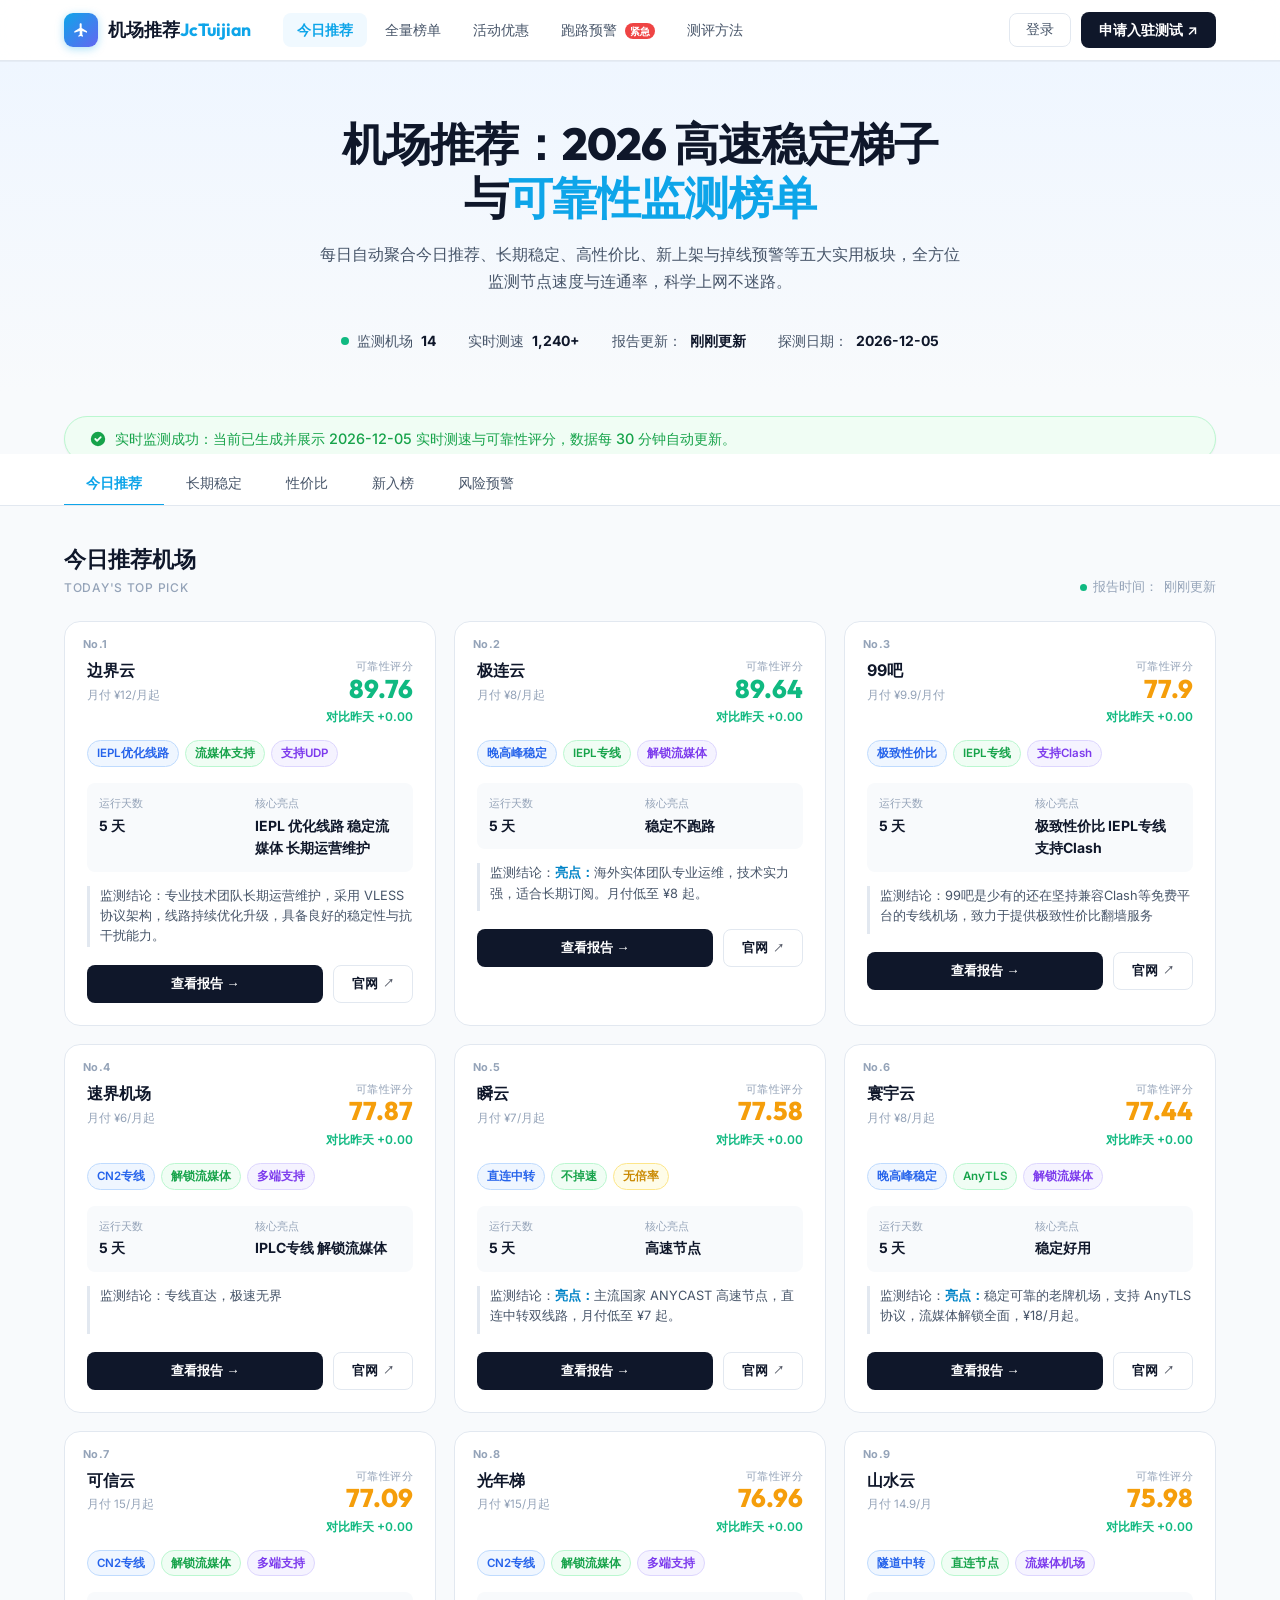
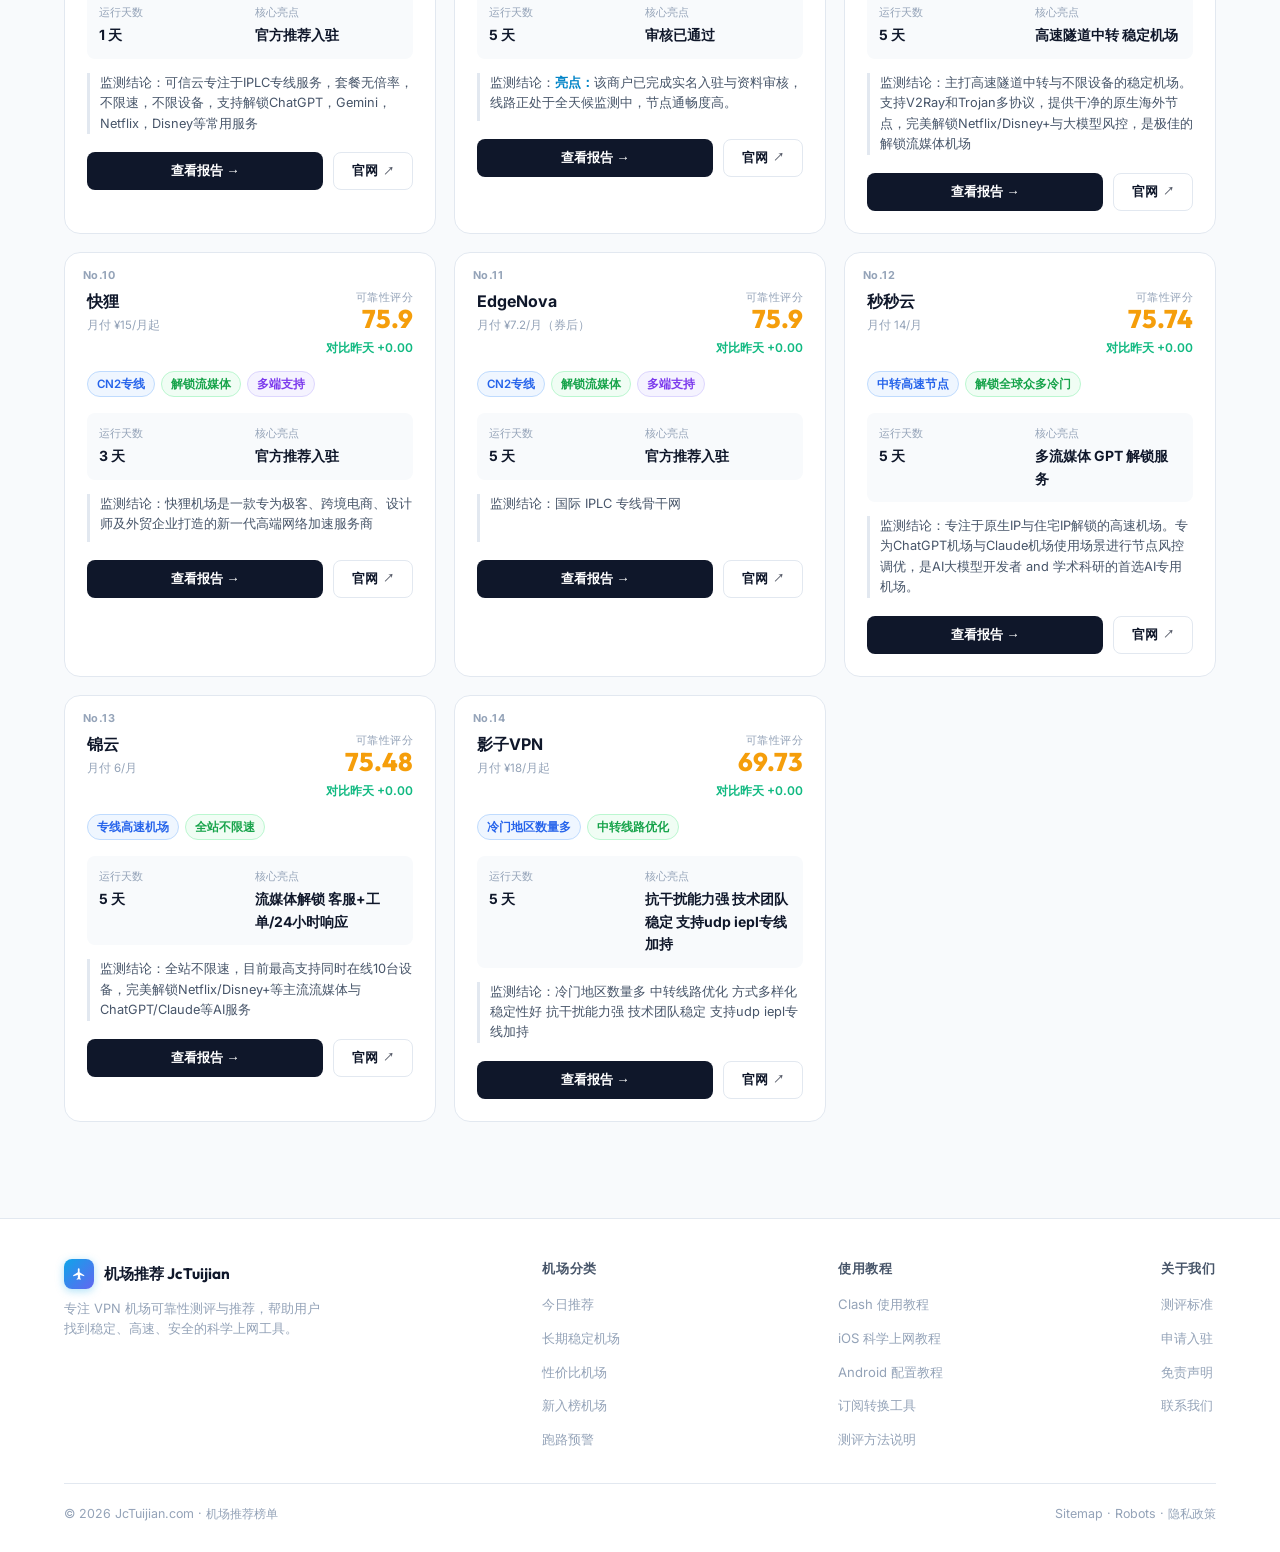
<file: index.html>
<!DOCTYPE html>
<html lang="zh-CN">
<head>
  <meta charset="UTF-8" />
  <meta name="viewport" content="width=device-width, initial-scale=1.0" />

  <!-- ── SEO 核心 ────────────────────────────────────────── -->
  <title>2026常用机场推荐 | 高速稳定科学上网梯子测评与订阅指南 - JcTuijian</title>
  <meta name="description" content="本站（JcTuijian）为您提供2026年高速机场梯子实测。通过7x24小时官网可用性与节点网络测速，精选出稳定好用、超高性价比的Clash/Shadowsocks专线机场，防跑路预警更安全。" />
  <meta name="keywords" content="机场推荐,VPN机场,科学上网,梯子推荐,便宜机场,稳定机场,Clash机场,2026机场推荐,机场测评" />
  <meta name="robots" content="index, follow" />
  <link rel="canonical" href="https://jctuijian.com/" />

  <!-- ── Open Graph ──────────────────────────────────────── -->
  <meta property="og:type"        content="website" />
  <meta property="og:url"         content="https://jctuijian.com/" />
  <meta property="og:title"       content="机场推荐：2026 高速稳定梯子测评 与 可靠性监测榜单" />
  <meta property="og:description" content="每日自动聚合今日推荐、长期稳定、高性价比、新上架与掉线预警等五大实用板块，全方位监测节点速度与连通率。" />
  <meta property="og:locale"      content="zh_CN" />

  <!-- ── Twitter Card ────────────────────────────────────── -->
  <meta name="twitter:card"        content="summary_large_image" />
  <meta name="twitter:title"       content="机场推荐 — JcTuijian" />
  <meta name="twitter:description" content="实时自动更新科学上网机场可靠性，精选今日推荐优质节点。" />

  <!-- ── JSON-LD 结构化数据 ─────────────────────────────── -->
  <script type="application/ld+json">
  {
    "@context": "https://schema.org",
    "@type": "WebSite",
    "name": "机场推荐 JcTuijian",
    "url": "https://jctuijian.com/",
    "description": "2026年VPN机场推荐榜单，实时监测机场可靠性，覆盖今日推荐、长期稳定、性价比等分类。",
    "inLanguage": "zh-CN",
    "potentialAction": {
      "@type": "SearchAction",
      "target": "https://jctuijian.com/?q={search_term_string}",
      "query-input": "required name=search_term_string"
    }
  }
  </script>
  <script type="application/ld+json">
  {
    "@context": "https://schema.org",
    "@type": "ItemList",
    "name": "2026年机场VPN推荐榜单",
    "url": "https://jctuijian.com/",
    "numberOfItems": 9,
    "itemListElement": [
      { "@type": "ListItem", "position": 1, "name": "大象网络", "url": "https://jctuijian.com/airports/elephant/" },
      { "@type": "ListItem", "position": 2, "name": "Now加速",  "url": "https://jctuijian.com/airports/now/" },
      { "@type": "ListItem", "position": 3, "name": "山水云",   "url": "https://jctuijian.com/airports/shanshui/" },
      { "@type": "ListItem", "position": 4, "name": "瞬云",     "url": "https://jctuijian.com/airports/shun/" },
      { "@type": "ListItem", "position": 5, "name": "仙路湾",   "url": "https://jctuijian.com/airports/xianlu/" },
      { "@type": "ListItem", "position": 6, "name": "锦云",     "url": "https://jctuijian.com/airports/jinyun/" }
    ]
  }
  </script>

  <!-- ── 样式 ────────────────────────────────────────────── -->
  <link rel="preconnect" href="https://fonts.googleapis.com" />
  <link rel="preconnect" href="https://fonts.gstatic.com" crossorigin />
  <link rel="stylesheet" href="assets/style.css" />

  <!-- ── Favicon ─────────────────────────────────────────── -->
  <link rel="icon" href="data:image/svg+xml,<svg xmlns='http://www.w3.org/2000/svg' viewBox='0 0 32 32'><rect width='32' height='32' rx='8' fill='%230EA5E9'/><text y='22' x='5' font-size='20'>✈</text></svg>" />
</head>
<body>

<!-- ══════════════════════════════════════════════════════════
     导航栏
══════════════════════════════════════════════════════════ -->
<header>
  <nav class="navbar" id="navbar" aria-label="主导航">
    <div class="container navbar-inner">

      <!-- Logo -->
      <a class="navbar-logo" href="index.html" aria-label="机场推荐 JcTuijian 首页">
        <div class="logo-icon" aria-hidden="true" style="display: flex; align-items: center; justify-content: center;">
          <svg viewBox="0 0 24 24" width="16" height="16" fill="currentColor">
            <path d="M21 16v-2l-8-5V3.5c0-.83-.67-1.5-1.5-1.5S10 2.67 10 3.5V9l-8 5v2l8-2.5V19l-2 1.5V22l3.5-1 3.5 1v-1.5L14 19v-5.5l7 2.5z"/>
          </svg>
        </div>
        <span>机场推荐<span style="color:var(--color-brand);">JcTuijian</span></span>
      </a>

      <!-- Nav Links -->
      <nav class="navbar-nav" aria-label="分类导航">
        <a href="index.html" id="nav-today">今日推荐</a>
        <a href="all.html" id="nav-all">全量榜单</a>
        <a href="promo.html" id="nav-promo">活动优惠</a>
        <a href="risk.html" id="nav-risk">跑路预警 <span class="badge">紧急</span></a>
        <a href="method.html" id="nav-method">测评方法</a>
      </nav>

      <!-- Actions -->
      <div class="navbar-actions">
        <button class="btn-ghost" id="btn-login" aria-label="登录">登录</button>
        <a href="portal.html" class="btn-primary" id="btn-apply" aria-label="申请入驻测试">
          申请入驻测试 ↗
        </a>
      </div>

    </div>
  </nav>
</header>

<!-- ══════════════════════════════════════════════════════════
     Hero 区
══════════════════════════════════════════════════════════ -->
<section class="hero" aria-labelledby="hero-title">
  <div class="container">
    <h1 id="hero-title">
      机场推荐：2026 高速稳定梯子<br />与<span>可靠性监测榜单</span>
    </h1>
    <p class="hero-subtitle">
      每日自动聚合今日推荐、长期稳定、高性价比、新上架与掉线预警等五大实用板块，全方位监测节点速度与连通率，科学上网不迷路。
    </p>

    <!-- 实时统计 -->
    <div class="hero-stats" aria-label="站点统计">
      <div class="hero-stat">
        <span class="dot" aria-hidden="true"></span>
        监测机场 <strong><span id="stat-monitored">0</span></strong>
      </div>
      <div class="hero-stat">
        实时测速 <strong><span id="stat-speedtests">0</span>+</strong>
      </div>
      <div class="hero-stat">
        报告更新：<strong><span id="stat-update">--</span></strong>
      </div>
      <div class="hero-stat">
        探测日期：<strong><span id="stat-detect-date">--</span></strong>
      </div>
    </div>
  </div>
</section>

<!-- 监测提示条 -->
<div class="container" id="detect-notice-container" style="margin-top: 24px; margin-bottom: -8px; display: none;">
  <div id="detect-notice-bar" style="display: flex; align-items: center; gap: 8px; padding: 10px 24px; border-radius: 9999px; font-size: 0.9rem; font-weight: 500; border: 1px solid #fcd34d; background-color: #fffbeb; color: #b45309; box-shadow: 0 1px 2px 0 rgba(0, 0, 0, 0.05); flex-wrap: wrap;">
    <svg viewBox="0 0 20 20" fill="currentColor" style="width: 18px; height: 18px; flex-shrink: 0; color: #d97706;">
      <path fill-rule="evenodd" d="M8.257 3.099c.765-1.36 2.722-1.36 3.486 0l5.58 9.92c.75 1.334-.213 2.98-1.742 2.98H4.42c-1.53 0-2.493-1.646-1.743-2.98l5.58-9.92zM11 13a1 1 0 11-2 0 1 1 0 012 0zm-1-8a1 1 0 00-1 1v3a1 1 0 002 0V6a1 1 0 00-1-1z" clip-rule="evenodd" />
    </svg>
    <span id="detect-notice-text">--</span>
  </div>
</div>

<!-- ══════════════════════════════════════════════════════════
     分类 Tab 栏
══════════════════════════════════════════════════════════ -->
<div class="category-tabs" id="category-tabs" role="tablist" aria-label="机场分类">
  <div class="container">
    <div class="tabs-inner">
      <button class="tab-btn active" data-cat="today"  role="tab" aria-selected="true"  aria-controls="cards-grid" id="tab-today">
        今日推荐
      </button>
      <button class="tab-btn" data-cat="stable" role="tab" aria-selected="false" aria-controls="cards-grid" id="tab-stable">
        长期稳定
      </button>
      <button class="tab-btn" data-cat="value"  role="tab" aria-selected="false" aria-controls="cards-grid" id="tab-value">
        性价比
      </button>
      <button class="tab-btn" data-cat="new"    role="tab" aria-selected="false" aria-controls="cards-grid" id="tab-new">
        新入榜
      </button>
      <button class="tab-btn" data-cat="risk"   role="tab" aria-selected="false" aria-controls="cards-grid" id="tab-risk">
        风险预警
      </button>
    </div>
  </div>
</div>

<!-- ══════════════════════════════════════════════════════════
     排行榜主体
══════════════════════════════════════════════════════════ -->
<main id="ranking-section">
  <div class="container">
    <section class="section">

      <!-- Section Header -->
      <div class="section-header">
        <div class="section-title-group">
          <div class="section-icon" id="section-icon-text" aria-hidden="true" style="display:none"></div>
          <div>
            <h2 class="section-title" id="section-title-text">今日推荐机场</h2>
            <p class="section-subtitle">TODAY'S TOP PICK</p>
          </div>
        </div>
        <div class="section-meta">
          <span class="live-dot" aria-hidden="true"></span>
          报告时间：<span id="stat-update-2">19 小时前</span>
        </div>
      </div>

      <!-- 卡片网格（由 app.js 动态填充）-->
      <div class="cards-grid" id="cards-grid" role="list" aria-label="机场推荐列表">
        <!-- 加载占位 -->
        <div class="empty-state" style="grid-column:1/-1">
          <p>数据加载中...</p>
        </div>
      </div>

    </section>
  </div>
</main>

<!-- ══════════════════════════════════════════════════════════
     Footer
══════════════════════════════════════════════════════════ -->
<footer class="footer">
  <div class="container">
    <div class="footer-inner">

      <!-- Brand -->
      <div class="footer-brand">
        <div class="logo-row">
          <div class="logo-icon" style="width:30px;height:30px;background:linear-gradient(135deg,#0EA5E9,#6366F1);border-radius:8px;display:flex;align-items:center;justify-content:center;color:#fff;box-shadow:0 2px 8px rgba(14,165,233,.35)">
            <svg viewBox="0 0 24 24" width="14" height="14" fill="currentColor">
              <path d="M21 16v-2l-8-5V3.5c0-.83-.67-1.5-1.5-1.5S10 2.67 10 3.5V9l-8 5v2l8-2.5V19l-2 1.5V22l3.5-1 3.5 1v-1.5L14 19v-5.5l7 2.5z"/>
            </svg>
          </div>
          <span class="logo-text">机场推荐 JcTuijian</span>
        </div>
        <p>专注 VPN 机场可靠性测评与推荐，帮助用户找到稳定、高速、安全的科学上网工具。</p>
      </div>

      <!-- 快捷链接 -->
      <div class="footer-links">
        <h4>机场分类</h4>
        <ul>
          <li><a href="#">今日推荐</a></li>
          <li><a href="#">长期稳定机场</a></li>
          <li><a href="#">性价比机场</a></li>
          <li><a href="#">新入榜机场</a></li>
          <li><a href="#">跑路预警</a></li>
        </ul>
      </div>

      <!-- 教程 -->
      <div class="footer-links">
        <h4>使用教程</h4>
        <ul>
          <li><a href="#">Clash 使用教程</a></li>
          <li><a href="#">iOS 科学上网教程</a></li>
          <li><a href="#">Android 配置教程</a></li>
          <li><a href="#">订阅转换工具</a></li>
          <li><a href="#">测评方法说明</a></li>
        </ul>
      </div>

      <!-- 关于 -->
      <div class="footer-links">
        <h4>关于我们</h4>
        <ul>
          <li><a href="#">测评标准</a></li>
          <li><a href="#">申请入驻</a></li>
          <li><a href="#">免责声明</a></li>
          <li><a href="mailto:admin@jctuijian.com">联系我们</a></li>
        </ul>
      </div>

    </div>

    <!-- Bottom Bar -->
    <div class="footer-bottom">
      <span>© 2026 <a href="https://jctuijian.com/">JcTuijian.com</a> · 机场推荐榜单</span>
      <span>
        <a href="/sitemap.xml">Sitemap</a> ·
        <a href="/robots.txt">Robots</a> ·
        <a href="#">隐私政策</a>
      </span>
    </div>
  </div>
</footer>

<!-- ══════════════════════════════════════════════════════════
     脚本
══════════════════════════════════════════════════════════ -->
<script src="assets/data.js?v=202606282"></script>
<script src="assets/app.js?v=202606282"></script>

<!-- 开发提示（上线前删除）-->
<script>
  // 将 stat-update-2 与 stat-update 同步
  window.addEventListener('DOMContentLoaded', () => {
    const a = document.getElementById('stat-update');
    const b = document.getElementById('stat-update-2');
    if (a && b) {
      const observer = new MutationObserver(() => { b.textContent = a.textContent; });
      observer.observe(a, { childList: true, subtree: true, characterData: true });
      b.textContent = window.SITE_STATS?.lastUpdate || '--';
    }
  });
</script>

</body>
</html>
</file>
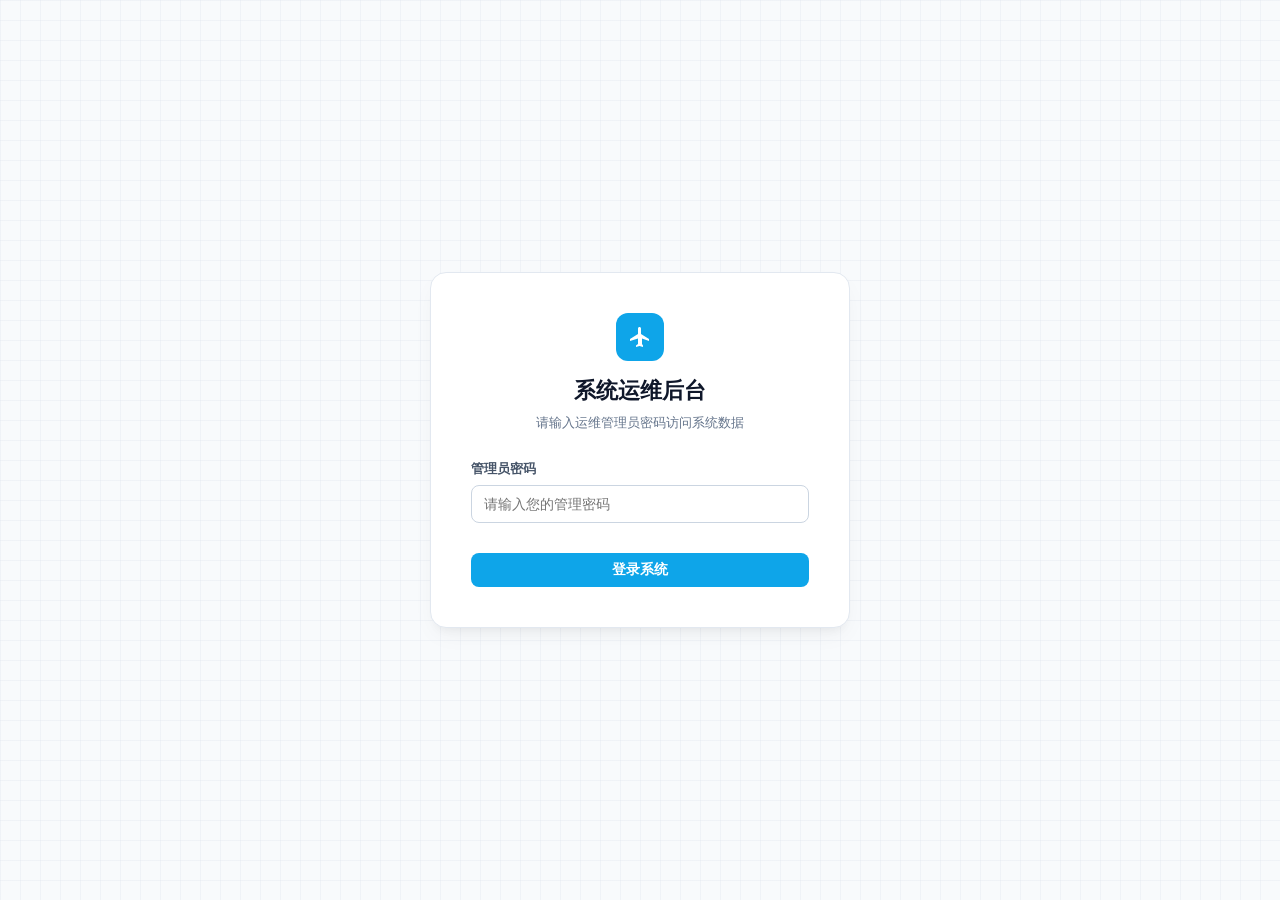
<file: admin.html>
<!DOCTYPE html>
<html lang="zh-CN">
<head>
  <meta charset="UTF-8" />
  <meta name="viewport" content="width=device-width, initial-scale=1.0" />
  <title>本站运维后台管理系统 - JcTuijian</title>
  <meta name="robots" content="noindex, nofollow" />
  <link rel="stylesheet" href="assets/style.css" />
  <link rel="icon" href="data:image/svg+xml,<svg xmlns='http://www.w3.org/2000/svg' viewBox='0 0 32 32'><rect width='32' height='32' rx='8' fill='%230EA5E9'/><text y='22' x='5' font-size='20'>✈</text></svg>" />
  <style>
    /* ── 全局样式与背景 ──────────────────────────────── */
    body {
      background-color: #f8fafc;
      background-image: 
        linear-gradient(rgba(226, 232, 240, 0.4) 1px, transparent 1px),
        linear-gradient(90deg, rgba(226, 232, 240, 0.4) 1px, transparent 1px);
      background-size: 20px 20px;
      min-height: 100vh;
      font-family: var(--font-sans, -apple-system, BlinkMacSystemFont, "Segoe UI", Roboto, sans-serif);
      margin: 0; padding: 0;
    }
    
    /* ── 登录卡片样式 ────────────────────────────────── */
    .login-container {
      display: flex;
      justify-content: center;
      align-items: center;
      min-height: 100vh;
      padding: 20px;
    }
    .login-card {
      background: #ffffff;
      border: 1px solid #e2e8f0;
      box-shadow: 0 10px 25px -5px rgba(0, 0, 0, 0.05), 0 8px 10px -6px rgba(0, 0, 0, 0.05);
      border-radius: 16px;
      padding: 40px;
      width: 100%;
      max-width: 420px;
    }
    
    /* ── 双栏管理后台布局 ────────────────────────────── */
    .admin-container {
      display: flex;
      min-height: 100vh;
    }
    
    /* 左侧侧边栏 */
    .admin-sidebar {
      width: 260px;
      background: #0f172a;
      color: #f8fafc;
      padding: 24px 16px;
      display: flex;
      flex-direction: column;
      flex-shrink: 0;
      box-shadow: 4px 0 15px rgba(15, 23, 42, 0.1);
    }
    .sidebar-brand {
      display: flex;
      align-items: center;
      gap: 10px;
      padding: 0 12px 24px;
      border-bottom: 1px solid rgba(255,255,255,0.08);
      margin-bottom: 24px;
    }
    .sidebar-brand .logo-icon {
      width: 32px;
      height: 32px;
      background: #0ea5e9;
      border-radius: 8px;
      display: flex;
      align-items: center;
      justify-content: center;
      color: #fff;
    }
    .sidebar-brand span {
      font-size: 1.1rem;
      font-weight: 800;
      letter-spacing: 0.5px;
    }
    .sidebar-menu {
      display: flex;
      flex-direction: column;
      gap: 6px;
      flex: 1;
    }
    .menu-item {
      display: flex;
      align-items: center;
      gap: 12px;
      padding: 12px 16px;
      color: #94a3b8;
      font-size: 0.9rem;
      font-weight: 600;
      border-radius: 8px;
      text-decoration: none;
      transition: all 0.2s;
      cursor: pointer;
    }
    .menu-item:hover {
      background: rgba(255,255,255,0.05);
      color: #f8fafc;
    }
    .menu-item.active {
      background: #0ea5e9;
      color: #ffffff;
    }
    .badge-count {
      background: #ef4444;
      color: #fff;
      font-size: 0.72rem;
      padding: 2px 6px;
      border-radius: 10px;
      margin-left: auto;
      font-weight: 700;
    }
    
    /* 右侧主内容区 */
    .admin-main {
      flex: 1;
      padding: 40px;
      overflow-y: auto;
    }
    .header-row {
      display: flex;
      justify-content: space-between;
      align-items: center;
      margin-bottom: 32px;
      border-bottom: 1px solid #e2e8f0;
      padding-bottom: 20px;
    }
    .page-title {
      font-size: 1.6rem;
      font-weight: 800;
      color: #0f172a;
      margin: 0;
    }
    .btn-action {
      background: #0ea5e9;
      color: #ffffff;
      border: none;
      font-size: 0.85rem;
      font-weight: 700;
      padding: 8px 16px;
      border-radius: 8px;
      cursor: pointer;
      display: inline-flex;
      align-items: center;
      gap: 6px;
      transition: all 0.2s;
    }
    .btn-action:hover {
      background: #0284c7;
    }
    .btn-secondary {
      background: #f1f5f9;
      color: #475569;
      border: 1px solid #cbd5e1;
    }
    .btn-secondary:hover {
      background: #e2e8f0;
    }
    .btn-danger {
      background: #ef4444;
      color: white;
    }
    .btn-danger:hover {
      background: #dc2626;
    }
    .btn-success {
      background: #10b981;
      color: white;
    }
    .btn-success:hover {
      background: #059669;
    }

    /* ── 数据统计卡片 ──────────────────────────────── */
    .stats-grid {
      display: grid;
      grid-template-columns: repeat(auto-fit, minmax(220px, 1fr));
      gap: 24px;
      margin-bottom: 32px;
    }
    .stat-card {
      background: #ffffff;
      border: 1px solid #e2e8f0;
      border-radius: 12px;
      padding: 24px;
      box-shadow: 0 1px 3px rgba(0,0,0,0.05);
    }
    .stat-card-label {
      font-size: 0.8rem;
      color: #64748b;
      font-weight: 600;
      margin-bottom: 8px;
      text-transform: uppercase;
      letter-spacing: 0.5px;
    }
    .stat-card-value {
      font-size: 1.8rem;
      font-weight: 800;
      color: #0f172a;
      margin: 0;
    }
    
    /* ── 表格与卡片列表 ────────────────────────────── */
    .content-card {
      background: #ffffff;
      border: 1px solid #e2e8f0;
      border-radius: 16px;
      padding: 28px;
      box-shadow: 0 1px 3px rgba(0,0,0,0.02);
      margin-bottom: 32px;
    }
    .table-responsive {
      overflow-x: auto;
      margin-top: 16px;
    }
    .admin-table {
      width: 100%;
      border-collapse: collapse;
      text-align: left;
      font-size: 0.88rem;
    }
    .admin-table th {
      padding: 14px 16px;
      border-bottom: 2px solid #e2e8f0;
      color: #475569;
      font-weight: 700;
    }
    .admin-table td {
      padding: 14px 16px;
      border-bottom: 1px solid #f1f5f9;
      color: #0f172a;
      vertical-align: middle;
    }
    .admin-table tr:hover td {
      background: #f8fafc;
    }
    
    /* ── 标签与徽章 ──────────────────────────────── */
    .status-badge {
      display: inline-flex;
      align-items: center;
      padding: 4px 8px;
      border-radius: 6px;
      font-size: 0.75rem;
      font-weight: 700;
      gap: 5px;
    }
    .status-active { background: #f0fdf4; color: #16a34a; }
    .status-pending { background: #fffbeb; color: #d97706; }
    .status-paused { background: #f1f5f9; color: #64748b; }
    .status-banned { background: #fef2f2; color: #dc2626; }
    .status-risk { background: #fff7ed; color: #ea580c; border: 1px solid #fed7aa; }

    /* ── 弹窗 Modal ────────────────────────────────── */
    .modal-overlay {
      position: fixed;
      top: 0; left: 0; right: 0; bottom: 0;
      background: rgba(15, 23, 42, 0.4);
      backdrop-filter: blur(4px);
      display: flex;
      justify-content: center;
      align-items: center;
      z-index: 1000;
      opacity: 0; pointer-events: none;
      transition: all 0.25s ease;
    }
    .modal-overlay.open {
      opacity: 1; pointer-events: auto;
    }
    .modal-box {
      background: #ffffff;
      border-radius: 16px;
      width: 100%;
      max-width: 600px;
      max-height: 90vh;
      overflow-y: auto;
      padding: 32px;
      box-shadow: 0 20px 25px -5px rgba(0,0,0,0.1);
      transform: translateY(20px);
      transition: all 0.25s ease;
    }
    .modal-overlay.open .modal-box {
      transform: translateY(0);
    }
    .modal-title {
      font-size: 1.25rem;
      font-weight: 800;
      color: #0f172a;
      margin: 0 0 20px;
    }
    .form-group {
      margin-bottom: 18px;
    }
    .form-group label {
      display: block;
      font-size: 0.82rem;
      font-weight: 700;
      color: #475569;
      margin-bottom: 6px;
    }
    .form-control {
      width: 100%;
      box-sizing: border-box;
      padding: 10px 12px;
      border: 1px solid #cbd5e1;
      border-radius: 8px;
      font-size: 0.9rem;
      background: #fff;
      color: #0f172a;
      transition: all 0.2s;
    }
    .form-control:focus {
      outline: none;
      border-color: #0ea5e9;
      box-shadow: 0 0 0 3px rgba(14, 165, 233, 0.15);
    }
    .modal-footer {
      display: flex;
      justify-content: flex-end;
      gap: 12px;
      margin-top: 24px;
      border-top: 1px solid #e2e8f0;
      padding-top: 20px;
    }
  </style>
</head>
<body>

  <!-- 1. 登录面板 (未登录时展示) -->
  <div class="login-container" id="login-section">
    <div class="login-card">
      <div style="text-align: center; margin-bottom: 24px;">
        <div style="width: 48px; height: 48px; background: #0ea5e9; border-radius: 12px; display: inline-flex; align-items: center; justify-content: center; color: white; margin-bottom: 12px;">
          <svg viewBox="0 0 24 24" width="24" height="24" fill="currentColor">
            <path d="M21 16v-2l-8-5V3.5c0-.83-.67-1.5-1.5-1.5S10 2.67 10 3.5V9l-8 5v2l8-2.5V19l-2 1.5V22l3.5-1 3.5 1v-1.5L14 19v-5.5l7 2.5z"/>
          </svg>
        </div>
        <h2 style="font-size: 1.4rem; font-weight: 800; margin: 0; color: #0f172a;">系统运维后台</h2>
        <p style="font-size: 0.8rem; color: #64748b; margin: 4px 0 0;">请输入运维管理员密码访问系统数据</p>
      </div>

      <form id="admin-login-form">
        <div class="form-group">
          <label for="l-pass">管理员密码</label>
          <input type="password" id="l-pass" class="form-control" placeholder="请输入您的管理密码" required autocomplete="current-password"/>
        </div>
        <button class="btn-action" style="width: 100%; margin-top: 12px; justify-content: center;" type="submit">登录系统</button>
      </form>
    </div>
  </div>

  <!-- 2. 后台主面板 (已登录展示) -->
  <div class="admin-container" id="console-section" style="display: none;">
    <!-- 左侧导航 -->
    <aside class="admin-sidebar">
      <div class="sidebar-brand">
        <div class="logo-icon">
          <svg viewBox="0 0 24 24" width="16" height="16" fill="currentColor">
            <path d="M21 16v-2l-8-5V3.5c0-.83-.67-1.5-1.5-1.5S10 2.67 10 3.5V9l-8 5v2l8-2.5V19l-2 1.5V22l3.5-1 3.5 1v-1.5L14 19v-5.5l7 2.5z"/>
          </svg>
        </div>
        <span>运维管理系统</span>
      </div>

      <nav class="sidebar-menu">
        <a class="menu-item active" onclick="switchView('overview', this)">
          <span>📊 控制台概览</span>
        </a>
        <a class="menu-item" onclick="switchView('pending-audits', this)">
          <span>⏳ 待审核申请</span>
          <span class="badge-count" id="pending-badge" style="display: none;">0</span>
        </a>
        <a class="menu-item" onclick="switchView('airports-manage', this)">
          <span>🔌 监测机场管理</span>
        </a>
        <a class="menu-item" onclick="switchView('orders-manage', this)">
          <span>💰 充值订单核对</span>
          <span class="badge-count" id="orders-badge" style="display: none; background: #ea580c;">0</span>
        </a>
        <a class="menu-item" onclick="switchView('promos-manage', this)">
          <span>🎁 优惠活动管理</span>
        </a>
      </nav>

      <div style="border-top:1px solid rgba(255,255,255,0.08); padding-top:20px; display:flex; flex-direction:column; gap:8px;">
        <button class="btn-action btn-secondary" style="background:transparent; color:#94a3b8; border:1px solid #334155; font-size:0.8rem; justify-content:center;" onclick="window.open('index.html')">回到首页 ↗</button>
        <button class="btn-action btn-danger" style="font-size:0.8rem; justify-content:center;" onclick="adminLogout()">安全退出</button>
      </div>
    </aside>

    <!-- 右侧内容 -->
    <main class="admin-main">
      <!-- 视图：概览 -->
      <section id="view-overview" class="view-panel">
        <div class="header-row">
          <h1 class="page-title">数据概览</h1>
          <button class="btn-action btn-secondary" onclick="loadAllData()">🔄 刷新数据</button>
        </div>

        <div class="stats-grid">
          <div class="stat-card">
            <div class="stat-card-label">待审核入驻</div>
            <div class="stat-card-value" id="stat-pending">0</div>
          </div>
          <div class="stat-card">
            <div class="stat-card-label">活动监测机场</div>
            <div class="stat-card-value" id="stat-active">0</div>
          </div>
          <div class="stat-card">
            <div class="stat-card-label">待核对订单</div>
            <div class="stat-card-value" id="stat-orders">0</div>
          </div>
          <div class="stat-card">
            <div class="stat-card-label">商户总余额</div>
            <div class="stat-card-value" id="stat-balance">¥0.00</div>
          </div>
        </div>

        <div class="content-card">
          <h3 style="margin-top:0; font-weight:800; color:#0f172a;">快速说明</h3>
          <p style="color:#475569; font-size:0.9rem; line-height:1.6; margin:0;">
            欢迎使用机场推荐运维系统。在此您可以：<br />
            1. <strong>待审核申请</strong>：查看商户在自助控制台（`portal.html`）填写的入驻表单，审核确认其可用性后，修改状态为“在线展现”并赋予推荐分类标签。<br />
            2. <strong>监测机场管理</strong>：查看所有在库的监测对象，快速微调它们的可用性评分、CPC 竞价、修改标签描述或手动加减款。<br />
            3. <strong>充值订单核对</strong>：核对商家转账的 USDT TxID / CNY 金额，确认收到款项后点击“确认入账”会自动往该商家的可用余额中充值。
          </p>
        </div>
      </section>

      <!-- 视图：待审核申请 -->
      <section id="view-pending-audits" class="view-panel" style="display: none;">
        <div class="header-row">
          <h1 class="page-title">待审核入驻商户</h1>
        </div>

        <div class="content-card">
          <div class="table-responsive">
            <table class="admin-table">
              <thead>
                <tr>
                  <th>机场名称</th>
                  <th>联系邮箱</th>
                  <th>商户注册网址</th>
                  <th>测速订阅链接</th>
                  <th>运营时间(天)</th>
                  <th>状态</th>
                  <th>操作</th>
                </tr>
              </thead>
              <tbody id="pending-list-tbody">
                <tr><td colspan="7" style="text-align:center;color:#64748b;">数据加载中...</td></tr>
              </tbody>
            </table>
          </div>
        </div>
      </section>

      <!-- 视图：机场管理 -->
      <section id="view-airports-manage" class="view-panel" style="display: none;">
        <div class="header-row">
          <h1 class="page-title">监测机场列表</h1>
          <button class="btn-action" onclick="openAddAirportModal()">➕ 手动添加新机场</button>
        </div>

        <div class="content-card">
          <div class="table-responsive">
            <table class="admin-table">
              <thead>
                <tr>
                  <th>机场名称 (ID)</th>
                  <th>价格信息</th>
                  <th>状态</th>
                  <th>竞价金额</th>
                  <th>账户余额</th>
                  <th>系统评分</th>
                  <th>分类标签</th>
                  <th>操作</th>
                </tr>
              </thead>
              <tbody id="airports-list-tbody">
                <tr><td colspan="8" style="text-align:center;color:#64748b;">数据加载中...</td></tr>
              </tbody>
            </table>
          </div>
        </div>
      </section>

      <!-- 视图：充值订单核对 -->
      <section id="view-orders-manage" class="view-panel" style="display: none;">
        <div class="header-row">
          <h1 class="page-title">充值与入驻订单</h1>
        </div>

        <div class="content-card">
          <div class="table-responsive">
            <table class="admin-table">
              <thead>
                <tr>
                  <th>订单号</th>
                  <th>所属机场 ID</th>
                  <th>订单类型</th>
                  <th>人民币金额</th>
                  <th>USDT 金额</th>
                  <th>TxID 交易哈希</th>
                  <th>提交时间</th>
                  <th>状态</th>
                  <th>操作</th>
                </tr>
              </thead>
              <tbody id="orders-list-tbody">
                <tr><td colspan="9" style="text-align:center;color:#64748b;">数据加载中...</td></tr>
              </tbody>
            </table>
          </div>
        </div>
      </section>

      <!-- 视图：优惠活动管理 -->
      <section id="view-promos-manage" class="view-panel" style="display: none;">
        <div class="header-row">
          <h1 class="page-title">优惠活动广告管理</h1>
        </div>

        <div class="content-card">
          <div class="table-responsive">
            <table class="admin-table">
              <thead>
                <tr>
                  <th>机场ID</th>
                  <th>优惠码</th>
                  <th>广告标题</th>
                  <th>折扣比例</th>
                  <th>购买时长(月)</th>
                  <th>已花金额</th>
                  <th>到期时间</th>
                  <th>状态</th>
                  <th>操作</th>
                </tr>
              </thead>
              <tbody id="promos-list-tbody">
                <tr><td colspan="9" style="text-align:center;color:#64748b;">数据加载中...</td></tr>
              </tbody>
            </table>
          </div>
        </div>
      </section>
    </main>
  </div>

  <!-- ── 弹窗 1：审核通过与编辑资料 ────────────────────── -->
  <div class="modal-overlay" id="edit-airport-overlay">
    <div class="modal-box">
      <h3 class="modal-title" id="edit-modal-title">编辑机场属性</h3>
      
      <form id="edit-airport-form">
        <input type="hidden" id="edit-id" />
        
        <div style="display:grid; grid-template-columns: 1fr 1fr; gap:16px;">
          <div class="form-group">
            <label for="edit-name">机场名称 *</label>
            <input type="text" id="edit-name" class="form-control" required />
          </div>
          <div class="form-group">
            <label for="edit-status">展示状态 *</label>
            <select id="edit-status" class="form-control">
              <option value="active">active (在线展现/监测中)</option>
              <option value="pending">pending (等待审核)</option>
              <option value="paused">paused (暂停监测/待入驻)</option>
              <option value="banned">banned (已封禁/违规)</option>
              <option value="risk">risk (跑路预警中)</option>
            </select>
          </div>
        </div>

        <div class="form-group">
          <label for="edit-website">官网链接 *</label>
          <input type="url" id="edit-website" class="form-control" required />
        </div>

        <div class="form-group">
          <label for="edit-affiliate">推荐注册链接 *</label>
          <input type="url" id="edit-affiliate" class="form-control" required />
        </div>

        <div class="form-group">
          <label for="edit-sub">订阅链接 (私密监测用)</label>
          <input type="url" id="edit-sub" class="form-control" placeholder="以 http:// 或 https:// 开头" />
        </div>

        <div style="display:grid; grid-template-columns: 1fr 1fr 1fr; gap:16px;">
          <div class="form-group">
            <label for="edit-price">起步月付价格</label>
            <input type="text" id="edit-price" class="form-control" placeholder="例如: ¥15/月起" />
          </div>
          <div class="form-group">
            <label for="edit-bid">单次点击出价 (元)</label>
            <input type="number" id="edit-bid" class="form-control" step="0.05" min="0.5" />
          </div>
          <div class="form-group">
            <label for="edit-days">运营天数</label>
            <input type="number" id="edit-days" class="form-control" min="0" />
          </div>
        </div>

        <div class="form-group">
          <label for="edit-tags">分类标签 (使用逗号或空格隔开，如: IPLC专线, 大带宽, 解锁流媒体)</label>
          <input type="text" id="edit-tags" class="form-control" placeholder="例如: 晚高峰稳定, IEPL专线, 解锁流媒体" />
        </div>

        <div class="form-group">
          <label>所处版块 (勾选加入相应榜单)</label>
          <div style="display: flex; gap: 16px; flex-wrap: wrap; margin-top: 8px; background: #f8fafc; padding: 12px; border: 1px solid #cbd5e1; border-radius: 8px;">
            <label style="display: flex; align-items: center; gap: 6px; font-weight: normal; cursor: pointer; color: #475569;">
              <input type="checkbox" name="edit-cat-cb" value="today" style="width: 16px; height: 16px;" /> 今日推荐
            </label>
            <label style="display: flex; align-items: center; gap: 6px; font-weight: normal; cursor: pointer; color: #475569;">
              <input type="checkbox" name="edit-cat-cb" value="stable" style="width: 16px; height: 16px;" /> 长期稳定
            </label>
            <label style="display: flex; align-items: center; gap: 6px; font-weight: normal; cursor: pointer; color: #475569;">
              <input type="checkbox" name="edit-cat-cb" value="value" style="width: 16px; height: 16px;" /> 性价比
            </label>
            <label style="display: flex; align-items: center; gap: 6px; font-weight: normal; cursor: pointer; color: #475569;">
              <input type="checkbox" name="edit-cat-cb" value="new" style="width: 16px; height: 16px;" /> 新入榜
            </label>
            <label style="display: flex; align-items: center; gap: 6px; font-weight: normal; cursor: pointer; color: #475569;">
              <input type="checkbox" name="edit-cat-cb" value="risk" style="width: 16px; height: 16px;" /> 风险预警
            </label>
          </div>
        </div>

        <div class="form-group">
          <label for="edit-highlight">卡片右上角亮点描述 (如: 稳定不跑路)</label>
          <input type="text" id="edit-highlight" class="form-control" />
        </div>

        <div class="form-group">
          <label for="edit-conclusion">详细测评总结</label>
          <textarea id="edit-conclusion" class="form-control" rows="3" placeholder="亮点：提供海外高防接入，专线节点多..."></textarea>
        </div>

        <div class="modal-footer">
          <button type="button" class="btn-action btn-secondary" onclick="closeModal('edit-airport-overlay')">取消</button>
          <button type="submit" class="btn-action">保存更新</button>
        </div>
      </form>
    </div>
  </div>

  <!-- ── 弹窗 2：充值与余额微调 ────────────────────── -->
  <div class="modal-overlay" id="balance-airport-overlay">
    <div class="modal-box" style="max-width: 400px;">
      <h3 class="modal-title">账户余额微调</h3>
      <form id="balance-form">
        <input type="hidden" id="balance-target-id" />
        
        <div class="form-group">
          <label>当前商户</label>
          <div style="font-weight: 800; font-size: 1.1rem; color: #0f172a;" id="balance-target-name">--</div>
        </div>

        <div class="form-group">
          <label>当前余额</label>
          <div style="font-weight: 700; color: #16a34a;" id="balance-current-val">¥0.00</div>
        </div>

        <div class="form-group">
          <label for="balance-adjust-amount">调整金额 (元) *</label>
          <input type="number" id="balance-adjust-amount" class="form-control" step="1" required placeholder="输入 100 增加，输入 -50 减少" />
        </div>

        <div class="modal-footer">
          <button type="button" class="btn-action btn-secondary" onclick="closeModal('balance-airport-overlay')">取消</button>
          <button type="submit" class="btn-action">立即确认</button>
        </div>
      </form>
    </div>
  </div>

  <!-- ── 脚本逻辑 ────────────────────────────────────── -->
  <script>
    const SUPABASE_URL      = 'https://jsdvhryfmuadxaijmsjb.supabase.co';
    const SUPABASE_ANON_KEY = 'sb_publishable_ufJ4lt-JiL9ONh5X9X6ZHw_PE58RM1F';
    
    // 🔒 管理员登录密码（站长可在此任意更改为您自己的安全密码）
    const ADMIN_PASSWORD_HASH = 'lpb89212'; 

    let airportsList = [];
    let ordersList = [];
    let promosList = [];

    document.addEventListener('DOMContentLoaded', () => {
      checkLoginStatus();
      
      document.getElementById('admin-login-form').addEventListener('submit', (e) => {
        e.preventDefault();
        const pass = document.getElementById('l-pass').value;
        if (pass === ADMIN_PASSWORD_HASH) {
          localStorage.setItem('jct_admin_auth', 'success_auth_admin');
          checkLoginStatus();
        } else {
          alert('密码校验失败，请重新输入！');
        }
      });

      document.getElementById('edit-airport-form').addEventListener('submit', handleSaveAirport);
      document.getElementById('balance-form').addEventListener('submit', handleAdjustBalance);
    });

    function checkLoginStatus() {
      const auth = localStorage.getItem('jct_admin_auth');
      if (auth === 'success_auth_admin') {
        document.getElementById('login-section').style.display = 'none';
        document.getElementById('console-section').style.display = 'flex';
        loadAllData();
      } else {
        document.getElementById('login-section').style.display = 'flex';
        document.getElementById('console-section').style.display = 'none';
      }
    }

    function adminLogout() {
      localStorage.removeItem('jct_admin_auth');
      checkLoginStatus();
    }

    // ── 加载数据 ───────────────────────────────────────
    async function loadAllData() {
      try {
        const headers = {
          'apikey':        SUPABASE_ANON_KEY,
          'Authorization': `Bearer ${SUPABASE_ANON_KEY}`,
        };

        // 1. Fetch Airports
        airportsList = await fetch(`${SUPABASE_URL}/rest/v1/airports?select=*&order=created_at.desc`, { headers })
          .then(r => r.json());

        // 2. Fetch Orders
        ordersList = await fetch(`${SUPABASE_URL}/rest/v1/recharge_orders?select=*&order=created_at.desc`, { headers })
          .then(r => r.json());

        // 3. Fetch Promos
        promosList = await fetch(`${SUPABASE_URL}/rest/v1/promotions?select=*&order=created_at.desc`, { headers })
          .then(r => r.json());

        renderDashboard();
      } catch (e) {
        console.error('Failed to load data:', e);
        alert('读取云数据库出错，请确认您的 Supabase 配置或网络连接是否通畅。');
      }
    }

    function renderDashboard() {
      // 1. 统计数据
      const pendings = airportsList.filter(a => a.status === 'pending');
      const actives = airportsList.filter(a => a.status === 'active');
      const pendingOrders = ordersList.filter(o => o.status === 'pending');
      const totalBalance = airportsList.reduce((acc, a) => acc + parseFloat(a.balance || 0), 0);

      document.getElementById('stat-pending').textContent = pendings.length;
      document.getElementById('stat-active').textContent = actives.length;
      document.getElementById('stat-orders').textContent = pendingOrders.length;
      document.getElementById('stat-balance').textContent = `¥${totalBalance.toFixed(2)}`;

      // 菜单徽章
      const pendingBadge = document.getElementById('pending-badge');
      if (pendings.length > 0) {
        pendingBadge.textContent = pendings.length;
        pendingBadge.style.display = 'inline-block';
      } else {
        pendingBadge.style.display = 'none';
      }

      const ordersBadge = document.getElementById('orders-badge');
      if (pendingOrders.length > 0) {
        ordersBadge.textContent = pendingOrders.length;
        ordersBadge.style.display = 'inline-block';
      } else {
        ordersBadge.style.display = 'none';
      }

      // 2. 渲染待审核列表
      renderPendingList(pendings);

      // 3. 渲染机场列表
      renderAirportsList(airportsList);

      // 4. 渲染订单列表
      renderOrdersList(ordersList);

      // 5. 渲染促销广告列表
      renderPromosList(promosList);
    }

    // ── 待审核列表渲染 ─────────────────────────────────
    function renderPendingList(pendings) {
      const tbody = document.getElementById('pending-list-tbody');
      tbody.innerHTML = '';
      if (pendings.length === 0) {
        tbody.innerHTML = '<tr><td colspan="7" style="text-align:center;color:#64748b;">✅ 暂无待审核入驻商户</td></tr>';
        return;
      }

      pendings.forEach(a => {
        const tr = document.createElement('tr');
        tr.innerHTML = `
          <td style="font-weight:700;">${escapeHtml(a.name)}</td>
          <td><a href="mailto:${escapeHtml(a.merchant_email)}" style="color:#0ea5e9;">${escapeHtml(a.merchant_email)}</a></td>
          <td><a href="${escapeHtml(a.website_url)}" target="_blank">${escapeHtml(a.website_url)}</a></td>
          <td>${a.sub_url ? `<span style="font-family:monospace; font-size:0.75rem; color:#64748b;">${escapeHtml(a.sub_url.substring(0,35))}...</span>` : '<span style="color:#94a3b8;">无</span>'}</td>
          <td>${a.days_online || 0} 天</td>
          <td><span class="status-badge status-pending">待审核</span></td>
          <td>
            <div style="display:flex;gap:6px;">
              <button class="btn-action btn-success" style="font-size:0.75rem;padding:4px 8px;" onclick="approveAirport('${a.id}')">通过并上架</button>
              <button class="btn-action btn-danger" style="font-size:0.75rem;padding:4px 8px;" onclick="deleteAirport('${a.id}')">拒绝/删除</button>
            </div>
          </td>
        `;
        tbody.appendChild(tr);
      });
    }

    // ── 机场管理列表渲染 ───────────────────────────────
    function renderAirportsList(list) {
      const tbody = document.getElementById('airports-list-tbody');
      tbody.innerHTML = '';
      if (list.length === 0) {
        tbody.innerHTML = '<tr><td colspan="8" style="text-align:center;color:#64748b;">无可监测机场记录</td></tr>';
        return;
      }

      list.forEach(a => {
        const tr = document.createElement('tr');
        let badgeClass = 'status-active';
        let statusZh = 'active (在线)';
        if (a.status === 'pending') { badgeClass = 'status-pending'; statusZh = '待审核'; }
        else if (a.status === 'paused') { badgeClass = 'status-paused'; statusZh = '待付上架费'; }
        else if (a.status === 'banned') { badgeClass = 'status-banned'; statusZh = '已暂停/封禁'; }
        else if (a.status === 'risk') { badgeClass = 'status-risk'; statusZh = '跑路预警'; }

        tr.innerHTML = `
          <td>
            <div style="font-weight:800;color:#0f172a;">${escapeHtml(a.name)}</div>
            <div style="font-size:0.7rem;color:#64748b;font-family:monospace;">ID: ${escapeHtml(a.id)}</div>
          </td>
          <td style="font-weight:600;">${escapeHtml(a.price || '--')}</td>
          <td><span class="status-badge ${badgeClass}">${statusZh}</span></td>
          <td>¥${(a.bid_price || 0).toFixed(2)}</td>
          <td style="font-weight:700; color:${a.balance < 10 ? '#ef4444' : '#16a34a'}">¥${(a.balance || 0).toFixed(2)}</td>
          <td><strong style="color:#0ea5e9;">${a.score || '--'}</strong></td>
          <td>
            <div style="display:flex;flex-wrap:wrap;gap:4px;">
              ${(a.tags || []).map(t => `<span style="font-size:0.65rem; background:#f1f5f9; padding:2px 6px; border-radius:4px; font-weight:600; color:#475569;">${escapeHtml(t)}</span>`).join('')}
            </div>
          </td>
          <td>
            <div style="display:flex;gap:6px;">
              <button class="btn-action" style="font-size:0.72rem;padding:4px 8px;" onclick="openEditModal('${a.id}')">编辑</button>
              <button class="btn-action btn-secondary" style="font-size:0.72rem;padding:4px 8px;border-color:#0ea5e9;color:#0ea5e9;" onclick="openBalanceModal('${a.id}')">加/减款</button>
              <button class="btn-action btn-danger" style="font-size:0.72rem;padding:4px 8px;" onclick="deleteAirport('${a.id}')">删除</button>
            </div>
          </td>
        `;
        tbody.appendChild(tr);
      });
    }

    // ── 充值订单核对列表渲染 ───────────────────────────
    function renderOrdersList(list) {
      const tbody = document.getElementById('orders-list-tbody');
      tbody.innerHTML = '';
      if (list.length === 0) {
        tbody.innerHTML = '<tr><td colspan="9" style="text-align:center;color:#64748b;">暂无充值申请订单</td></tr>';
        return;
      }

      list.forEach(o => {
        const tr = document.createElement('tr');
        let statusBadge = '';
        if (o.status === 'success') statusBadge = '<span class="status-badge status-active">已入账</span>';
        else if (o.status === 'failed') statusBadge = '<span class="status-badge status-banned">已拒绝</span>';
        else statusBadge = '<span class="status-badge status-pending">待确认</span>';

        const cDate = new Date(o.created_at).toLocaleString('zh-CN');

        tr.innerHTML = `
          <td style="font-family:monospace;font-size:0.75rem;">${escapeHtml(o.id)}</td>
          <td style="font-weight:700;">${escapeHtml(o.airport_id)}</td>
          <td>${o.order_type === 'entry' ? '<span style="color:#7c3aed;font-weight:700;">入驻初装费</span>' : '普通额度充值'}</td>
          <td style="font-weight:700;">¥${o.amount_cny}</td>
          <td>$${o.amount_usdt}</td>
          <td>
            ${o.tx_id ? `<a href="https://tronscan.org/#/transaction/${o.tx_id}" target="_blank" style="font-family:monospace;font-size:0.72rem;color:#0ea5e9;">${o.tx_id.substring(0,12)}... ↗</a>` : '<span style="color:#94a3b8;">无 TxID</span>'}
          </td>
          <td style="font-size:0.75rem;color:#64748b;">${cDate}</td>
          <td>${statusBadge}</td>
          <td>
            ${o.status === 'pending' ? `
              <div style="display:flex;gap:4px;">
                <button class="btn-action btn-success" style="font-size:0.7rem;padding:2px 6px;" onclick="confirmOrder('${o.id}', '${o.airport_id}', ${o.amount_cny})">确认收款</button>
                <button class="btn-action btn-danger" style="font-size:0.7rem;padding:2px 6px;" onclick="rejectOrder('${o.id}')">拒绝</button>
              </div>
            ` : `<button class="btn-action btn-danger" style="font-size:0.7rem;padding:2px 6px;background:#f1f5f9;color:#ef4444;border:none;" onclick="deleteOrder('${o.id}')">删除记录</button>`}
          </td>
        `;
        tbody.appendChild(tr);
      });
    }

    // ── 广告活动列表渲染 ───────────────────────────────
    function renderPromosList(list) {
      const tbody = document.getElementById('promos-list-tbody');
      tbody.innerHTML = '';
      if (list.length === 0) {
        tbody.innerHTML = '<tr><td colspan="9" style="text-align:center;color:#64748b;">暂无优惠券广告记录</td></tr>';
        return;
      }

      list.forEach(p => {
        const tr = document.createElement('tr');
        const isExpired = new Date(p.expires_at) < new Date();
        const statusBadge = isExpired
          ? '<span class="status-badge status-paused">已过期</span>'
          : '<span class="status-badge status-active">投放中</span>';
        
        const expireDate = new Date(p.expires_at).toLocaleDateString('zh-CN');

        tr.innerHTML = `
          <td style="font-weight:700;">${escapeHtml(p.airport_id)}</td>
          <td><span style="font-family:monospace;background:#f1f5f9;padding:2px 6px;border-radius:4px;font-weight:700;">${escapeHtml(p.promo_code)}</span></td>
          <td style="max-width:180px;overflow:hidden;text-overflow:ellipsis;white-space:nowrap;">${escapeHtml(p.title)}</td>
          <td>${p.discount_pct}% Off</td>
          <td>${p.months} 个月</td>
          <td>¥${p.amount_spent}</td>
          <td>${expireDate}</td>
          <td>${statusBadge}</td>
          <td>
            <button class="btn-action btn-danger" style="font-size:0.7rem;padding:2px 6px;" onclick="deletePromo(${p.id})">删除</button>
          </td>
        `;
        tbody.appendChild(tr);
      });
    }

    // ── 操作函数 ───────────────────────────────────────
    function switchView(viewId, element) {
      document.querySelectorAll('.view-panel').forEach(v => v.style.display = 'none');
      document.getElementById(`view-${viewId}`).style.display = 'block';
      document.querySelectorAll('.menu-item').forEach(m => m.classList.remove('active'));
      element.classList.add('active');
    }

    function openModal(id) {
      document.getElementById(id).classList.add('open');
    }

    function closeModal(id) {
      document.getElementById(id).classList.remove('open');
    }

    // 待审核快速通过
    async function approveAirport(airportId) {
      if (!confirm('确认审核通过此商户，并自动上架监测？')) return;
      try {
        const headers = {
          'Content-Type':  'application/json',
          'apikey':         SUPABASE_ANON_KEY,
          'Authorization': `Bearer ${SUPABASE_ANON_KEY}`,
        };

        const payload = {
          status: 'active',
          price: '¥15/月起',
          tags: ["CN2专线", "解锁流媒体", "多端支持"],
          tag_colors: ["blue", "green", "purple"],
          highlight: '官方推荐入驻',
          conclusion: '亮点：该商户已完成实名入驻与资料审核，线路正处于全天候监测中，节点通畅度高。',
          category: ["today", "new"],
          score: 75.0,
          score_delta: '+0.00'
        };

        const resp = await fetch(`${SUPABASE_URL}/rest/v1/airports?id=eq.${airportId}`, {
          method: 'PATCH',
          headers,
          body: JSON.stringify(payload)
        });

        if (!resp.ok) throw new Error(await resp.text());
        alert('审核通过！商户已上架并开启监测评分！');
        loadAllData();
      } catch (e) {
        alert('修改失败: ' + e.message);
      }
    }

    // 删除/拒绝商户
    async function deleteAirport(airportId) {
      if (!confirm('确认删除或拒绝该商户？此操作会彻底抹除该商户及旗下所有测试评分记录！')) return;
      try {
        const headers = {
          'apikey':         SUPABASE_ANON_KEY,
          'Authorization': `Bearer ${SUPABASE_ANON_KEY}`,
        };

        const resp = await fetch(`${SUPABASE_URL}/rest/v1/airports?id=eq.${airportId}`, {
          method: 'DELETE',
          headers
        });

        if (!resp.ok) throw new Error(await resp.text());
        alert('商户删除成功！');
        loadAllData();
      } catch (e) {
        alert('删除失败: ' + e.message);
      }
    }

    // 打开编辑 Modal
    function openEditModal(airportId) {
      const a = airportsList.find(item => item.id === airportId);
      if (!a) return;
      
      document.getElementById('edit-modal-title').textContent = `编辑商户 [${a.name}] 的全部资料`;
      document.getElementById('edit-id').value = a.id;
      document.getElementById('edit-name').value = a.name;
      document.getElementById('edit-status').value = a.status;
      document.getElementById('edit-website').value = a.website_url;
      document.getElementById('edit-affiliate').value = a.affiliate_url;
      document.getElementById('edit-sub').value = a.sub_url || '';
      document.getElementById('edit-price').value = a.price || '';
      document.getElementById('edit-bid').value = a.bid_price || 0.50;
      document.getElementById('edit-days').value = a.days_online || 0;
      document.getElementById('edit-tags').value = (a.tags || []).join(', ');
      
      // 所处版块多选框初始化
      document.querySelectorAll('input[name="edit-cat-cb"]').forEach(cb => {
        cb.checked = (a.category || []).includes(cb.value);
      });
      
      document.getElementById('edit-highlight').value = a.highlight || '';
      document.getElementById('edit-conclusion').value = a.conclusion || '';

      openModal('edit-airport-overlay');
    }

    // 手动新建
    function openAddAirportModal() {
      document.getElementById('edit-modal-title').textContent = '手动录入新机场';
      document.getElementById('edit-id').value = 'manual_' + Math.floor(1000 + Math.random() * 9000);
      document.getElementById('edit-name').value = '';
      document.getElementById('edit-status').value = 'active';
      document.getElementById('edit-website').value = 'https://';
      document.getElementById('edit-affiliate').value = 'https://';
      document.getElementById('edit-sub').value = '';
      document.getElementById('edit-price').value = '¥15/月起';
      document.getElementById('edit-bid').value = 0.50;
      document.getElementById('edit-days').value = 365;
      document.getElementById('edit-tags').value = '中转专线, BGP线路';
      
      // 默认勾选今日推荐与长期稳定
      document.querySelectorAll('input[name="edit-cat-cb"]').forEach(cb => {
        cb.checked = (cb.value === 'today' || cb.value === 'stable');
      });
      
      document.getElementById('edit-highlight').value = '特价首发';
      document.getElementById('edit-conclusion').value = '亮点：手动录入审核完成的优质机场。';

      openModal('edit-airport-overlay');
    }

    // 保存属性
    async function handleSaveAirport(e) {
      e.preventDefault();
      const id = document.getElementById('edit-id').value;
      const headers = {
        'Content-Type':  'application/json',
        'apikey':         SUPABASE_ANON_KEY,
        'Authorization': `Bearer ${SUPABASE_ANON_KEY}`,
      };

      // 解析标签：支持逗号、空格分隔
      const tagsRaw = document.getElementById('edit-tags').value || '';
      const tagsVal = tagsRaw.split(/[,，\s]+/).map(t => t.trim()).filter(Boolean);

      // 自动循环配置颜色
      const colorPalette = ['blue', 'green', 'purple', 'orange', 'red'];
      const tagColorsVal = tagsVal.map((_, index) => colorPalette[index % colorPalette.length]);

      // 获取选中的版块
      const catVal = Array.from(document.querySelectorAll('input[name="edit-cat-cb"]:checked')).map(cb => cb.value);

      const payload = {
        id: id,
        name: document.getElementById('edit-name').value,
        status: document.getElementById('edit-status').value,
        website_url: document.getElementById('edit-website').value,
        affiliate_url: document.getElementById('edit-affiliate').value,
        sub_url: document.getElementById('edit-sub').value || null,
        price: document.getElementById('edit-price').value,
        bid_price: parseFloat(document.getElementById('edit-bid').value),
        days_online: parseInt(document.getElementById('edit-days').value, 10) || 0,
        tags: tagsVal,
        tag_colors: tagColorsVal,
        category: catVal,
        highlight: document.getElementById('edit-highlight').value,
        conclusion: document.getElementById('edit-conclusion').value,
        updated_at: new Date().toISOString()
      };

      const isCreate = !airportsList.some(item => item.id === id);

      try {
        let resp;
        if (isCreate) {
          payload.balance = 0.00;
          payload.score = 75.0; // 默认初入榜分数
          payload.score_delta = '+0.00';
          resp = await fetch(`${SUPABASE_URL}/rest/v1/airports`, {
            method: 'POST',
            headers,
            body: JSON.stringify(payload)
          });
        } else {
          resp = await fetch(`${SUPABASE_URL}/rest/v1/airports?id=eq.${id}`, {
            method: 'PATCH',
            headers,
            body: JSON.stringify(payload)
          });
        }

        if (!resp.ok) throw new Error(await resp.text());
        alert(isCreate ? '创建机场成功！' : '修改机场资料成功！');
        closeModal('edit-airport-overlay');
        loadAllData();
      } catch (err) {
        alert('保存错误: ' + err.message);
      }
    }

    // 余额加减 Modal
    function openBalanceModal(airportId) {
      const a = airportsList.find(item => item.id === airportId);
      if (!a) return;
      document.getElementById('balance-target-id').value = a.id;
      document.getElementById('balance-target-name').textContent = a.name;
      document.getElementById('balance-current-val').textContent = `¥${(a.balance || 0).toFixed(2)}`;
      document.getElementById('balance-adjust-amount').value = '';
      openModal('balance-airport-overlay');
    }

    async function handleAdjustBalance(e) {
      e.preventDefault();
      const id = document.getElementById('balance-target-id').value;
      const adjustVal = parseFloat(document.getElementById('balance-adjust-amount').value);
      if (isNaN(adjustVal)) return;

      const a = airportsList.find(item => item.id === id);
      if (!a) return;

      const newBalance = Math.max(0, (a.balance || 0) + adjustVal);

      try {
        const headers = {
          'Content-Type':  'application/json',
          'apikey':         SUPABASE_ANON_KEY,
          'Authorization': `Bearer ${SUPABASE_ANON_KEY}`,
        };

        const resp = await fetch(`${SUPABASE_URL}/rest/v1/airports?id=eq.${id}`, {
          method: 'PATCH',
          headers,
          body: JSON.stringify({ balance: newBalance })
        });

        if (!resp.ok) throw new Error(await resp.text());
        alert(`调整成功！新余额为: ¥${newBalance.toFixed(2)}`);
        closeModal('balance-airport-overlay');
        loadAllData();
      } catch (err) {
        alert('调整错误: ' + err.message);
      }
    }

    // 确认充值收款订单并核账
    async function confirmOrder(orderId, airportId, amountCny) {
      if (!confirm(`确认已在冷钱包中核对并收到订单金额 ¥${amountCny}？确认后将自动给对应商户累加余额。`)) return;
      
      const a = airportsList.find(item => item.id === airportId);
      if (!a) {
        alert('未找到该订单的对应目标商户ID！充值失败！');
        return;
      }
      
      const newBalance = (a.balance || 0) + amountCny;
      const headers = {
        'Content-Type':  'application/json',
        'apikey':         SUPABASE_ANON_KEY,
        'Authorization': `Bearer ${SUPABASE_ANON_KEY}`,
      };

      try {
        // 1. 更新订单为 success
        const respOrder = await fetch(`${SUPABASE_URL}/rest/v1/recharge_orders?id=eq.${orderId}`, {
          method: 'PATCH',
          headers,
          body: JSON.stringify({
            status: 'success',
            completed_at: new Date().toISOString()
          })
        });
        if (!respOrder.ok) throw new Error(await respOrder.text());

        // 2. 给商户累加额度
        const respAirport = await fetch(`${SUPABASE_URL}/rest/v1/airports?id=eq.${airportId}`, {
          method: 'PATCH',
          headers,
          body: JSON.stringify({
            balance: newBalance,
            status: a.status === 'paused' ? 'active' : a.status // 如果是暂停状态，充值后自动激活
          })
        });
        if (!respAirport.ok) throw new Error(await respAirport.text());

        alert('收款核账成功！商家余额已充值，并成功开启推广！');
        loadAllData();
      } catch (err) {
        alert('核对出账错误: ' + err.message);
      }
    }

    // 拒绝充值收款订单
    async function rejectOrder(orderId) {
      if (!confirm('确认将此充值订单设为失败/拒绝？此操作不会修改商户余额。')) return;
      try {
        const headers = {
          'Content-Type':  'application/json',
          'apikey':         SUPABASE_ANON_KEY,
          'Authorization': `Bearer ${SUPABASE_ANON_KEY}`,
        };

        const resp = await fetch(`${SUPABASE_URL}/rest/v1/recharge_orders?id=eq.${orderId}`, {
          method: 'PATCH',
          headers,
          body: JSON.stringify({ status: 'failed' })
        });

        if (!resp.ok) throw new Error(await resp.text());
        alert('订单已被设置为已拒绝。');
        loadAllData();
      } catch (e) {
        alert('操作失败: ' + e.message);
      }
    }

    // 删除订单记录
    async function deleteOrder(orderId) {
      if (!confirm('确认彻底删除此条订单核对历史记录？此操作不可逆。')) return;
      try {
        const headers = {
          'apikey':         SUPABASE_ANON_KEY,
          'Authorization': `Bearer ${SUPABASE_ANON_KEY}`,
        };

        const resp = await fetch(`${SUPABASE_URL}/rest/v1/recharge_orders?id=eq.${orderId}`, {
          method: 'DELETE',
          headers
        });

        if (!resp.ok) throw new Error(await resp.text());
        alert('订单记录删除成功！');
        loadAllData();
      } catch (e) {
        alert('删除失败: ' + e.message);
      }
    }

    // 删除优惠活动广告
    async function deletePromo(id) {
      if (!confirm('确认下架并删除该条活动折扣码投放？')) return;
      try {
        const headers = {
          'apikey':         SUPABASE_ANON_KEY,
          'Authorization': `Bearer ${SUPABASE_ANON_KEY}`,
        };

        const resp = await fetch(`${SUPABASE_URL}/rest/v1/promotions?id=eq.${id}`, {
          method: 'DELETE',
          headers
        });

        if (!resp.ok) throw new Error(await resp.text());
        alert('优惠广告下架成功！');
        loadAllData();
      } catch (e) {
        alert('删除失败: ' + e.message);
      }
    }

    // HTML 转义
    function escapeHtml(str) {
      if (!str) return '';
      return String(str)
        .replace(/&/g, '&amp;')
        .replace(/</g, '&lt;')
        .replace(/>/g, '&gt;')
        .replace(/"/g, '&quot;')
        .replace(/'/g, '&#039;');
    }
  </script>
</body>
</html>
</file>
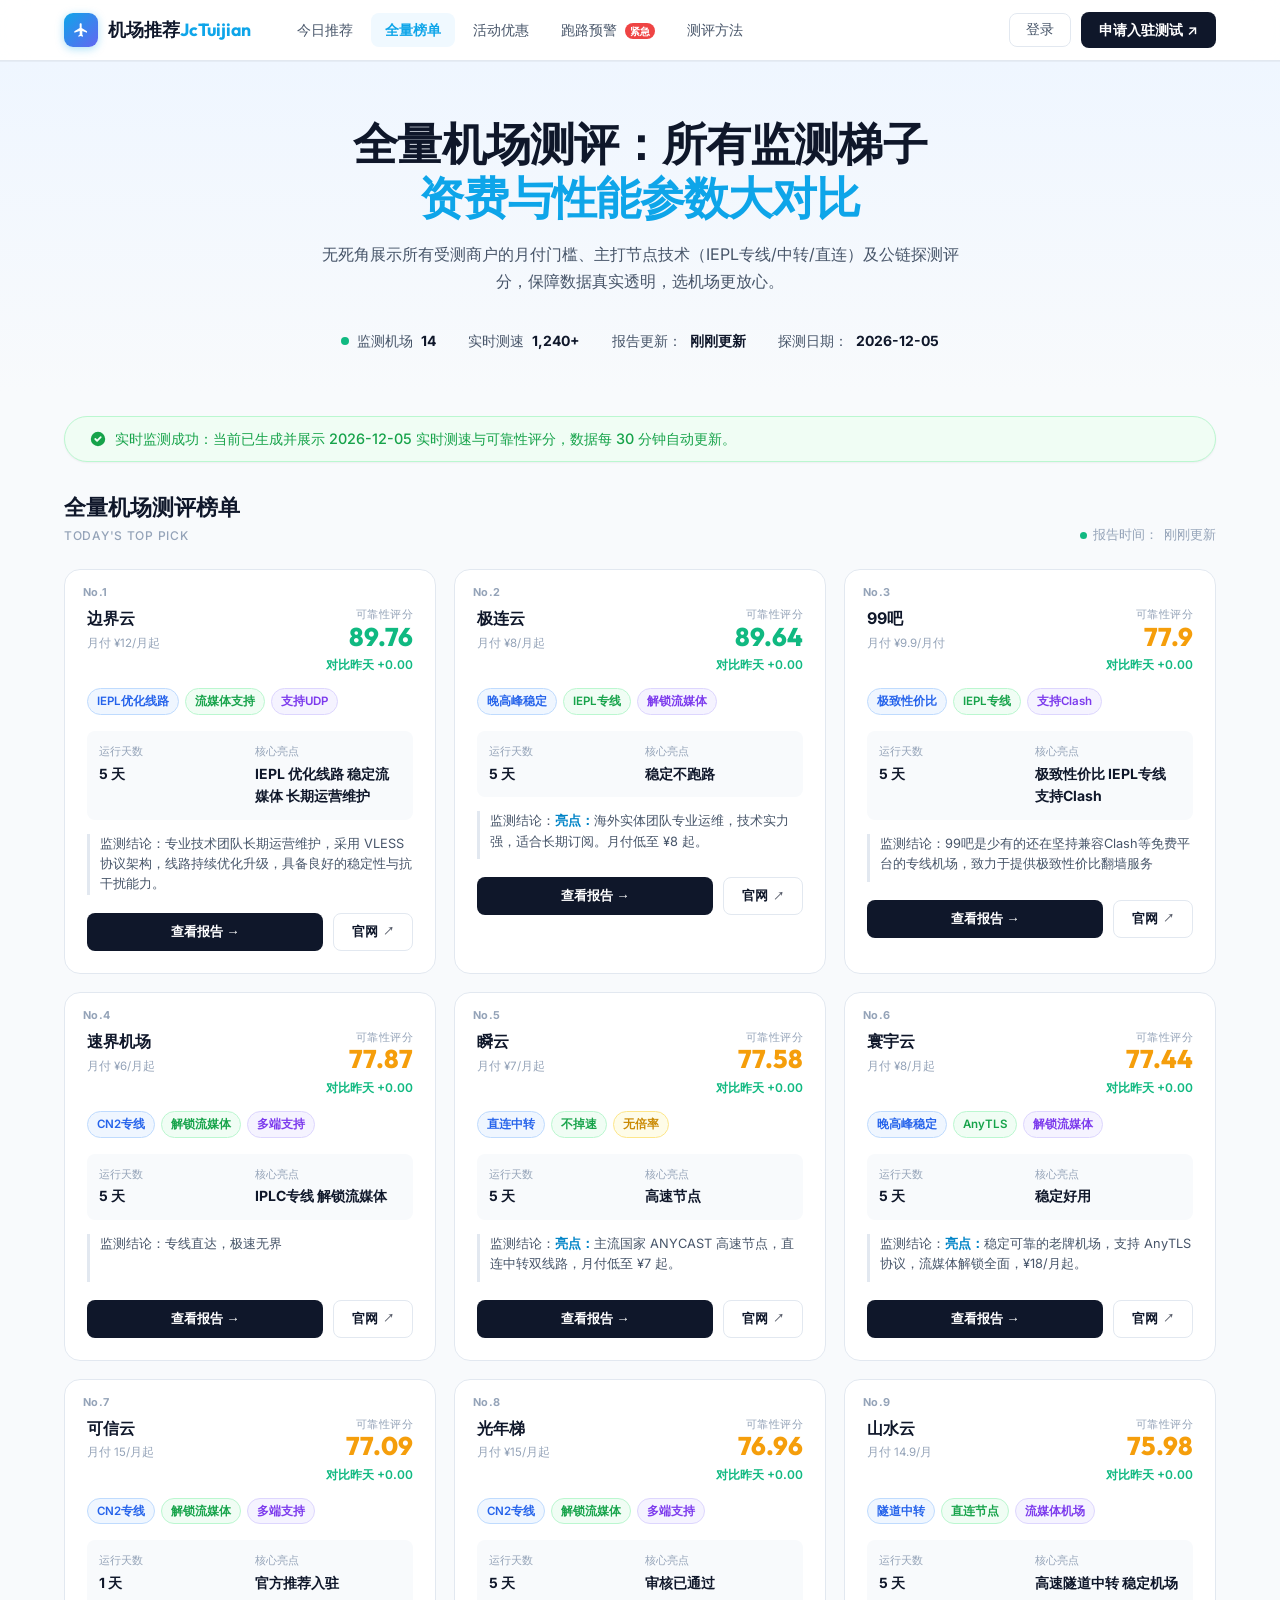
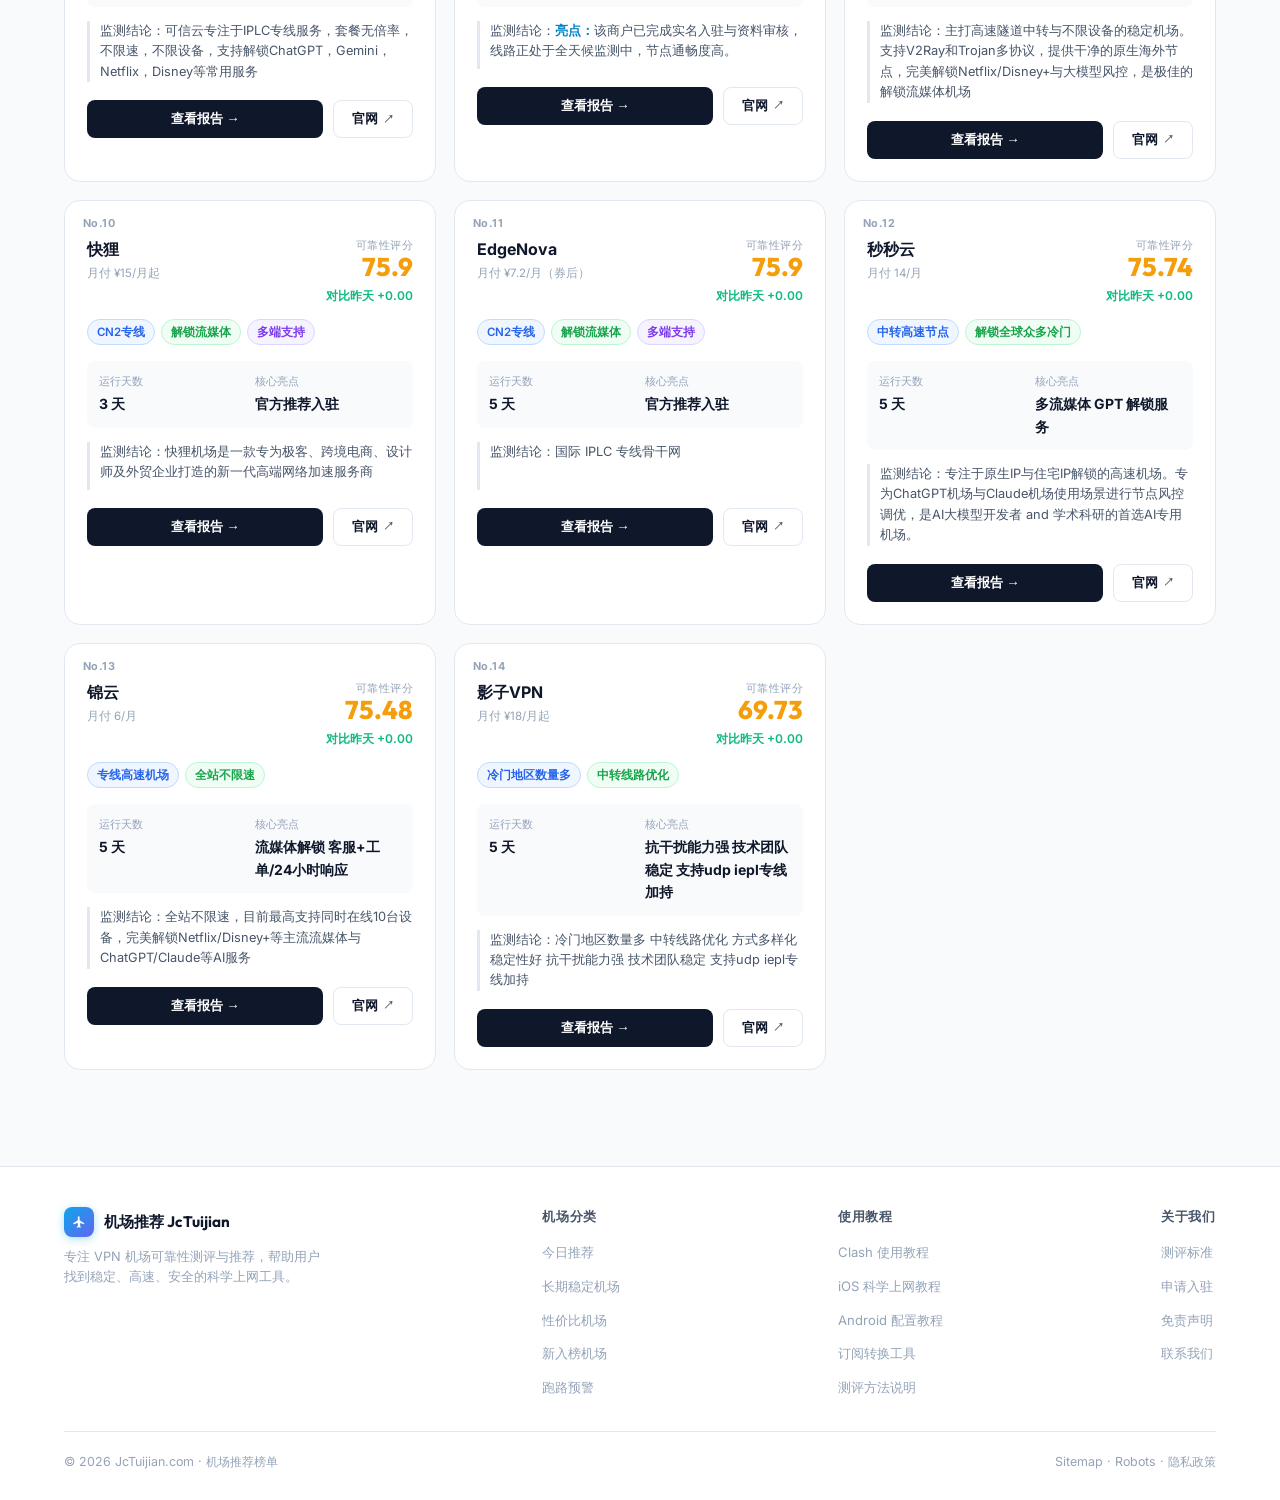
<file: all.html>
<!DOCTYPE html>
<html lang="zh-CN">
<head>
  <meta charset="UTF-8" />
  <meta name="viewport" content="width=device-width, initial-scale=1.0" />

  <!-- ── SEO 核心 ────────────────────────────────────────── -->
  <title>全量机场测速大比拼 | 2026年常用科学上网梯子排行 - JcTuijian</title>
  <meta name="description" content="汇总本站监测的所有翻墙VPN机场。实时展示各个机场的真实在线得分、月付套餐资费以及线路优化情况，方便您直观对比延迟 and 稳定性，轻松选出主力机场。" />
  <meta name="keywords" content="机场推荐,VPN机场,科学上网,梯子推荐,便宜机场,稳定机场,Clash机场,2026机场推荐,机场测评" />
  <meta name="robots" content="index, follow" />
  <link rel="canonical" href="https://jctuijian.com/all.html" />

  <!-- ── Open Graph ──────────────────────────────────────── -->
  <meta property="og:type"        content="website" />
  <meta property="og:url" content="https://jctuijian.com/all.html" />
  <meta property="og:title"       content="全量机场测评：所有监测梯子 资费与性能参数大对比" />
  <meta property="og:description" content="无死角展示所有受测商户的月付门槛、主打节点技术及公链探测评分，保障数据真实透明。" />
  <meta property="og:locale"      content="zh_CN" />

  <!-- ── Twitter Card ────────────────────────────────────── -->
  <meta name="twitter:card"        content="summary_large_image" />
  <meta name="twitter:title"       content="全量翻墙机场性能参数汇总 - JcTuijian" />
  <meta name="twitter:description" content="包含测速延迟、可用率指标及各分类机场完全对比列表。" />

  <!-- ── JSON-LD 结构化数据 ─────────────────────────────── -->
  <script type="application/ld+json">
  {
    "@context": "https://schema.org",
    "@type": "WebSite",
    "name": "机场推荐 JcTuijian",
    "url": "https://jctuijian.com/",
    "description": "2026年VPN机场推荐榜单，实时监测机场可靠性，覆盖今日推荐、长期稳定、性价比等分类。",
    "inLanguage": "zh-CN",
    "potentialAction": {
      "@type": "SearchAction",
      "target": "https://jctuijian.com/?q={search_term_string}",
      "query-input": "required name=search_term_string"
    }
  }
  </script>
  <script type="application/ld+json">
  {
    "@context": "https://schema.org",
    "@type": "ItemList",
    "name": "2026年机场VPN推荐榜单",
    "url": "https://jctuijian.com/",
    "numberOfItems": 9,
    "itemListElement": [
      { "@type": "ListItem", "position": 1, "name": "大象网络", "url": "https://jctuijian.com/airports/elephant/" },
      { "@type": "ListItem", "position": 2, "name": "Now加速",  "url": "https://jctuijian.com/airports/now/" },
      { "@type": "ListItem", "position": 3, "name": "山水云",   "url": "https://jctuijian.com/airports/shanshui/" },
      { "@type": "ListItem", "position": 4, "name": "瞬云",     "url": "https://jctuijian.com/airports/shun/" },
      { "@type": "ListItem", "position": 5, "name": "仙路湾",   "url": "https://jctuijian.com/airports/xianlu/" },
      { "@type": "ListItem", "position": 6, "name": "锦云",     "url": "https://jctuijian.com/airports/jinyun/" }
    ]
  }
  </script>

  <!-- ── 样式 ────────────────────────────────────────────── -->
  <link rel="preconnect" href="https://fonts.googleapis.com" />
  <link rel="preconnect" href="https://fonts.gstatic.com" crossorigin />
  <link rel="stylesheet" href="assets/style.css" />

  <!-- ── Favicon ─────────────────────────────────────────── -->
  <link rel="icon" href="data:image/svg+xml,<svg xmlns='http://www.w3.org/2000/svg' viewBox='0 0 32 32'><rect width='32' height='32' rx='8' fill='%230EA5E9'/><text y='22' x='5' font-size='20'>✈</text></svg>" />
</head>
<body>

<!-- ══════════════════════════════════════════════════════════
     导航栏
══════════════════════════════════════════════════════════ -->
<header>
  <nav class="navbar" id="navbar" aria-label="主导航">
    <div class="container navbar-inner">

      <!-- Logo -->
      <a class="navbar-logo" href="index.html" aria-label="机场推荐 JcTuijian 首页">
        <div class="logo-icon" aria-hidden="true" style="display: flex; align-items: center; justify-content: center;">
          <svg viewBox="0 0 24 24" width="16" height="16" fill="currentColor">
            <path d="M21 16v-2l-8-5V3.5c0-.83-.67-1.5-1.5-1.5S10 2.67 10 3.5V9l-8 5v2l8-2.5V19l-2 1.5V22l3.5-1 3.5 1v-1.5L14 19v-5.5l7 2.5z"/>
          </svg>
        </div>
        <span>机场推荐<span style="color:var(--color-brand);">JcTuijian</span></span>
      </a>

      <!-- Nav Links -->
      <nav class="navbar-nav" aria-label="分类导航">
        <a href="index.html" id="nav-today">今日推荐</a>
        <a href="all.html" class="active" id="nav-all">全量榜单</a>
        <a href="promo.html" id="nav-promo">活动优惠</a>
        <a href="risk.html" id="nav-risk">跑路预警 <span class="badge">紧急</span></a>
        <a href="method.html" id="nav-method">测评方法</a>
      </nav>

      <!-- Actions -->
      <div class="navbar-actions">
        <button class="btn-ghost" id="btn-login" aria-label="登录">登录</button>
        <a href="portal.html" class="btn-primary" id="btn-apply" aria-label="申请入驻测试">
          申请入驻测试 ↗
        </a>
      </div>

    </div>
  </nav>
</header>

<!-- ══════════════════════════════════════════════════════════
     Hero 区
══════════════════════════════════════════════════════════ -->
<section class="hero" aria-labelledby="hero-title">
  <div class="container">
    <h1 id="hero-title">
      全量机场测评：所有监测梯子<br /><span>资费与性能参数大对比</span>
    </h1>
    <p class="hero-subtitle">
      无死角展示所有受测商户的月付门槛、主打节点技术（IEPL专线/中转/直连）及公链探测评分，保障数据真实透明，选机场更放心。
    </p>

    <!-- 实时统计 -->
    <div class="hero-stats" aria-label="站点统计">
      <div class="hero-stat">
        <span class="dot" aria-hidden="true"></span>
        监测机场 <strong><span id="stat-monitored">0</span></strong>
      </div>
      <div class="hero-stat">
        实时测速 <strong><span id="stat-speedtests">0</span>+</strong>
      </div>
      <div class="hero-stat">
        报告更新：<strong><span id="stat-update">--</span></strong>
      </div>
      <div class="hero-stat">
        探测日期：<strong><span id="stat-detect-date">--</span></strong>
      </div>
    </div>
  </div>
</section>

<!-- 监测提示条 -->
<div class="container" id="detect-notice-container" style="margin-top: 24px; margin-bottom: -8px; display: none;">
  <div id="detect-notice-bar" style="display: flex; align-items: center; gap: 8px; padding: 10px 24px; border-radius: 9999px; font-size: 0.9rem; font-weight: 500; border: 1px solid #fcd34d; background-color: #fffbeb; color: #b45309; box-shadow: 0 1px 2px 0 rgba(0, 0, 0, 0.05); flex-wrap: wrap;">
    <svg viewBox="0 0 20 20" fill="currentColor" style="width: 18px; height: 18px; flex-shrink: 0; color: #d97706;">
      <path fill-rule="evenodd" d="M8.257 3.099c.765-1.36 2.722-1.36 3.486 0l5.58 9.92c.75 1.334-.213 2.98-1.742 2.98H4.42c-1.53 0-2.493-1.646-1.743-2.98l5.58-9.92zM11 13a1 1 0 11-2 0 1 1 0 012 0zm-1-8a1 1 0 00-1 1v3a1 1 0 002 0V6a1 1 0 00-1-1z" clip-rule="evenodd" />
    </svg>
    <span id="detect-notice-text">--</span>
  </div>
</div>

<!-- ══════════════════════════════════════════════════════════
     分类 Tab 栏
══════════════════════════════════════════════════════════ -->
<div class="category-tabs" id="category-tabs" role="tablist" aria-label="机场分类">
  <div class="container">
    <div class="tabs-inner">
      <button class="tab-btn active" data-cat="today"  role="tab" aria-selected="true"  aria-controls="cards-grid" id="tab-today">
        今日推荐
      </button>
      <button class="tab-btn" data-cat="stable" role="tab" aria-selected="false" aria-controls="cards-grid" id="tab-stable">
        长期稳定
      </button>
      <button class="tab-btn" data-cat="value"  role="tab" aria-selected="false" aria-controls="cards-grid" id="tab-value">
        性价比
      </button>
      <button class="tab-btn" data-cat="new"    role="tab" aria-selected="false" aria-controls="cards-grid" id="tab-new">
        新入榜
      </button>
      <button class="tab-btn" data-cat="risk"   role="tab" aria-selected="false" aria-controls="cards-grid" id="tab-risk">
        风险预警
      </button>
    </div>
  </div>
</div>

<!-- ══════════════════════════════════════════════════════════
     排行榜主体
══════════════════════════════════════════════════════════ -->
<main id="ranking-section">
  <div class="container">
    <section class="section">

      <!-- Section Header -->
      <div class="section-header">
        <div class="section-title-group">
          <div class="section-icon" id="section-icon-text" aria-hidden="true" style="display:none"></div>
          <div>
            <h2 class="section-title" id="section-title-text">今日推荐机场</h2>
            <p class="section-subtitle">TODAY'S TOP PICK</p>
          </div>
        </div>
        <div class="section-meta">
          <span class="live-dot" aria-hidden="true"></span>
          报告时间：<span id="stat-update-2">19 小时前</span>
        </div>
      </div>

      <!-- 卡片网格（由 app.js 动态填充）-->
      <div class="cards-grid" id="cards-grid" role="list" aria-label="机场推荐列表">
        <!-- 加载占位 -->
        <div class="empty-state" style="grid-column:1/-1">
          <p>数据加载中...</p>
        </div>
      </div>

    </section>
  </div>
</main>

<!-- ══════════════════════════════════════════════════════════
     Footer
══════════════════════════════════════════════════════════ -->
<footer class="footer">
  <div class="container">
    <div class="footer-inner">

      <!-- Brand -->
      <div class="footer-brand">
        <div class="logo-row">
          <div class="logo-icon" style="width:30px;height:30px;background:linear-gradient(135deg,#0EA5E9,#6366F1);border-radius:8px;display:flex;align-items:center;justify-content:center;color:#fff;box-shadow:0 2px 8px rgba(14,165,233,.35)">
            <svg viewBox="0 0 24 24" width="14" height="14" fill="currentColor">
              <path d="M21 16v-2l-8-5V3.5c0-.83-.67-1.5-1.5-1.5S10 2.67 10 3.5V9l-8 5v2l8-2.5V19l-2 1.5V22l3.5-1 3.5 1v-1.5L14 19v-5.5l7 2.5z"/>
            </svg>
          </div>
          <span class="logo-text">机场推荐 JcTuijian</span>
        </div>
        <p>专注 VPN 机场可靠性测评与推荐，帮助用户找到稳定、高速、安全的科学上网工具。</p>
      </div>

      <!-- 快捷链接 -->
      <div class="footer-links">
        <h4>机场分类</h4>
        <ul>
          <li><a href="#">今日推荐</a></li>
          <li><a href="#">长期稳定机场</a></li>
          <li><a href="#">性价比机场</a></li>
          <li><a href="#">新入榜机场</a></li>
          <li><a href="#">跑路预警</a></li>
        </ul>
      </div>

      <!-- 教程 -->
      <div class="footer-links">
        <h4>使用教程</h4>
        <ul>
          <li><a href="#">Clash 使用教程</a></li>
          <li><a href="#">iOS 科学上网教程</a></li>
          <li><a href="#">Android 配置教程</a></li>
          <li><a href="#">订阅转换工具</a></li>
          <li><a href="#">测评方法说明</a></li>
        </ul>
      </div>

      <!-- 关于 -->
      <div class="footer-links">
        <h4>关于我们</h4>
        <ul>
          <li><a href="#">测评标准</a></li>
          <li><a href="#">申请入驻</a></li>
          <li><a href="#">免责声明</a></li>
          <li><a href="mailto:admin@jctuijian.com">联系我们</a></li>
        </ul>
      </div>

    </div>

    <!-- Bottom Bar -->
    <div class="footer-bottom">
      <span>© 2026 <a href="https://jctuijian.com/">JcTuijian.com</a> · 机场推荐榜单</span>
      <span>
        <a href="/sitemap.xml">Sitemap</a> ·
        <a href="/robots.txt">Robots</a> ·
        <a href="#">隐私政策</a>
      </span>
    </div>
  </div>
</footer>

<!-- ══════════════════════════════════════════════════════════
     脚本
══════════════════════════════════════════════════════════ -->
<script src="assets/data.js?v=202606282"></script>
<script src="assets/app.js?v=202606282"></script>

<!-- 开发提示（上线前删除）-->
<script>
  // 将 stat-update-2 与 stat-update 同步
  window.addEventListener('DOMContentLoaded', () => {
    const a = document.getElementById('stat-update');
    const b = document.getElementById('stat-update-2');
    if (a && b) {
      const observer = new MutationObserver(() => { b.textContent = a.textContent; });
      observer.observe(a, { childList: true, subtree: true, characterData: true });
      b.textContent = window.SITE_STATS?.lastUpdate || '--';
    }
  });
</script>

</body>
</html>
</file>
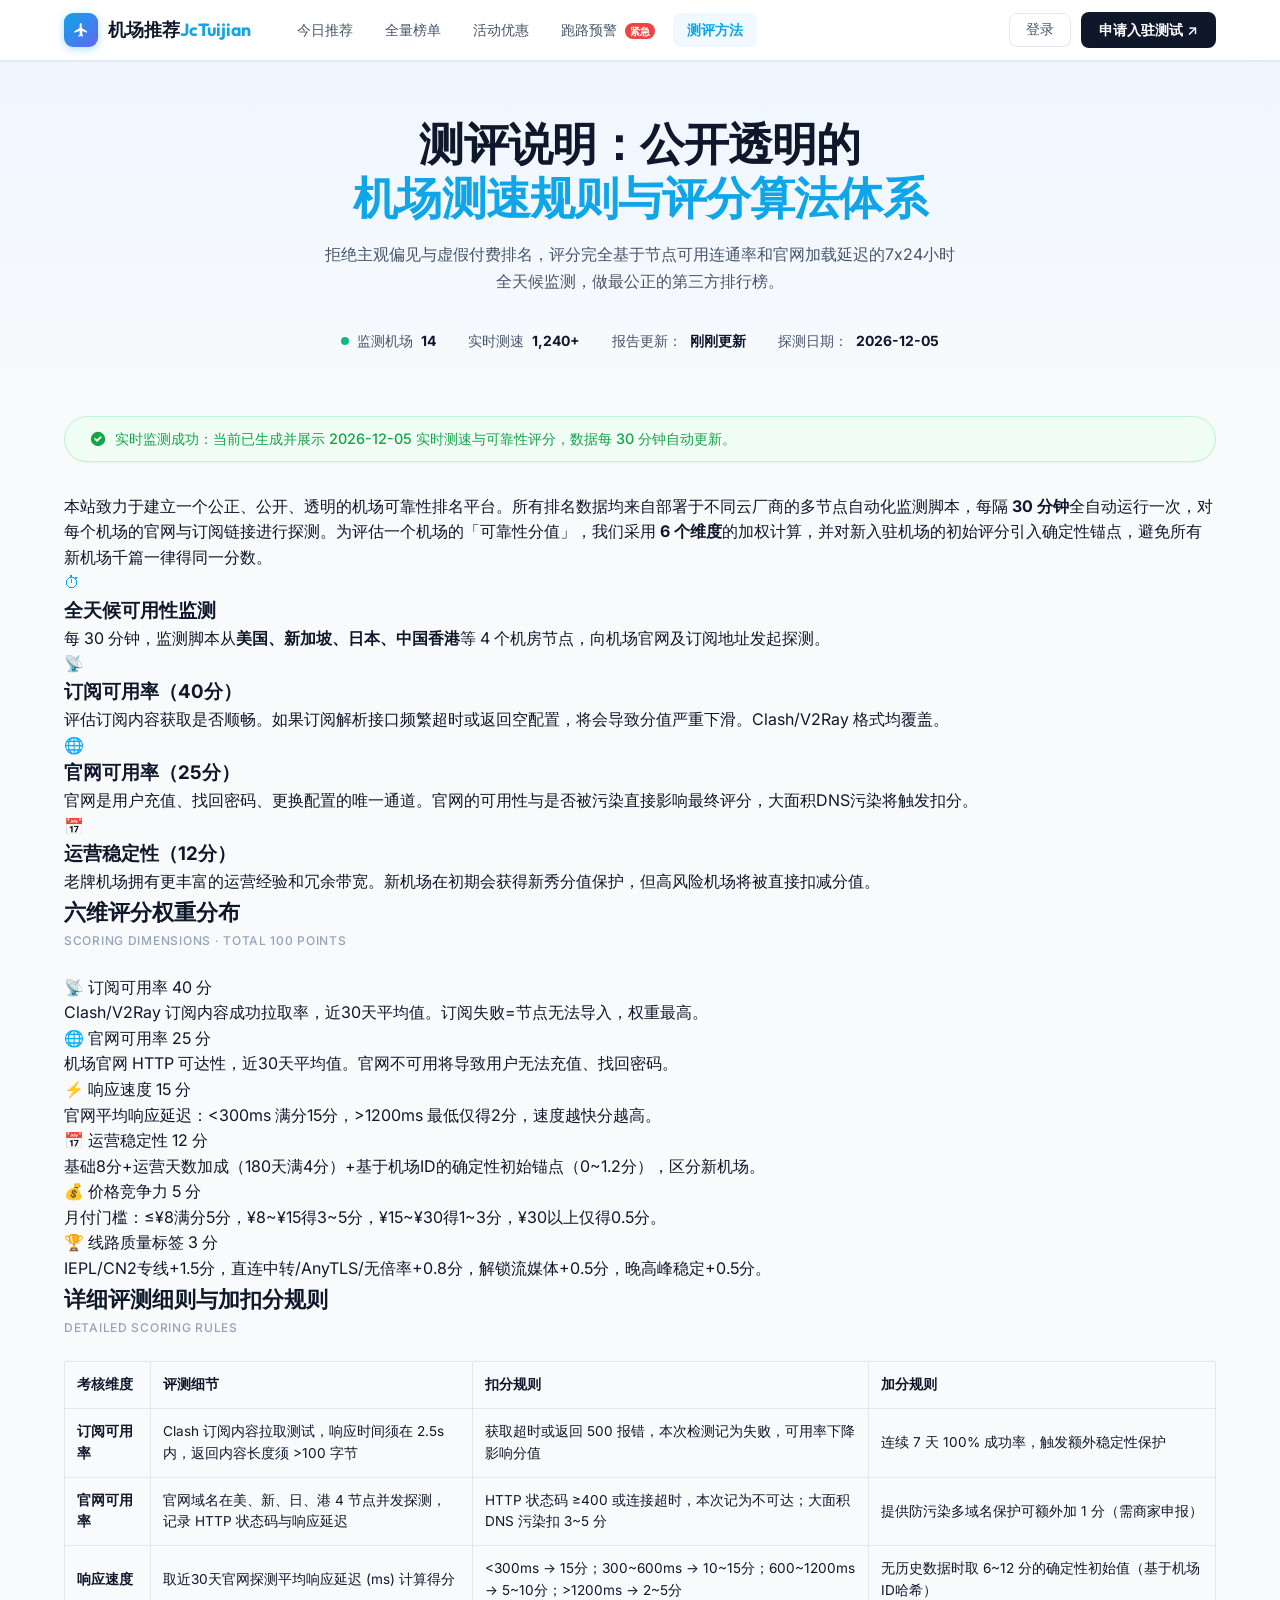
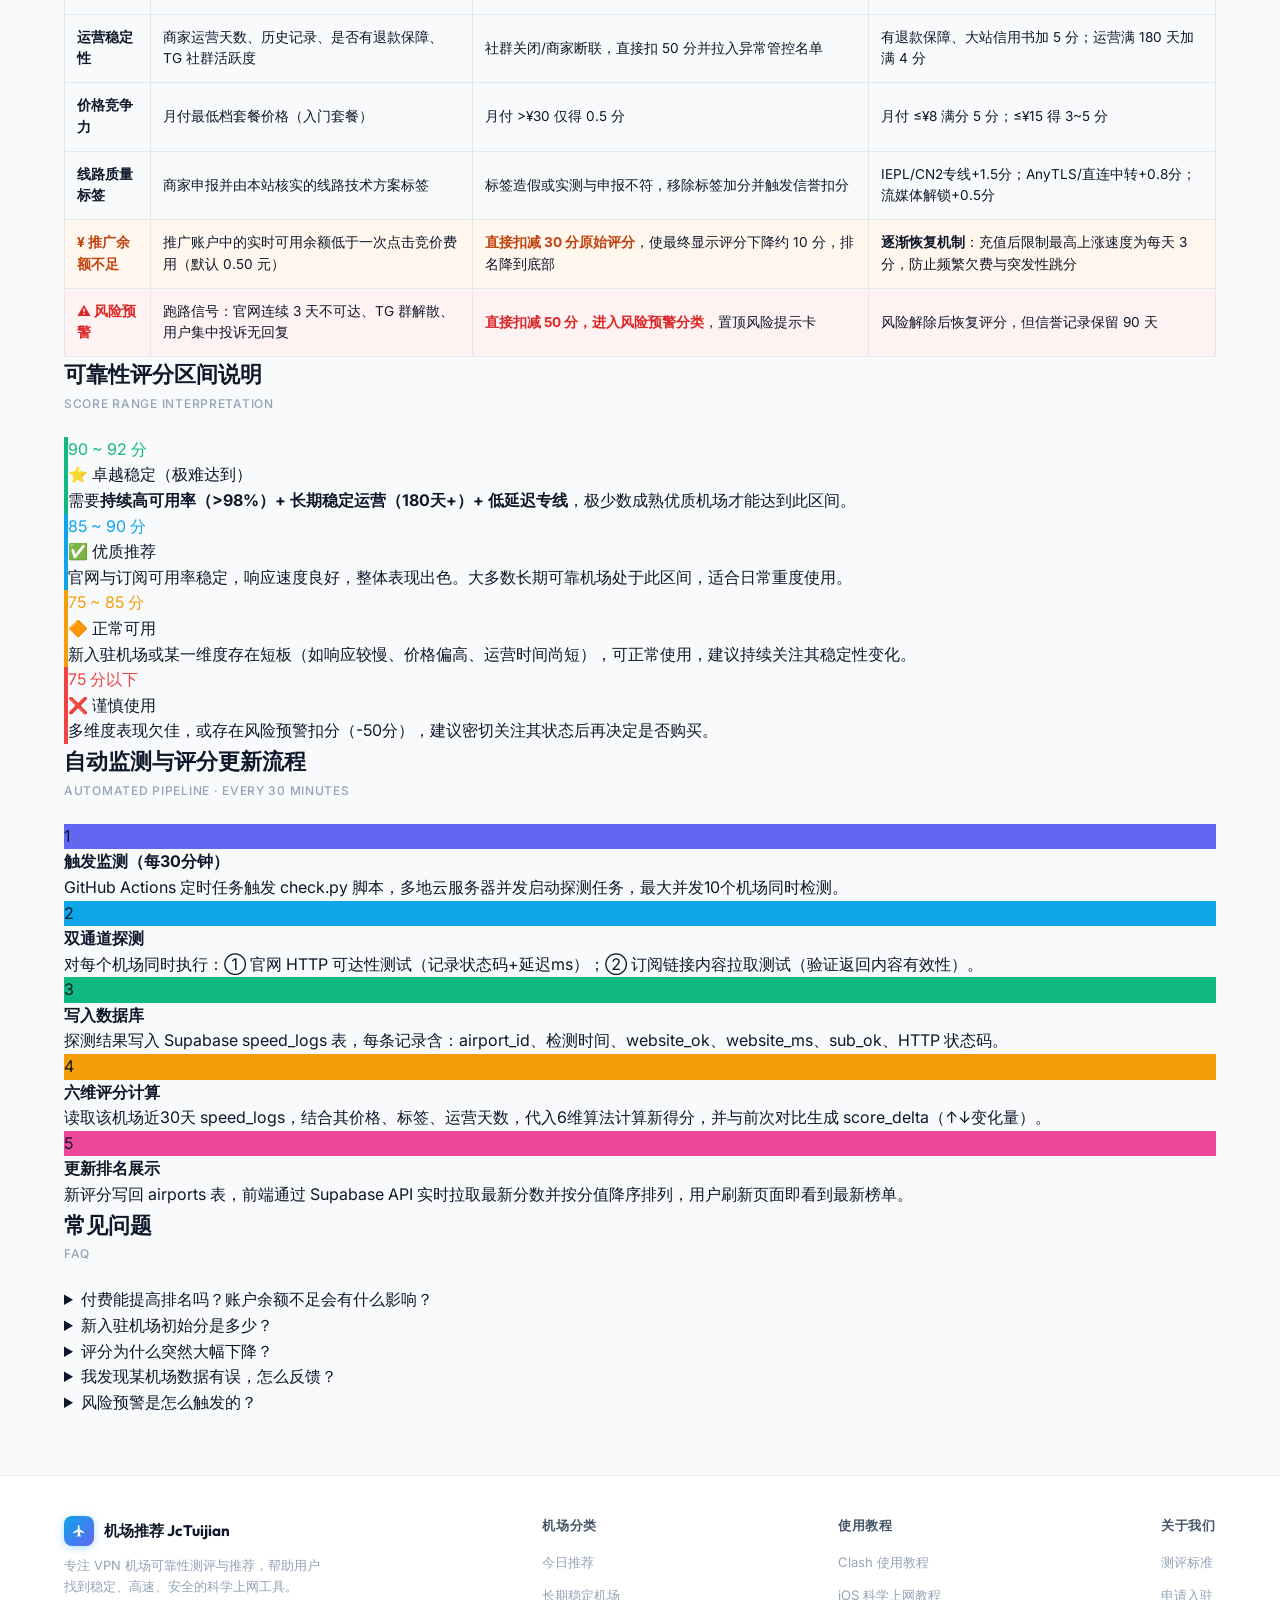
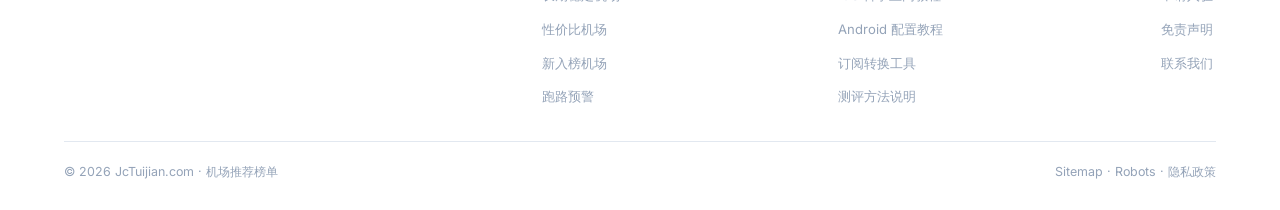
<file: method.html>
<!DOCTYPE html>
<html lang="zh-CN">
<head>
  <meta charset="UTF-8" />
  <meta name="viewport" content="width=device-width, initial-scale=1.0" />

  <!-- ── SEO 核心 ────────────────────────────────────────── -->
  <title>测评方法与评分标准说明 | 6维可靠性评分机制透明公开 - JcTuijian</title>
  <meta name="description" content="本站采用6维度自动化评分体系：订阅可用率、官网可用率、响应速度、运营稳定性、价格竞争力、线路质量，每30分钟自动监测更新，排名完全由数据说话。" />
  <meta name="keywords" content="机场推荐,VPN机场,科学上网,梯子推荐,便宜机场,稳定机场,Clash机场,2026机场推荐,机场测评" />
  <meta name="robots" content="index, follow" />
  <link rel="canonical" href="https://jctuijian.com/method.html" />

  <!-- ── Open Graph ──────────────────────────────────────── -->
  <meta property="og:type"        content="website" />
  <meta property="og:url" content="https://jctuijian.com/method.html" />
  <meta property="og:title"       content="测评说明：公开透明的 机场测速规则与评分算法体系" />
  <meta property="og:description" content="拒绝主观偏见与虚假充值排名，数据源完全来自自动化节点可用率与官网可达性全天候监测。" />
  <meta property="og:locale"      content="zh_CN" />

  <!-- ── Twitter Card ────────────────────────────────────── -->
  <meta name="twitter:card"        content="summary_large_image" />
  <meta name="twitter:title"       content="机场测速机制与100分制算法细则 - JcTuijian" />
  <meta name="twitter:description" content="公开透明的科学上网机场评分算法介绍。" />

  <!-- ── JSON-LD 结构化数据 ─────────────────────────────── -->
  <script type="application/ld+json">
  {
    "@context": "https://schema.org",
    "@type": "WebSite",
    "name": "机场推荐 JcTuijian",
    "url": "https://jctuijian.com/",
    "description": "2026年VPN机场推荐榜单，实时监测机场可靠性，覆盖今日推荐、长期稳定、性价比等分类。",
    "inLanguage": "zh-CN",
    "potentialAction": {
      "@type": "SearchAction",
      "target": "https://jctuijian.com/?q={search_term_string}",
      "query-input": "required name=search_term_string"
    }
  }
  </script>
  <script type="application/ld+json">
  {
    "@context": "https://schema.org",
    "@type": "ItemList",
    "name": "2026年机场VPN推荐榜单",
    "url": "https://jctuijian.com/",
    "numberOfItems": 9,
    "itemListElement": [
      { "@type": "ListItem", "position": 1, "name": "大象网络", "url": "https://jctuijian.com/airports/elephant/" },
      { "@type": "ListItem", "position": 2, "name": "Now加速",  "url": "https://jctuijian.com/airports/now/" },
      { "@type": "ListItem", "position": 3, "name": "山水云",   "url": "https://jctuijian.com/airports/shanshui/" },
      { "@type": "ListItem", "position": 4, "name": "瞬云",     "url": "https://jctuijian.com/airports/shun/" },
      { "@type": "ListItem", "position": 5, "name": "仙路湾",   "url": "https://jctuijian.com/airports/xianlu/" },
      { "@type": "ListItem", "position": 6, "name": "锦云",     "url": "https://jctuijian.com/airports/jinyun/" }
    ]
  }
  </script>

  <!-- ── 样式 ────────────────────────────────────────────── -->
  <link rel="preconnect" href="https://fonts.googleapis.com" />
  <link rel="preconnect" href="https://fonts.gstatic.com" crossorigin />
  <link rel="stylesheet" href="assets/style.css" />

  <!-- ── Favicon ─────────────────────────────────────────── -->
  <link rel="icon" href="data:image/svg+xml,<svg xmlns='http://www.w3.org/2000/svg' viewBox='0 0 32 32'><rect width='32' height='32' rx='8' fill='%230EA5E9'/><text y='22' x='5' font-size='20'>✈</text></svg>" />
</head>
<body>

<!-- ══════════════════════════════════════════════════════════
     导航栏
══════════════════════════════════════════════════════════ -->
<header>
  <nav class="navbar" id="navbar" aria-label="主导航">
    <div class="container navbar-inner">

      <!-- Logo -->
      <a class="navbar-logo" href="index.html" aria-label="机场推荐 JcTuijian 首页">
        <div class="logo-icon" aria-hidden="true" style="display: flex; align-items: center; justify-content: center;">
          <svg viewBox="0 0 24 24" width="16" height="16" fill="currentColor">
            <path d="M21 16v-2l-8-5V3.5c0-.83-.67-1.5-1.5-1.5S10 2.67 10 3.5V9l-8 5v2l8-2.5V19l-2 1.5V22l3.5-1 3.5 1v-1.5L14 19v-5.5l7 2.5z"/>
          </svg>
        </div>
        <span>机场推荐<span style="color:var(--color-brand);">JcTuijian</span></span>
      </a>

      <!-- Nav Links -->
      <nav class="navbar-nav" aria-label="分类导航">
        <a href="index.html" id="nav-today">今日推荐</a>
        <a href="all.html" id="nav-all">全量榜单</a>
        <a href="promo.html" id="nav-promo">活动优惠</a>
        <a href="risk.html" id="nav-risk">跑路预警 <span class="badge">紧急</span></a>
        <a href="method.html" class="active" id="nav-method">测评方法</a>
      </nav>

      <!-- Actions -->
      <div class="navbar-actions">
        <button class="btn-ghost" id="btn-login" aria-label="登录">登录</button>
        <a href="portal.html" class="btn-primary" id="btn-apply" aria-label="申请入驻测试">
          申请入驻测试 ↗
        </a>
      </div>

    </div>
  </nav>
</header>

<!-- ══════════════════════════════════════════════════════════
     Hero 区
══════════════════════════════════════════════════════════ -->
<section class="hero" aria-labelledby="hero-title">
  <div class="container">
    <h1 id="hero-title">
      测评说明：公开透明的<br /><span>机场测速规则与评分算法体系</span>
    </h1>
    <p class="hero-subtitle">
      拒绝主观偏见与虚假付费排名，评分完全基于节点可用连通率和官网加载延迟的7x24小时全天候监测，做最公正的第三方排行榜。
    </p>

    <!-- 实时统计 -->
    <div class="hero-stats" aria-label="站点统计">
      <div class="hero-stat">
        <span class="dot" aria-hidden="true"></span>
        监测机场 <strong><span id="stat-monitored">0</span></strong>
      </div>
      <div class="hero-stat">
        实时测速 <strong><span id="stat-speedtests">0</span>+</strong>
      </div>
      <div class="hero-stat">
        报告更新：<strong><span id="stat-update">--</span></strong>
      </div>
      <div class="hero-stat">
        探测日期：<strong><span id="stat-detect-date">--</span></strong>
      </div>
    </div>
  </div>
</section>

<!-- 监测提示条 -->
<div class="container" id="detect-notice-container" style="margin-top: 24px; margin-bottom: -8px; display: none;">
  <div id="detect-notice-bar" style="display: flex; align-items: center; gap: 8px; padding: 10px 24px; border-radius: 9999px; font-size: 0.9rem; font-weight: 500; border: 1px solid #fcd34d; background-color: #fffbeb; color: #b45309; box-shadow: 0 1px 2px 0 rgba(0, 0, 0, 0.05); flex-wrap: wrap;">
    <svg viewBox="0 0 20 20" fill="currentColor" style="width: 18px; height: 18px; flex-shrink: 0; color: #d97706;">
      <path fill-rule="evenodd" d="M8.257 3.099c.765-1.36 2.722-1.36 3.486 0l5.58 9.92c.75 1.334-.213 2.98-1.742 2.98H4.42c-1.53 0-2.493-1.646-1.743-2.98l5.58-9.92zM11 13a1 1 0 11-2 0 1 1 0 012 0zm-1-8a1 1 0 00-1 1v3a1 1 0 002 0V6a1 1 0 00-1-1z" clip-rule="evenodd" />
    </svg>
    <span id="detect-notice-text">--</span>
  </div>
</div>

<!-- ══════════════════════════════════════════════════════════
     分类 Tab 栏
══════════════════════════════════════════════════════════ -->
<div class="category-tabs" id="category-tabs" role="tablist" aria-label="机场分类">
  <div class="container">
    <div class="tabs-inner">
      <button class="tab-btn active" data-cat="today"  role="tab" aria-selected="true"  aria-controls="cards-grid" id="tab-today">
        今日推荐
      </button>
      <button class="tab-btn" data-cat="stable" role="tab" aria-selected="false" aria-controls="cards-grid" id="tab-stable">
        长期稳定
      </button>
      <button class="tab-btn" data-cat="value"  role="tab" aria-selected="false" aria-controls="cards-grid" id="tab-value">
        性价比
      </button>
      <button class="tab-btn" data-cat="new"    role="tab" aria-selected="false" aria-controls="cards-grid" id="tab-new">
        新入榜
      </button>
      <button class="tab-btn" data-cat="risk"   role="tab" aria-selected="false" aria-controls="cards-grid" id="tab-risk">
        风险预警
      </button>
    </div>
  </div>
</div>

<main id="method-main">
  <div class="container">

    <!-- ══ 0. 总述 ══════════════════════════════════════════ -->
    <section class="method-section" style="margin-top:40px;">
      <div class="method-overview-box">
        <p class="method-overview-text">
          本站致力于建立一个公正、公开、透明的机场可靠性排名平台。所有排名数据均来自部署于不同云厂商的多节点自动化监测脚本，每隔 <strong>30 分钟</strong>全自动运行一次，对每个机场的官网与订阅链接进行探测。为评估一个机场的「可靠性分值」，我们采用 <strong>6 个维度</strong>的加权计算，并对新入驻机场的初始评分引入确定性锚点，避免所有新机场千篇一律得同一分数。
        </p>
      </div>
    </section>

    <!-- ══ 1. 四大监测模块概览卡 ═══════════════════════════ -->
    <section class="method-section">
      <div class="method-cards-row">

        <div class="method-card">
          <div class="method-card-icon" style="color:#0ea5e9">⏱</div>
          <h3>全天候可用性监测</h3>
          <p>每 30 分钟，监测脚本从<strong>美国、新加坡、日本、中国香港</strong>等 4 个机房节点，向机场官网及订阅地址发起探测。</p>
        </div>

        <div class="method-card">
          <div class="method-card-icon" style="color:#6366f1">📡</div>
          <h3>订阅可用率（40分）</h3>
          <p>评估订阅内容获取是否顺畅。如果订阅解析接口频繁超时或返回空配置，将会导致分值严重下滑。Clash/V2Ray 格式均覆盖。</p>
        </div>

        <div class="method-card">
          <div class="method-card-icon" style="color:#10b981">🌐</div>
          <h3>官网可用率（25分）</h3>
          <p>官网是用户充值、找回密码、更换配置的唯一通道。官网的可用性与是否被污染直接影响最终评分，大面积DNS污染将触发扣分。</p>
        </div>

        <div class="method-card">
          <div class="method-card-icon" style="color:#f59e0b">📅</div>
          <h3>运营稳定性（12分）</h3>
          <p>老牌机场拥有更丰富的运营经验和冗余带宽。新机场在初期会获得新秀分值保护，但高风险机场将被直接扣减分值。</p>
        </div>

      </div>
    </section>

    <!-- ══ 2. 六维评分权重分布 ═══════════════════════════════ -->
    <section class="method-section">
      <div class="section-header" style="margin-bottom:24px">
        <div class="section-title-group">
          <div>
            <h2 class="section-title">六维评分权重分布</h2>
            <p class="section-subtitle">SCORING DIMENSIONS · TOTAL 100 POINTS</p>
          </div>
        </div>
      </div>

      <div class="score-dimensions-grid">

        <div class="score-dim-item">
          <div class="score-dim-header">
            <span class="score-dim-icon">📡</span>
            <span class="score-dim-name">订阅可用率</span>
            <span class="score-dim-pts">40 分</span>
          </div>
          <div class="score-dim-bar-wrap">
            <div class="score-dim-bar" style="width:40%;background:linear-gradient(90deg,#6366f1,#818cf8)"></div>
          </div>
          <p class="score-dim-desc">Clash/V2Ray 订阅内容成功拉取率，近30天平均值。订阅失败=节点无法导入，权重最高。</p>
        </div>

        <div class="score-dim-item">
          <div class="score-dim-header">
            <span class="score-dim-icon">🌐</span>
            <span class="score-dim-name">官网可用率</span>
            <span class="score-dim-pts">25 分</span>
          </div>
          <div class="score-dim-bar-wrap">
            <div class="score-dim-bar" style="width:25%;background:linear-gradient(90deg,#10b981,#34d399)"></div>
          </div>
          <p class="score-dim-desc">机场官网 HTTP 可达性，近30天平均值。官网不可用将导致用户无法充值、找回密码。</p>
        </div>

        <div class="score-dim-item">
          <div class="score-dim-header">
            <span class="score-dim-icon">⚡</span>
            <span class="score-dim-name">响应速度</span>
            <span class="score-dim-pts">15 分</span>
          </div>
          <div class="score-dim-bar-wrap">
            <div class="score-dim-bar" style="width:15%;background:linear-gradient(90deg,#f59e0b,#fbbf24)"></div>
          </div>
          <p class="score-dim-desc">官网平均响应延迟：&lt;300ms 满分15分，&gt;1200ms 最低仅得2分，速度越快分越高。</p>
        </div>

        <div class="score-dim-item">
          <div class="score-dim-header">
            <span class="score-dim-icon">📅</span>
            <span class="score-dim-name">运营稳定性</span>
            <span class="score-dim-pts">12 分</span>
          </div>
          <div class="score-dim-bar-wrap">
            <div class="score-dim-bar" style="width:12%;background:linear-gradient(90deg,#ec4899,#f472b6)"></div>
          </div>
          <p class="score-dim-desc">基础8分+运营天数加成（180天满4分）+基于机场ID的确定性初始锚点（0~1.2分），区分新机场。</p>
        </div>

        <div class="score-dim-item">
          <div class="score-dim-header">
            <span class="score-dim-icon">💰</span>
            <span class="score-dim-name">价格竞争力</span>
            <span class="score-dim-pts">5 分</span>
          </div>
          <div class="score-dim-bar-wrap">
            <div class="score-dim-bar" style="width:5%;background:linear-gradient(90deg,#0ea5e9,#38bdf8)"></div>
          </div>
          <p class="score-dim-desc">月付门槛：≤¥8满分5分，¥8~¥15得3~5分，¥15~¥30得1~3分，¥30以上仅得0.5分。</p>
        </div>

        <div class="score-dim-item">
          <div class="score-dim-header">
            <span class="score-dim-icon">🏆</span>
            <span class="score-dim-name">线路质量标签</span>
            <span class="score-dim-pts">3 分</span>
          </div>
          <div class="score-dim-bar-wrap">
            <div class="score-dim-bar" style="width:3%;background:linear-gradient(90deg,#8b5cf6,#a78bfa)"></div>
          </div>
          <p class="score-dim-desc">IEPL/CN2专线+1.5分，直连中转/AnyTLS/无倍率+0.8分，解锁流媒体+0.5分，晚高峰稳定+0.5分。</p>
        </div>

      </div>
    </section>

    <!-- ══ 3. 详细评测细则表格 ════════════════════════════════ -->
    <section class="method-section">
      <div class="section-header" style="margin-bottom:24px">
        <div class="section-title-group">
          <div>
            <h2 class="section-title">详细评测细则与加扣分规则</h2>
            <p class="section-subtitle">DETAILED SCORING RULES</p>
          </div>
        </div>
      </div>

      <div class="method-table-wrap">
        <table class="method-table">
          <thead>
            <tr>
              <th>考核维度</th>
              <th>评测细节</th>
              <th>扣分规则</th>
              <th>加分规则</th>
            </tr>
          </thead>
          <tbody>
            <tr>
              <td><strong>订阅可用率</strong></td>
              <td>Clash 订阅内容拉取测试，响应时间须在 2.5s 内，返回内容长度须 &gt;100 字节</td>
              <td>获取超时或返回 500 报错，本次检测记为失败，可用率下降影响分值</td>
              <td>连续 7 天 100% 成功率，触发额外稳定性保护</td>
            </tr>
            <tr>
              <td><strong>官网可用率</strong></td>
              <td>官网域名在美、新、日、港 4 节点并发探测，记录 HTTP 状态码与响应延迟</td>
              <td>HTTP 状态码 ≥400 或连接超时，本次记为不可达；大面积 DNS 污染扣 3~5 分</td>
              <td>提供防污染多域名保护可额外加 1 分（需商家申报）</td>
            </tr>
            <tr>
              <td><strong>响应速度</strong></td>
              <td>取近30天官网探测平均响应延迟 (ms) 计算得分</td>
              <td>&lt;300ms → 15分；300~600ms → 10~15分；600~1200ms → 5~10分；&gt;1200ms → 2~5分</td>
              <td>无历史数据时取 6~12 分的确定性初始值（基于机场ID哈希）</td>
            </tr>
            <tr>
              <td><strong>运营稳定性</strong></td>
              <td>商家运营天数、历史记录、是否有退款保障、TG 社群活跃度</td>
              <td>社群关闭/商家断联，直接扣 50 分并拉入异常管控名单</td>
              <td>有退款保障、大站信用书加 5 分；运营满 180 天加满 4 分</td>
            </tr>
            <tr>
              <td><strong>价格竞争力</strong></td>
              <td>月付最低档套餐价格（入门套餐）</td>
              <td>月付 &gt;¥30 仅得 0.5 分</td>
              <td>月付 ≤¥8 满分 5 分；≤¥15 得 3~5 分</td>
            </tr>
            <tr>
              <td><strong>线路质量标签</strong></td>
              <td>商家申报并由本站核实的线路技术方案标签</td>
              <td>标签造假或实测与申报不符，移除标签加分并触发信誉扣分</td>
              <td>IEPL/CN2专线+1.5分；AnyTLS/直连中转+0.8分；流媒体解锁+0.5分</td>
            </tr>
            <tr style="background:#fff7ed">
              <td><strong style="color:#c2410c">¥ 推广余额不足</strong></td>
              <td>推广账户中的实时可用余额低于一次点击竞价费用（默认 0.50 元）</td>
              <td><strong style="color:#c2410c">直接扣减 30 分原始评分</strong>，使最终显示评分下降约 10 分，排名降到底部</td>
              <td><strong>逐渐恢复机制</strong>：充值后限制最高上涨速度为每天 3 分，防止频繁欠费与突发性跳分</td>
            </tr>
            <tr style="background:#fef2f2">
              <td><strong style="color:#dc2626">⚠ 风险预警</strong></td>
              <td>跑路信号：官网连续 3 天不可达、TG 群解散、用户集中投诉无回复</td>
              <td><strong style="color:#dc2626">直接扣减 50 分，进入风险预警分类</strong>，置顶风险提示卡</td>
              <td>风险解除后恢复评分，但信誉记录保留 90 天</td>
            </tr>
          </tbody>
        </table>
      </div>
    </section>

    <!-- ══ 4. 分值区间说明 ════════════════════════════════════ -->
    <section class="method-section">
      <div class="section-header" style="margin-bottom:24px">
        <div class="section-title-group">
          <div>
            <h2 class="section-title">可靠性评分区间说明</h2>
            <p class="section-subtitle">SCORE RANGE INTERPRETATION</p>
          </div>
        </div>
      </div>

      <div class="score-ranges-grid">
        <div class="score-range-item" style="border-left:4px solid #10b981">
          <div class="score-range-label" style="color:#10b981">90 ~ 92 分</div>
          <div class="score-range-title">⭐ 卓越稳定（极难达到）</div>
          <p>需要<strong>持续高可用率（>98%）+ 长期稳定运营（180天+）+ 低延迟专线</strong>，极少数成熟优质机场才能达到此区间。</p>
        </div>
        <div class="score-range-item" style="border-left:4px solid #0ea5e9">
          <div class="score-range-label" style="color:#0ea5e9">85 ~ 90 分</div>
          <div class="score-range-title">✅ 优质推荐</div>
          <p>官网与订阅可用率稳定，响应速度良好，整体表现出色。大多数长期可靠机场处于此区间，适合日常重度使用。</p>
        </div>
        <div class="score-range-item" style="border-left:4px solid #f59e0b">
          <div class="score-range-label" style="color:#f59e0b">75 ~ 85 分</div>
          <div class="score-range-title">🔶 正常可用</div>
          <p>新入驻机场或某一维度存在短板（如响应较慢、价格偏高、运营时间尚短），可正常使用，建议持续关注其稳定性变化。</p>
        </div>
        <div class="score-range-item" style="border-left:4px solid #ef4444">
          <div class="score-range-label" style="color:#ef4444">75 分以下</div>
          <div class="score-range-title">❌ 谨慎使用</div>
          <p>多维度表现欠佳，或存在风险预警扣分（-50分），建议密切关注其状态后再决定是否购买。</p>
        </div>
      </div>
    </section>

    <!-- ══ 5. 监测流程时间线 ══════════════════════════════════ -->
    <section class="method-section">
      <div class="section-header" style="margin-bottom:24px">
        <div class="section-title-group">
          <div>
            <h2 class="section-title">自动监测与评分更新流程</h2>
            <p class="section-subtitle">AUTOMATED PIPELINE · EVERY 30 MINUTES</p>
          </div>
        </div>
      </div>

      <div class="method-timeline">
        <div class="timeline-item">
          <div class="timeline-dot" style="background:#6366f1">1</div>
          <div class="timeline-content">
            <h4>触发监测（每30分钟）</h4>
            <p>GitHub Actions 定时任务触发 check.py 脚本，多地云服务器并发启动探测任务，最大并发10个机场同时检测。</p>
          </div>
        </div>
        <div class="timeline-item">
          <div class="timeline-dot" style="background:#0ea5e9">2</div>
          <div class="timeline-content">
            <h4>双通道探测</h4>
            <p>对每个机场同时执行：① 官网 HTTP 可达性测试（记录状态码+延迟ms）；② 订阅链接内容拉取测试（验证返回内容有效性）。</p>
          </div>
        </div>
        <div class="timeline-item">
          <div class="timeline-dot" style="background:#10b981">3</div>
          <div class="timeline-content">
            <h4>写入数据库</h4>
            <p>探测结果写入 Supabase speed_logs 表，每条记录含：airport_id、检测时间、website_ok、website_ms、sub_ok、HTTP 状态码。</p>
          </div>
        </div>
        <div class="timeline-item">
          <div class="timeline-dot" style="background:#f59e0b">4</div>
          <div class="timeline-content">
            <h4>六维评分计算</h4>
            <p>读取该机场近30天 speed_logs，结合其价格、标签、运营天数，代入6维算法计算新得分，并与前次对比生成 score_delta（↑↓变化量）。</p>
          </div>
        </div>
        <div class="timeline-item">
          <div class="timeline-dot" style="background:#ec4899">5</div>
          <div class="timeline-content">
            <h4>更新排名展示</h4>
            <p>新评分写回 airports 表，前端通过 Supabase API 实时拉取最新分数并按分值降序排列，用户刷新页面即看到最新榜单。</p>
          </div>
        </div>
      </div>
    </section>

    <!-- ══ 6. 常见问题 FAQ ══════════════════════════════════ -->
    <section class="method-section" style="margin-bottom:60px">
      <div class="section-header" style="margin-bottom:24px">
        <div class="section-title-group">
          <div>
            <h2 class="section-title">常见问题</h2>
            <p class="section-subtitle">FAQ</p>
          </div>
        </div>
      </div>

      <div class="method-faq-list">
        <details class="faq-item">
          <summary>付费能提高排名吗？账户余额不足会有什么影响？</summary>
          <p>不能。所有机场的评分指标公式完全一致。但如果推广账户余额不足（低于单次点击出价，即少于 0.50 元），系统会判定该商户处于不活跃推广状态，并立刻扣减 30 分原始分（最终评分约降 10 分）。充值到账后，评分将以每天最多 3 分的速度逐渐恢复到真实水平，以惩罚频繁断交与欠费的行为。</p>
        </details>
        <details class="faq-item">
          <summary>新入驻机场初始分是多少？</summary>
          <p>新机场无监测数据时，订阅可用率取 88%~98% 之间的确定性哈希初始值，官网可用率取 92%~100%，响应速度取 6~12 分，所有值均由机场 ID 唯一确定，不同机场不会完全相同，避免全部堆叠在同一分数。</p>
        </details>
        <details class="faq-item">
          <summary>评分为什么突然大幅下降？</summary>
          <p>最常见原因：① 官网或订阅在过去30天内出现大量失败记录；② 被识别为风险机场，触发 -50 分惩罚；③ 价格调整后价格竞争力分降低。您可在机场报告页查看详细的历史可用率曲线。</p>
        </details>
        <details class="faq-item">
          <summary>我发现某机场数据有误，怎么反馈？</summary>
          <p>请发送邮件至 <a href="mailto:admin@jctuijian.com">admin@jctuijian.com</a> 并附上机场名称和问题描述，我们会在24小时内核实并处理。</p>
        </details>
        <details class="faq-item">
          <summary>风险预警是怎么触发的？</summary>
          <p>当出现以下任一信号时自动触发：官网连续 3 天完全不可达、订阅链接返回空内容超过72小时、TG 官方群解散、用户集中投诉且无官方回应超过48小时。触发后扣 50 分并在首页置顶风险提示卡。</p>
        </details>
      </div>
    </section>

  </div>
</main>

<!-- ══════════════════════════════════════════════════════════
     Footer
══════════════════════════════════════════════════════════ -->
<footer class="footer">
  <div class="container">
    <div class="footer-inner">

      <!-- Brand -->
      <div class="footer-brand">
        <div class="logo-row">
          <div class="logo-icon" style="width:30px;height:30px;background:linear-gradient(135deg,#0EA5E9,#6366F1);border-radius:8px;display:flex;align-items:center;justify-content:center;color:#fff;box-shadow:0 2px 8px rgba(14,165,233,.35)">
            <svg viewBox="0 0 24 24" width="14" height="14" fill="currentColor">
              <path d="M21 16v-2l-8-5V3.5c0-.83-.67-1.5-1.5-1.5S10 2.67 10 3.5V9l-8 5v2l8-2.5V19l-2 1.5V22l3.5-1 3.5 1v-1.5L14 19v-5.5l7 2.5z"/>
            </svg>
          </div>
          <span class="logo-text">机场推荐 JcTuijian</span>
        </div>
        <p>专注 VPN 机场可靠性测评与推荐，帮助用户找到稳定、高速、安全的科学上网工具。</p>
      </div>

      <!-- 快捷链接 -->
      <div class="footer-links">
        <h4>机场分类</h4>
        <ul>
          <li><a href="#">今日推荐</a></li>
          <li><a href="#">长期稳定机场</a></li>
          <li><a href="#">性价比机场</a></li>
          <li><a href="#">新入榜机场</a></li>
          <li><a href="#">跑路预警</a></li>
        </ul>
      </div>

      <!-- 教程 -->
      <div class="footer-links">
        <h4>使用教程</h4>
        <ul>
          <li><a href="#">Clash 使用教程</a></li>
          <li><a href="#">iOS 科学上网教程</a></li>
          <li><a href="#">Android 配置教程</a></li>
          <li><a href="#">订阅转换工具</a></li>
          <li><a href="#">测评方法说明</a></li>
        </ul>
      </div>

      <!-- 关于 -->
      <div class="footer-links">
        <h4>关于我们</h4>
        <ul>
          <li><a href="#">测评标准</a></li>
          <li><a href="#">申请入驻</a></li>
          <li><a href="#">免责声明</a></li>
          <li><a href="mailto:admin@jctuijian.com">联系我们</a></li>
        </ul>
      </div>

    </div>

    <!-- Bottom Bar -->
    <div class="footer-bottom">
      <span>© 2026 <a href="https://jctuijian.com/">JcTuijian.com</a> · 机场推荐榜单</span>
      <span>
        <a href="/sitemap.xml">Sitemap</a> ·
        <a href="/robots.txt">Robots</a> ·
        <a href="#">隐私政策</a>
      </span>
    </div>
  </div>
</footer>

<!-- ══════════════════════════════════════════════════════════
     脚本
══════════════════════════════════════════════════════════ -->
<script src="assets/data.js?v=202606282"></script>
<script src="assets/app.js?v=202606282"></script>

<!-- 开发提示（上线前删除）-->
<script>
  // 将 stat-update-2 与 stat-update 同步
  window.addEventListener('DOMContentLoaded', () => {
    const a = document.getElementById('stat-update');
    const b = document.getElementById('stat-update-2');
    if (a && b) {
      const observer = new MutationObserver(() => { b.textContent = a.textContent; });
      observer.observe(a, { childList: true, subtree: true, characterData: true });
      b.textContent = window.SITE_STATS?.lastUpdate || '--';
    }
  });
</script>

</body>
</html>
</file>
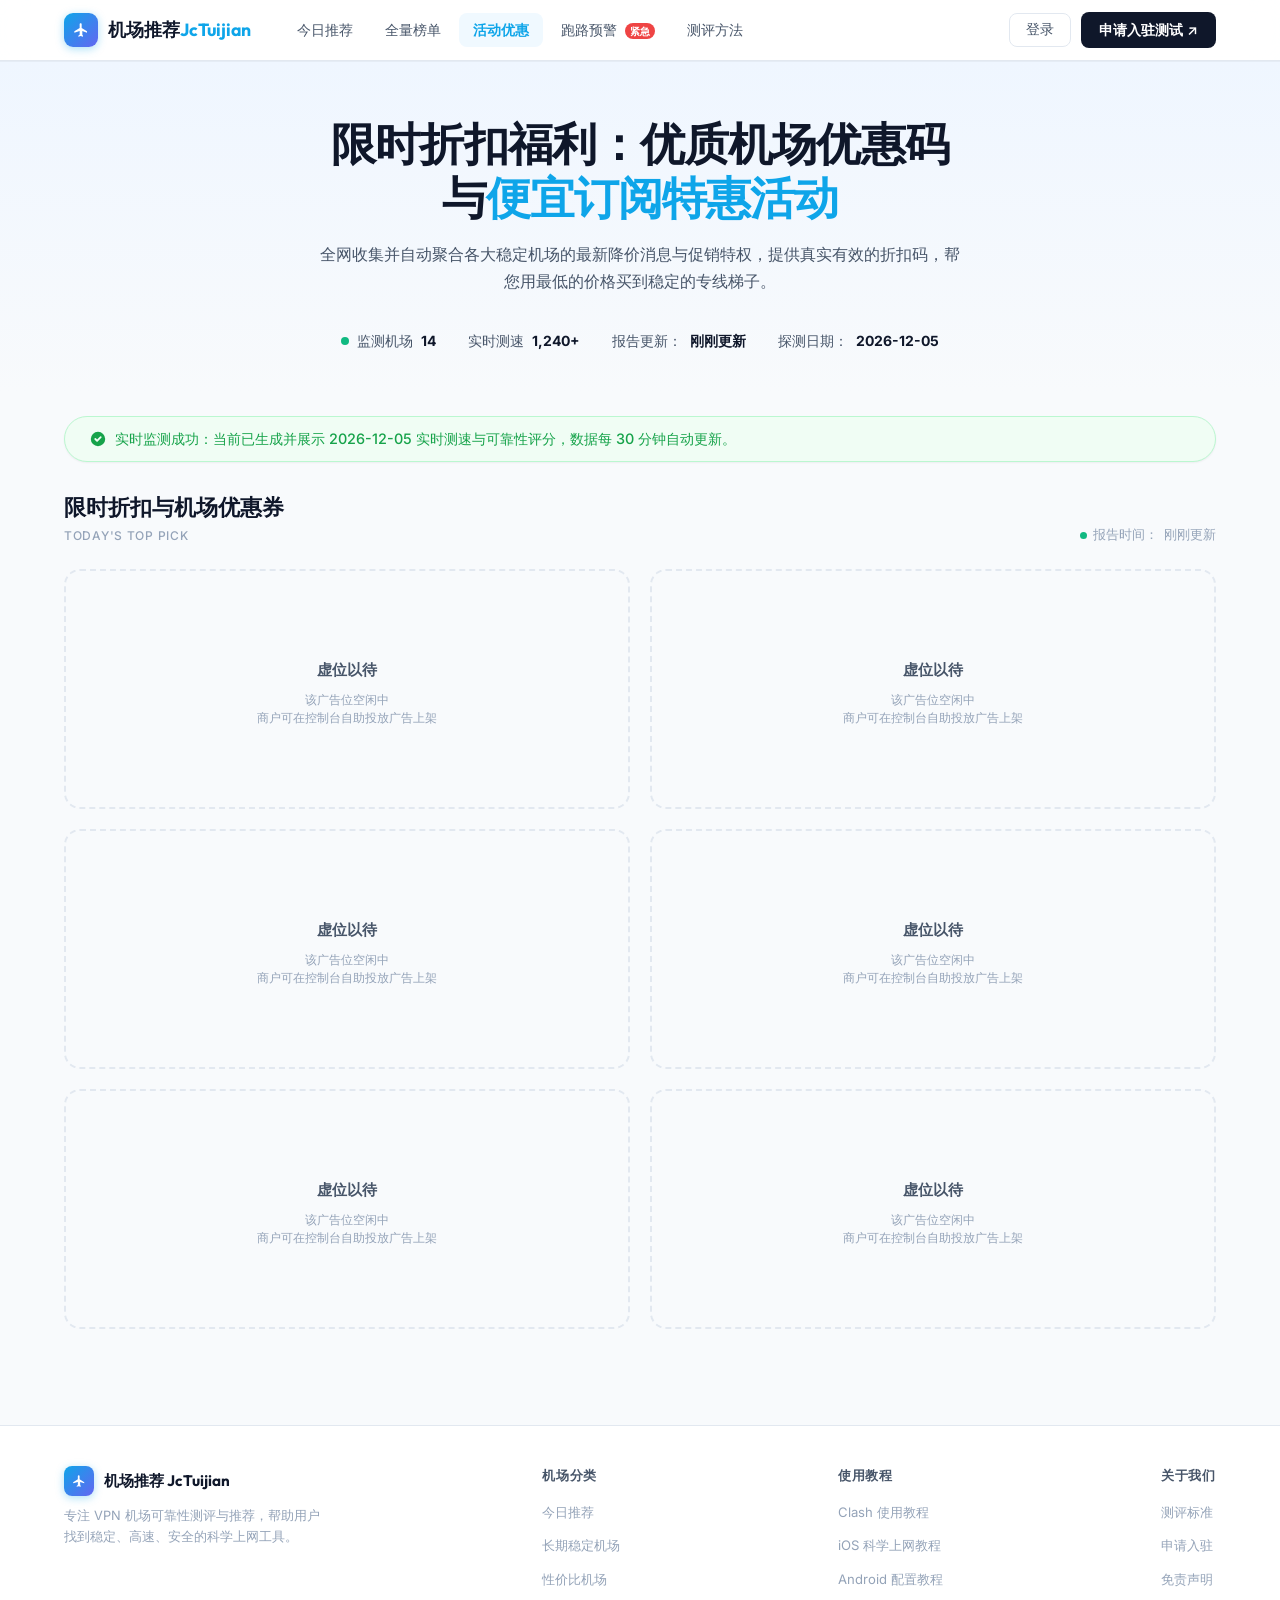
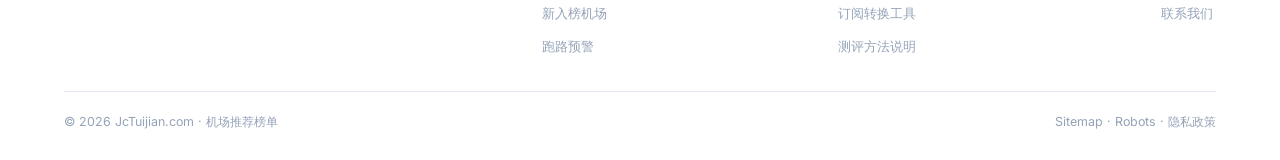
<file: promo.html>
<!DOCTYPE html>
<html lang="zh-CN">
<head>
  <meta charset="UTF-8" />
  <meta name="viewport" content="width=device-width, initial-scale=1.0" />

  <!-- ── SEO 核心 ────────────────────────────────────────── -->
  <title>机场优惠码与特惠套餐汇总 | 便宜稳定翻墙梯子省钱指南 - JcTuijian</title>
  <meta name="description" content="为您精选各大优质机场的限时优惠券与充值促销折扣。汇总高性价比的便宜套餐，帮助您以最优惠的价格锁定高速稳定的科学上网节点，省钱更省心。" />
  <meta name="keywords" content="机场推荐,VPN机场,科学上网,梯子推荐,便宜机场,稳定机场,Clash机场,2026机场推荐,机场测评" />
  <meta name="robots" content="index, follow" />
  <link rel="canonical" href="https://jctuijian.com/promo.html" />

  <!-- ── Open Graph ──────────────────────────────────────── -->
  <meta property="og:type"        content="website" />
  <meta property="og:url" content="https://jctuijian.com/promo.html" />
  <meta property="og:title"       content="限时特惠：优质机场优惠码 与 便宜订阅折扣福利" />
  <meta property="og:description" content="网罗大厂近期促销折扣，提供专属优惠码与活动礼包，帮助大家花最少的钱用上好线路。" />
  <meta property="og:locale"      content="zh_CN" />

  <!-- ── Twitter Card ────────────────────────────────────── -->
  <meta name="twitter:card"        content="summary_large_image" />
  <meta name="twitter:title"       content="常用翻墙梯子最新折扣大礼包 - JcTuijian" />
  <meta name="twitter:description" content="网罗各大机场限时促销与独家优惠券。" />

  <!-- ── JSON-LD 结构化数据 ─────────────────────────────── -->
  <script type="application/ld+json">
  {
    "@context": "https://schema.org",
    "@type": "WebSite",
    "name": "机场推荐 JcTuijian",
    "url": "https://jctuijian.com/",
    "description": "2026年VPN机场推荐榜单，实时监测机场可靠性，覆盖今日推荐、长期稳定、性价比等分类。",
    "inLanguage": "zh-CN",
    "potentialAction": {
      "@type": "SearchAction",
      "target": "https://jctuijian.com/?q={search_term_string}",
      "query-input": "required name=search_term_string"
    }
  }
  </script>
  <script type="application/ld+json">
  {
    "@context": "https://schema.org",
    "@type": "ItemList",
    "name": "2026年机场VPN推荐榜单",
    "url": "https://jctuijian.com/",
    "numberOfItems": 9,
    "itemListElement": [
      { "@type": "ListItem", "position": 1, "name": "大象网络", "url": "https://jctuijian.com/airports/elephant/" },
      { "@type": "ListItem", "position": 2, "name": "Now加速",  "url": "https://jctuijian.com/airports/now/" },
      { "@type": "ListItem", "position": 3, "name": "山水云",   "url": "https://jctuijian.com/airports/shanshui/" },
      { "@type": "ListItem", "position": 4, "name": "瞬云",     "url": "https://jctuijian.com/airports/shun/" },
      { "@type": "ListItem", "position": 5, "name": "仙路湾",   "url": "https://jctuijian.com/airports/xianlu/" },
      { "@type": "ListItem", "position": 6, "name": "锦云",     "url": "https://jctuijian.com/airports/jinyun/" }
    ]
  }
  </script>

  <!-- ── 样式 ────────────────────────────────────────────── -->
  <link rel="preconnect" href="https://fonts.googleapis.com" />
  <link rel="preconnect" href="https://fonts.gstatic.com" crossorigin />
  <link rel="stylesheet" href="assets/style.css" />

  <!-- ── Favicon ─────────────────────────────────────────── -->
  <link rel="icon" href="data:image/svg+xml,<svg xmlns='http://www.w3.org/2000/svg' viewBox='0 0 32 32'><rect width='32' height='32' rx='8' fill='%230EA5E9'/><text y='22' x='5' font-size='20'>✈</text></svg>" />
</head>
<body>

<!-- ══════════════════════════════════════════════════════════
     导航栏
══════════════════════════════════════════════════════════ -->
<header>
  <nav class="navbar" id="navbar" aria-label="主导航">
    <div class="container navbar-inner">

      <!-- Logo -->
      <a class="navbar-logo" href="index.html" aria-label="机场推荐 JcTuijian 首页">
        <div class="logo-icon" aria-hidden="true" style="display: flex; align-items: center; justify-content: center;">
          <svg viewBox="0 0 24 24" width="16" height="16" fill="currentColor">
            <path d="M21 16v-2l-8-5V3.5c0-.83-.67-1.5-1.5-1.5S10 2.67 10 3.5V9l-8 5v2l8-2.5V19l-2 1.5V22l3.5-1 3.5 1v-1.5L14 19v-5.5l7 2.5z"/>
          </svg>
        </div>
        <span>机场推荐<span style="color:var(--color-brand);">JcTuijian</span></span>
      </a>

      <!-- Nav Links -->
      <nav class="navbar-nav" aria-label="分类导航">
        <a href="index.html" id="nav-today">今日推荐</a>
        <a href="all.html" id="nav-all">全量榜单</a>
        <a href="promo.html" class="active" id="nav-promo">活动优惠</a>
        <a href="risk.html" id="nav-risk">跑路预警 <span class="badge">紧急</span></a>
        <a href="method.html" id="nav-method">测评方法</a>
      </nav>

      <!-- Actions -->
      <div class="navbar-actions">
        <button class="btn-ghost" id="btn-login" aria-label="登录">登录</button>
        <a href="portal.html" class="btn-primary" id="btn-apply" aria-label="申请入驻测试">
          申请入驻测试 ↗
        </a>
      </div>

    </div>
  </nav>
</header>

<!-- ══════════════════════════════════════════════════════════
     Hero 区
══════════════════════════════════════════════════════════ -->
<section class="hero" aria-labelledby="hero-title">
  <div class="container">
    <h1 id="hero-title">
      限时折扣福利：优质机场优惠码<br />与<span>便宜订阅特惠活动</span>
    </h1>
    <p class="hero-subtitle">
      全网收集并自动聚合各大稳定机场的最新降价消息与促销特权，提供真实有效的折扣码，帮您用最低的价格买到稳定的专线梯子。
    </p>

    <!-- 实时统计 -->
    <div class="hero-stats" aria-label="站点统计">
      <div class="hero-stat">
        <span class="dot" aria-hidden="true"></span>
        监测机场 <strong><span id="stat-monitored">0</span></strong>
      </div>
      <div class="hero-stat">
        实时测速 <strong><span id="stat-speedtests">0</span>+</strong>
      </div>
      <div class="hero-stat">
        报告更新：<strong><span id="stat-update">--</span></strong>
      </div>
      <div class="hero-stat">
        探测日期：<strong><span id="stat-detect-date">--</span></strong>
      </div>
    </div>
  </div>
</section>

<!-- 监测提示条 -->
<div class="container" id="detect-notice-container" style="margin-top: 24px; margin-bottom: -8px; display: none;">
  <div id="detect-notice-bar" style="display: flex; align-items: center; gap: 8px; padding: 10px 24px; border-radius: 9999px; font-size: 0.9rem; font-weight: 500; border: 1px solid #fcd34d; background-color: #fffbeb; color: #b45309; box-shadow: 0 1px 2px 0 rgba(0, 0, 0, 0.05); flex-wrap: wrap;">
    <svg viewBox="0 0 20 20" fill="currentColor" style="width: 18px; height: 18px; flex-shrink: 0; color: #d97706;">
      <path fill-rule="evenodd" d="M8.257 3.099c.765-1.36 2.722-1.36 3.486 0l5.58 9.92c.75 1.334-.213 2.98-1.742 2.98H4.42c-1.53 0-2.493-1.646-1.743-2.98l5.58-9.92zM11 13a1 1 0 11-2 0 1 1 0 012 0zm-1-8a1 1 0 00-1 1v3a1 1 0 002 0V6a1 1 0 00-1-1z" clip-rule="evenodd" />
    </svg>
    <span id="detect-notice-text">--</span>
  </div>
</div>

<!-- ══════════════════════════════════════════════════════════
     分类 Tab 栏
══════════════════════════════════════════════════════════ -->
<div class="category-tabs" id="category-tabs" role="tablist" aria-label="机场分类">
  <div class="container">
    <div class="tabs-inner">
      <button class="tab-btn active" data-cat="today"  role="tab" aria-selected="true"  aria-controls="cards-grid" id="tab-today">
        今日推荐
      </button>
      <button class="tab-btn" data-cat="stable" role="tab" aria-selected="false" aria-controls="cards-grid" id="tab-stable">
        长期稳定
      </button>
      <button class="tab-btn" data-cat="value"  role="tab" aria-selected="false" aria-controls="cards-grid" id="tab-value">
        性价比
      </button>
      <button class="tab-btn" data-cat="new"    role="tab" aria-selected="false" aria-controls="cards-grid" id="tab-new">
        新入榜
      </button>
      <button class="tab-btn" data-cat="risk"   role="tab" aria-selected="false" aria-controls="cards-grid" id="tab-risk">
        风险预警
      </button>
    </div>
  </div>
</div>

<!-- ══════════════════════════════════════════════════════════
     排行榜主体
══════════════════════════════════════════════════════════ -->
<main id="ranking-section">
  <div class="container">
    <section class="section">

      <!-- Section Header -->
      <div class="section-header">
        <div class="section-title-group">
          <div class="section-icon" id="section-icon-text" aria-hidden="true" style="display:none"></div>
          <div>
            <h2 class="section-title" id="section-title-text">今日推荐机场</h2>
            <p class="section-subtitle">TODAY'S TOP PICK</p>
          </div>
        </div>
        <div class="section-meta">
          <span class="live-dot" aria-hidden="true"></span>
          报告时间：<span id="stat-update-2">19 小时前</span>
        </div>
      </div>

      <!-- 卡片网格（由 app.js 动态填充）-->
      <div class="cards-grid" id="cards-grid" role="list" aria-label="机场推荐列表">
        <!-- 加载占位 -->
        <div class="empty-state" style="grid-column:1/-1">
          <p>数据加载中...</p>
        </div>
      </div>

    </section>
  </div>
</main>

<!-- ══════════════════════════════════════════════════════════
     Footer
══════════════════════════════════════════════════════════ -->
<footer class="footer">
  <div class="container">
    <div class="footer-inner">

      <!-- Brand -->
      <div class="footer-brand">
        <div class="logo-row">
          <div class="logo-icon" style="width:30px;height:30px;background:linear-gradient(135deg,#0EA5E9,#6366F1);border-radius:8px;display:flex;align-items:center;justify-content:center;color:#fff;box-shadow:0 2px 8px rgba(14,165,233,.35)">
            <svg viewBox="0 0 24 24" width="14" height="14" fill="currentColor">
              <path d="M21 16v-2l-8-5V3.5c0-.83-.67-1.5-1.5-1.5S10 2.67 10 3.5V9l-8 5v2l8-2.5V19l-2 1.5V22l3.5-1 3.5 1v-1.5L14 19v-5.5l7 2.5z"/>
            </svg>
          </div>
          <span class="logo-text">机场推荐 JcTuijian</span>
        </div>
        <p>专注 VPN 机场可靠性测评与推荐，帮助用户找到稳定、高速、安全的科学上网工具。</p>
      </div>

      <!-- 快捷链接 -->
      <div class="footer-links">
        <h4>机场分类</h4>
        <ul>
          <li><a href="#">今日推荐</a></li>
          <li><a href="#">长期稳定机场</a></li>
          <li><a href="#">性价比机场</a></li>
          <li><a href="#">新入榜机场</a></li>
          <li><a href="#">跑路预警</a></li>
        </ul>
      </div>

      <!-- 教程 -->
      <div class="footer-links">
        <h4>使用教程</h4>
        <ul>
          <li><a href="#">Clash 使用教程</a></li>
          <li><a href="#">iOS 科学上网教程</a></li>
          <li><a href="#">Android 配置教程</a></li>
          <li><a href="#">订阅转换工具</a></li>
          <li><a href="#">测评方法说明</a></li>
        </ul>
      </div>

      <!-- 关于 -->
      <div class="footer-links">
        <h4>关于我们</h4>
        <ul>
          <li><a href="#">测评标准</a></li>
          <li><a href="#">申请入驻</a></li>
          <li><a href="#">免责声明</a></li>
          <li><a href="mailto:admin@jctuijian.com">联系我们</a></li>
        </ul>
      </div>

    </div>

    <!-- Bottom Bar -->
    <div class="footer-bottom">
      <span>© 2026 <a href="https://jctuijian.com/">JcTuijian.com</a> · 机场推荐榜单</span>
      <span>
        <a href="/sitemap.xml">Sitemap</a> ·
        <a href="/robots.txt">Robots</a> ·
        <a href="#">隐私政策</a>
      </span>
    </div>
  </div>
</footer>

<!-- ══════════════════════════════════════════════════════════
     脚本
══════════════════════════════════════════════════════════ -->
<script src="assets/data.js?v=202606282"></script>
<script src="assets/app.js?v=202606282"></script>

<!-- 开发提示（上线前删除）-->
<script>
  // 将 stat-update-2 与 stat-update 同步
  window.addEventListener('DOMContentLoaded', () => {
    const a = document.getElementById('stat-update');
    const b = document.getElementById('stat-update-2');
    if (a && b) {
      const observer = new MutationObserver(() => { b.textContent = a.textContent; });
      observer.observe(a, { childList: true, subtree: true, characterData: true });
      b.textContent = window.SITE_STATS?.lastUpdate || '--';
    }
  });
</script>

</body>
</html>
</file>
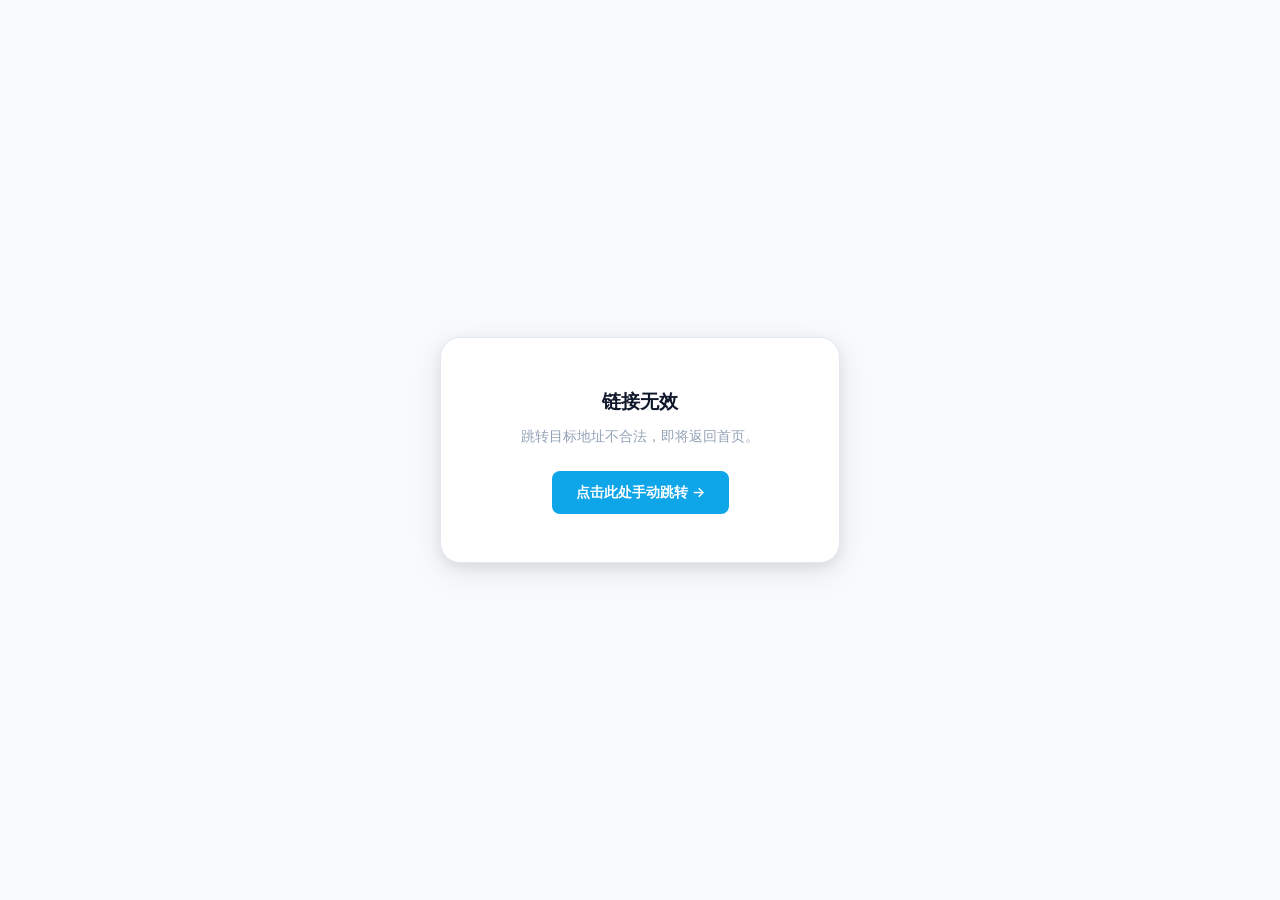
<file: redirect.html>
<!DOCTYPE html>
<html lang="zh-CN">
<head>
  <meta charset="UTF-8" />
  <meta name="viewport" content="width=device-width, initial-scale=1.0" />
  <title>正在跳转至机场官网... - JcTuijian</title>
  <meta name="robots" content="noindex, nofollow" />
  <link rel="canonical" href="https://jctuijian.com/" />
  <link rel="stylesheet" href="assets/style.css" />
  <link rel="icon" href="data:image/svg+xml,<svg xmlns='http://www.w3.org/2000/svg' viewBox='0 0 32 32'><rect width='32' height='32' rx='8' fill='%230EA5E9'/><text y='22' x='5' font-size='20'>✈</text></svg>" />
</head>
<body>

<div class="redirect-page">
  <div class="redirect-box">
    <div class="redirect-spinner" id="spinner" aria-label="加载中"></div>
    <h1 class="redirect-title" id="redirect-title">正在跳转...</h1>
    <p class="redirect-desc" id="redirect-desc">即将前往机场官网，请稍候。</p>
    <div class="redirect-cta" id="redirect-cta">
      <a href="#" id="redirect-manual-link">点击此处手动跳转 →</a>
    </div>
  </div>
</div>

<script src="assets/data.js?v=202606282"></script>
<script>
/* ── 点击中转页核心逻辑 ── */
(async function () {
  const params    = new URLSearchParams(window.location.search);
  const airportId = params.get('id')      || '';
  let encodedUrl  = params.get('url')     || '';
  const from      = params.get('from')    || 'unknown';
  const charged   = params.get('charged') || '0';  // 1 = 计费成功, 0 = 防刷跳过

  // 从本地数据源查找默认的机场名称和URL作为首屏渲染及网络故障兜底
  const airports = window.AIRPORTS_DATA || [];
  const airport  = airports.find(a => a.id === airportId);
  let name       = airport ? airport.name : '目标机场';
  let targetUrl  = '';

  // 如果传入了 airportId，尝试从 Supabase 实时拉取该机场最新的官网链接
  if (airportId) {
    try {
      const resp = await fetch(
        `https://jsdvhryfmuadxaijmsjb.supabase.co/rest/v1/airports?select=name,website_url,affiliate_url&id=eq.${airportId}`,
        {
          headers: {
            'apikey':        'sb_publishable_ufJ4lt-JiL9ONh5X9X6ZHw_PE58RM1F',
            'Authorization': 'Bearer sb_publishable_ufJ4lt-JiL9ONh5X9X6ZHw_PE58RM1F',
          }
        }
      );
      if (resp.ok) {
        const rows = await resp.json();
        if (rows && rows.length > 0) {
          const dbRow = rows[0];
          name = dbRow.name || name;
          // 优先使用商户更新后的推广/官网链接
          const dbUrl = dbRow.affiliate_url || dbRow.website_url;
          if (dbUrl) {
            encodedUrl = dbUrl;
          }
        }
      }
    } catch (e) {
      console.warn('中转页实时拉取最新官网链接失败，将使用传入参数或静态兜底', e);
    }
  }

  // 解码目标 URL
  try {
    targetUrl = decodeURIComponent(encodedUrl);
  } catch (e) {
    targetUrl = encodedUrl;
  }

  // 如果 URL 为空，尝试使用数据源中的默认 URL
  if (!targetUrl && airport && airport.url) {
    targetUrl = airport.url;
  }

  // 校验基本合法性（只允许 http/https）
  if (!targetUrl || !/^https?:\/\//i.test(targetUrl)) {
    document.getElementById('redirect-title').textContent = '链接无效';
    document.getElementById('redirect-desc').textContent  = '跳转目标地址不合法，即将返回首页。';
    document.getElementById('spinner').style.display = 'none';
    setTimeout(() => { window.location.href = '/'; }, 2000);
    return;
  }

  // 更新页面文字
  document.getElementById('redirect-title').textContent =
    `正在跳转至 ${name} 官网...`;
  document.getElementById('redirect-desc').textContent =
    charged === '1'
      ? `本次跳转已计入有效点击统计。如未自动跳转，请点击下方按钮。`
      : `本次跳转（来源：${from}）。如未自动跳转，请点击下方按钮。`;

  // 设置手动跳转按钮链接
  const linkEl  = document.getElementById('redirect-manual-link');
  linkEl.href   = targetUrl;
  linkEl.setAttribute('target', '_self');
  linkEl.setAttribute('rel', 'noopener noreferrer');

  // 上报点击到后端（可选 - 生产阶段启用）
  // fetch('/api/v1/redirect-confirm', {
  //   method: 'POST',
  //   headers: { 'Content-Type': 'application/json' },
  //   body: JSON.stringify({ id: airportId, from, charged: charged === '1', ts: Date.now() }),
  //   keepalive: true,
  // }).catch(() => {});

  // 立即执行跳转（新 Tab 模式：window.open；同 Tab 模式：location.href）
  // 此处选择同 Tab 跳转，与"官网"按钮在新 Tab 打开不同
  setTimeout(() => {
    window.location.href = targetUrl;
  }, 800);

})();
</script>

</body>
</html>
</file>
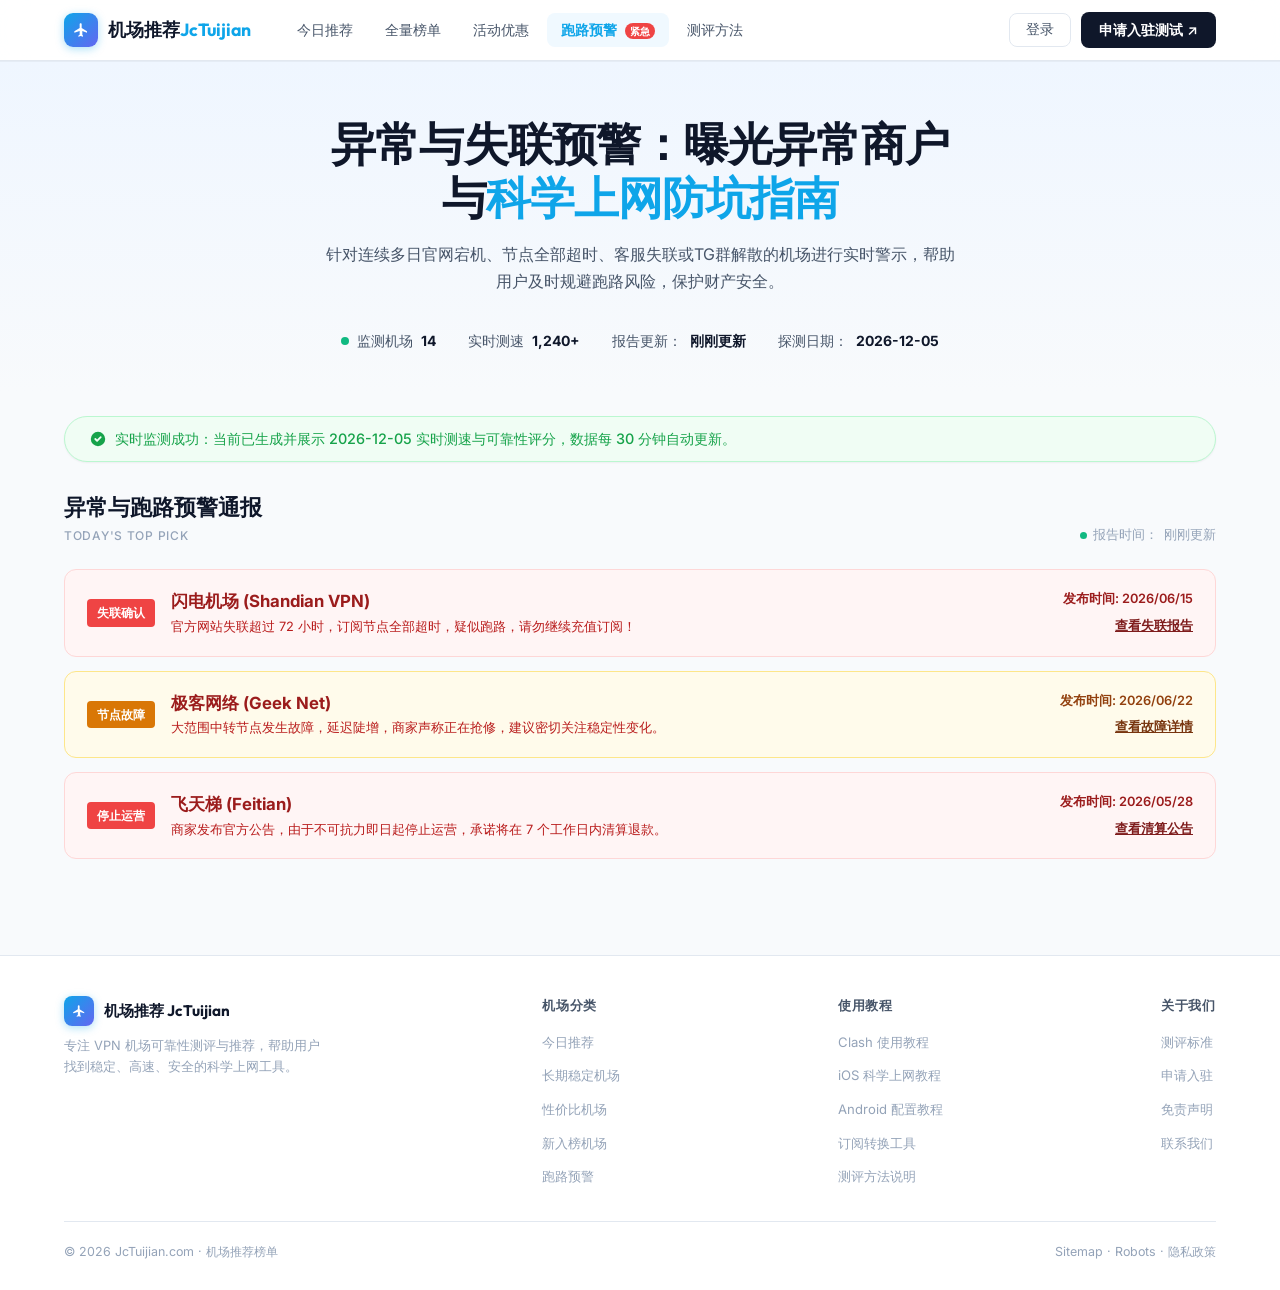
<file: risk.html>
<!DOCTYPE html>
<html lang="zh-CN">
<head>
  <meta charset="UTF-8" />
  <meta name="viewport" content="width=device-width, initial-scale=1.0" />

  <!-- ── SEO 核心 ────────────────────────────────────────── -->
  <title>机场异常关停与跑路预警 | 翻墙梯子防坑及退款提示 - JcTuijian</title>
  <meta name="description" content="实时播报连续超时、官网域名无法解析或TG群组异常关闭的机场黑名单。帮您第一时间规避跑路机场，保障翻墙用户的资金与网络访问安全。" />
  <meta name="keywords" content="机场推荐,VPN机场,科学上网,梯子推荐,便宜机场,稳定机场,Clash机场,2026机场推荐,机场测评" />
  <meta name="robots" content="index, follow" />
  <link rel="canonical" href="https://jctuijian.com/risk.html" />

  <!-- ── Open Graph ──────────────────────────────────────── -->
  <meta property="og:type"        content="website" />
  <meta property="og:url" content="https://jctuijian.com/risk.html" />
  <meta property="og:title"       content="掉线预警：跑路异常机场通报 与 科学避坑安全备忘" />
  <meta property="og:description" content="针对连续多日无法访问、节点长期超时的失联商户进行公开警示，提供及时退坑警告。" />
  <meta property="og:locale"      content="zh_CN" />

  <!-- ── Twitter Card ────────────────────────────────────── -->
  <meta name="twitter:card"        content="summary_large_image" />
  <meta name="twitter:title"       content="机场跑路与失联风险早知道 - JcTuijian" />
  <meta name="twitter:description" content="实时曝光无法打开、停止运营的科学上网梯子名单。" />

  <!-- ── JSON-LD 结构化数据 ─────────────────────────────── -->
  <script type="application/ld+json">
  {
    "@context": "https://schema.org",
    "@type": "WebSite",
    "name": "机场推荐 JcTuijian",
    "url": "https://jctuijian.com/",
    "description": "2026年VPN机场推荐榜单，实时监测机场可靠性，覆盖今日推荐、长期稳定、性价比等分类。",
    "inLanguage": "zh-CN",
    "potentialAction": {
      "@type": "SearchAction",
      "target": "https://jctuijian.com/?q={search_term_string}",
      "query-input": "required name=search_term_string"
    }
  }
  </script>
  <script type="application/ld+json">
  {
    "@context": "https://schema.org",
    "@type": "ItemList",
    "name": "2026年机场VPN推荐榜单",
    "url": "https://jctuijian.com/",
    "numberOfItems": 9,
    "itemListElement": [
      { "@type": "ListItem", "position": 1, "name": "大象网络", "url": "https://jctuijian.com/airports/elephant/" },
      { "@type": "ListItem", "position": 2, "name": "Now加速",  "url": "https://jctuijian.com/airports/now/" },
      { "@type": "ListItem", "position": 3, "name": "山水云",   "url": "https://jctuijian.com/airports/shanshui/" },
      { "@type": "ListItem", "position": 4, "name": "瞬云",     "url": "https://jctuijian.com/airports/shun/" },
      { "@type": "ListItem", "position": 5, "name": "仙路湾",   "url": "https://jctuijian.com/airports/xianlu/" },
      { "@type": "ListItem", "position": 6, "name": "锦云",     "url": "https://jctuijian.com/airports/jinyun/" }
    ]
  }
  </script>

  <!-- ── 样式 ────────────────────────────────────────────── -->
  <link rel="preconnect" href="https://fonts.googleapis.com" />
  <link rel="preconnect" href="https://fonts.gstatic.com" crossorigin />
  <link rel="stylesheet" href="assets/style.css" />

  <!-- ── Favicon ─────────────────────────────────────────── -->
  <link rel="icon" href="data:image/svg+xml,<svg xmlns='http://www.w3.org/2000/svg' viewBox='0 0 32 32'><rect width='32' height='32' rx='8' fill='%230EA5E9'/><text y='22' x='5' font-size='20'>✈</text></svg>" />
</head>
<body>

<!-- ══════════════════════════════════════════════════════════
     导航栏
══════════════════════════════════════════════════════════ -->
<header>
  <nav class="navbar" id="navbar" aria-label="主导航">
    <div class="container navbar-inner">

      <!-- Logo -->
      <a class="navbar-logo" href="index.html" aria-label="机场推荐 JcTuijian 首页">
        <div class="logo-icon" aria-hidden="true" style="display: flex; align-items: center; justify-content: center;">
          <svg viewBox="0 0 24 24" width="16" height="16" fill="currentColor">
            <path d="M21 16v-2l-8-5V3.5c0-.83-.67-1.5-1.5-1.5S10 2.67 10 3.5V9l-8 5v2l8-2.5V19l-2 1.5V22l3.5-1 3.5 1v-1.5L14 19v-5.5l7 2.5z"/>
          </svg>
        </div>
        <span>机场推荐<span style="color:var(--color-brand);">JcTuijian</span></span>
      </a>

      <!-- Nav Links -->
      <nav class="navbar-nav" aria-label="分类导航">
        <a href="index.html" id="nav-today">今日推荐</a>
        <a href="all.html" id="nav-all">全量榜单</a>
        <a href="promo.html" id="nav-promo">活动优惠</a>
        <a href="risk.html" class="active" id="nav-risk">跑路预警 <span class="badge">紧急</span></a>
        <a href="method.html" id="nav-method">测评方法</a>
      </nav>

      <!-- Actions -->
      <div class="navbar-actions">
        <button class="btn-ghost" id="btn-login" aria-label="登录">登录</button>
        <a href="portal.html" class="btn-primary" id="btn-apply" aria-label="申请入驻测试">
          申请入驻测试 ↗
        </a>
      </div>

    </div>
  </nav>
</header>

<!-- ══════════════════════════════════════════════════════════
     Hero 区
══════════════════════════════════════════════════════════ -->
<section class="hero" aria-labelledby="hero-title">
  <div class="container">
    <h1 id="hero-title">
      异常与失联预警：曝光异常商户<br />与<span>科学上网防坑指南</span>
    </h1>
    <p class="hero-subtitle">
      针对连续多日官网宕机、节点全部超时、客服失联或TG群解散的机场进行实时警示，帮助用户及时规避跑路风险，保护财产安全。
    </p>

    <!-- 实时统计 -->
    <div class="hero-stats" aria-label="站点统计">
      <div class="hero-stat">
        <span class="dot" aria-hidden="true"></span>
        监测机场 <strong><span id="stat-monitored">0</span></strong>
      </div>
      <div class="hero-stat">
        实时测速 <strong><span id="stat-speedtests">0</span>+</strong>
      </div>
      <div class="hero-stat">
        报告更新：<strong><span id="stat-update">--</span></strong>
      </div>
      <div class="hero-stat">
        探测日期：<strong><span id="stat-detect-date">--</span></strong>
      </div>
    </div>
  </div>
</section>

<!-- 监测提示条 -->
<div class="container" id="detect-notice-container" style="margin-top: 24px; margin-bottom: -8px; display: none;">
  <div id="detect-notice-bar" style="display: flex; align-items: center; gap: 8px; padding: 10px 24px; border-radius: 9999px; font-size: 0.9rem; font-weight: 500; border: 1px solid #fcd34d; background-color: #fffbeb; color: #b45309; box-shadow: 0 1px 2px 0 rgba(0, 0, 0, 0.05); flex-wrap: wrap;">
    <svg viewBox="0 0 20 20" fill="currentColor" style="width: 18px; height: 18px; flex-shrink: 0; color: #d97706;">
      <path fill-rule="evenodd" d="M8.257 3.099c.765-1.36 2.722-1.36 3.486 0l5.58 9.92c.75 1.334-.213 2.98-1.742 2.98H4.42c-1.53 0-2.493-1.646-1.743-2.98l5.58-9.92zM11 13a1 1 0 11-2 0 1 1 0 012 0zm-1-8a1 1 0 00-1 1v3a1 1 0 002 0V6a1 1 0 00-1-1z" clip-rule="evenodd" />
    </svg>
    <span id="detect-notice-text">--</span>
  </div>
</div>

<!-- ══════════════════════════════════════════════════════════
     分类 Tab 栏
══════════════════════════════════════════════════════════ -->
<div class="category-tabs" id="category-tabs" role="tablist" aria-label="机场分类">
  <div class="container">
    <div class="tabs-inner">
      <button class="tab-btn active" data-cat="today"  role="tab" aria-selected="true"  aria-controls="cards-grid" id="tab-today">
        今日推荐
      </button>
      <button class="tab-btn" data-cat="stable" role="tab" aria-selected="false" aria-controls="cards-grid" id="tab-stable">
        长期稳定
      </button>
      <button class="tab-btn" data-cat="value"  role="tab" aria-selected="false" aria-controls="cards-grid" id="tab-value">
        性价比
      </button>
      <button class="tab-btn" data-cat="new"    role="tab" aria-selected="false" aria-controls="cards-grid" id="tab-new">
        新入榜
      </button>
      <button class="tab-btn" data-cat="risk"   role="tab" aria-selected="false" aria-controls="cards-grid" id="tab-risk">
        风险预警
      </button>
    </div>
  </div>
</div>

<!-- ══════════════════════════════════════════════════════════
     排行榜主体
══════════════════════════════════════════════════════════ -->
<main id="ranking-section">
  <div class="container">
    <section class="section">

      <!-- Section Header -->
      <div class="section-header">
        <div class="section-title-group">
          <div class="section-icon" id="section-icon-text" aria-hidden="true" style="display:none"></div>
          <div>
            <h2 class="section-title" id="section-title-text">今日推荐机场</h2>
            <p class="section-subtitle">TODAY'S TOP PICK</p>
          </div>
        </div>
        <div class="section-meta">
          <span class="live-dot" aria-hidden="true"></span>
          报告时间：<span id="stat-update-2">19 小时前</span>
        </div>
      </div>

      <!-- 卡片网格（由 app.js 动态填充）-->
      <div class="cards-grid" id="cards-grid" role="list" aria-label="机场推荐列表">
        <!-- 加载占位 -->
        <div class="empty-state" style="grid-column:1/-1">
          <p>数据加载中...</p>
        </div>
      </div>

    </section>
  </div>
</main>

<!-- ══════════════════════════════════════════════════════════
     Footer
══════════════════════════════════════════════════════════ -->
<footer class="footer">
  <div class="container">
    <div class="footer-inner">

      <!-- Brand -->
      <div class="footer-brand">
        <div class="logo-row">
          <div class="logo-icon" style="width:30px;height:30px;background:linear-gradient(135deg,#0EA5E9,#6366F1);border-radius:8px;display:flex;align-items:center;justify-content:center;color:#fff;box-shadow:0 2px 8px rgba(14,165,233,.35)">
            <svg viewBox="0 0 24 24" width="14" height="14" fill="currentColor">
              <path d="M21 16v-2l-8-5V3.5c0-.83-.67-1.5-1.5-1.5S10 2.67 10 3.5V9l-8 5v2l8-2.5V19l-2 1.5V22l3.5-1 3.5 1v-1.5L14 19v-5.5l7 2.5z"/>
            </svg>
          </div>
          <span class="logo-text">机场推荐 JcTuijian</span>
        </div>
        <p>专注 VPN 机场可靠性测评与推荐，帮助用户找到稳定、高速、安全的科学上网工具。</p>
      </div>

      <!-- 快捷链接 -->
      <div class="footer-links">
        <h4>机场分类</h4>
        <ul>
          <li><a href="#">今日推荐</a></li>
          <li><a href="#">长期稳定机场</a></li>
          <li><a href="#">性价比机场</a></li>
          <li><a href="#">新入榜机场</a></li>
          <li><a href="#">跑路预警</a></li>
        </ul>
      </div>

      <!-- 教程 -->
      <div class="footer-links">
        <h4>使用教程</h4>
        <ul>
          <li><a href="#">Clash 使用教程</a></li>
          <li><a href="#">iOS 科学上网教程</a></li>
          <li><a href="#">Android 配置教程</a></li>
          <li><a href="#">订阅转换工具</a></li>
          <li><a href="#">测评方法说明</a></li>
        </ul>
      </div>

      <!-- 关于 -->
      <div class="footer-links">
        <h4>关于我们</h4>
        <ul>
          <li><a href="#">测评标准</a></li>
          <li><a href="#">申请入驻</a></li>
          <li><a href="#">免责声明</a></li>
          <li><a href="mailto:admin@jctuijian.com">联系我们</a></li>
        </ul>
      </div>

    </div>

    <!-- Bottom Bar -->
    <div class="footer-bottom">
      <span>© 2026 <a href="https://jctuijian.com/">JcTuijian.com</a> · 机场推荐榜单</span>
      <span>
        <a href="/sitemap.xml">Sitemap</a> ·
        <a href="/robots.txt">Robots</a> ·
        <a href="#">隐私政策</a>
      </span>
    </div>
  </div>
</footer>

<!-- ══════════════════════════════════════════════════════════
     脚本
══════════════════════════════════════════════════════════ -->
<script src="assets/data.js?v=202606282"></script>
<script src="assets/app.js?v=202606282"></script>

<!-- 开发提示（上线前删除）-->
<script>
  // 将 stat-update-2 与 stat-update 同步
  window.addEventListener('DOMContentLoaded', () => {
    const a = document.getElementById('stat-update');
    const b = document.getElementById('stat-update-2');
    if (a && b) {
      const observer = new MutationObserver(() => { b.textContent = a.textContent; });
      observer.observe(a, { childList: true, subtree: true, characterData: true });
      b.textContent = window.SITE_STATS?.lastUpdate || '--';
    }
  });
</script>

</body>
</html>
</file>
<file: assets/style.css>
/* ============================================================
   jctuijian.com — 全站设计系统
   ============================================================ */

@import url('https://fonts.googleapis.com/css2?family=Inter:wght@300;400;500;600;700;800&family=Outfit:wght@400;600;700;800&display=swap');

/* ── CSS 变量 ─────────────────────────────────────────────── */
:root {
  --font-body: 'Inter', 'PingFang SC', 'Microsoft YaHei', sans-serif;
  --font-display: 'Outfit', 'PingFang SC', sans-serif;

  --color-bg:        #F8FAFC;
  --color-surface:   #FFFFFF;
  --color-border:    #E2E8F0;
  --color-border-hover: #CBD5E1;

  --color-text-primary:   #0F172A;
  --color-text-secondary: #475569;
  --color-text-muted:     #94A3B8;

  --color-brand:      #0EA5E9;
  --color-brand-dark: #0284C7;
  --color-brand-bg:   #F0F9FF;

  --color-score-high:   #10B981;
  --color-score-mid:    #F59E0B;
  --color-score-low:    #EF4444;

  --color-risk-bg:    #FFF5F5;
  --color-risk-border:#FED7D7;

  --radius-sm:  8px;
  --radius-md:  12px;
  --radius-lg:  16px;
  --radius-xl:  20px;

  --shadow-sm:  0 1px 3px rgba(0,0,0,.06), 0 1px 2px rgba(0,0,0,.04);
  --shadow-md:  0 4px 16px rgba(0,0,0,.08), 0 2px 6px rgba(0,0,0,.05);
  --shadow-lg:  0 8px 30px rgba(0,0,0,.10), 0 4px 12px rgba(0,0,0,.06);
  --shadow-hover: 0 12px 40px rgba(14,165,233,.15), 0 4px 16px rgba(0,0,0,.08);

  --transition: .18s cubic-bezier(.4,0,.2,1);
}

/* ── Reset & Base ─────────────────────────────────────────── */
*, *::before, *::after { box-sizing: border-box; margin: 0; padding: 0; }
html { scroll-behavior: smooth; font-size: 16px; }
body {
  font-family: var(--font-body);
  background: var(--color-bg);
  color: var(--color-text-primary);
  line-height: 1.6;
  -webkit-font-smoothing: antialiased;
}
a { text-decoration: none; color: inherit; }
img { max-width: 100%; }

/* ── Layout ───────────────────────────────────────────────── */
.container { max-width: 1200px; margin: 0 auto; padding: 0 24px; }

/* ── Navbar ───────────────────────────────────────────────── */
.navbar {
  position: sticky; top: 0; z-index: 100;
  background: rgba(255,255,255,.88);
  backdrop-filter: blur(16px);
  -webkit-backdrop-filter: blur(16px);
  border-bottom: 1px solid var(--color-border);
  box-shadow: 0 1px 0 rgba(0,0,0,.04);
}
.navbar-inner {
  display: flex; align-items: center; justify-content: space-between;
  height: 60px; gap: 32px;
}
.navbar-logo {
  display: flex; align-items: center; gap: 10px;
  font-family: var(--font-display);
  font-size: 1.1rem; font-weight: 700;
  color: var(--color-text-primary);
  flex-shrink: 0;
}
.navbar-logo .logo-icon {
  width: 34px; height: 34px;
  background: linear-gradient(135deg, #0EA5E9 0%, #6366F1 100%);
  border-radius: 9px;
  display: flex; align-items: center; justify-content: center;
  font-size: 16px; color: #fff;
  box-shadow: 0 2px 8px rgba(14,165,233,.35);
}
.navbar-nav {
  display: flex; align-items: center; gap: 4px; flex: 1;
}
.navbar-nav a {
  padding: 6px 14px; border-radius: var(--radius-sm);
  font-size: .875rem; font-weight: 500;
  color: var(--color-text-secondary);
  transition: background var(--transition), color var(--transition);
  white-space: nowrap;
  position: relative;
}
.navbar-nav a:hover { background: var(--color-brand-bg); color: var(--color-brand); }
.navbar-nav a.active { background: var(--color-brand-bg); color: var(--color-brand); font-weight: 600; }
.navbar-nav .badge {
  display: inline-block;
  background: #EF4444; color: #fff;
  font-size: 10px; font-weight: 700;
  padding: 1px 5px; border-radius: 20px;
  margin-left: 4px; vertical-align: middle;
  line-height: 1.4;
}
.navbar-actions { display: flex; align-items: center; gap: 10px; flex-shrink: 0; }
.btn-ghost {
  padding: 7px 16px; border-radius: var(--radius-sm);
  font-size: .875rem; font-weight: 500;
  color: var(--color-text-secondary); background: transparent;
  border: 1px solid var(--color-border);
  cursor: pointer; transition: all var(--transition);
}
.btn-ghost:hover { border-color: var(--color-brand); color: var(--color-brand); }
.btn-primary {
  padding: 7px 18px; border-radius: var(--radius-sm);
  font-size: .875rem; font-weight: 600;
  background: var(--color-text-primary); color: #fff;
  border: none; cursor: pointer;
  transition: all var(--transition);
  display: flex; align-items: center; gap: 6px;
  white-space: nowrap;
}
.btn-primary:hover { background: #334155; transform: translateY(-1px); box-shadow: var(--shadow-md); }

/* ── Hero ─────────────────────────────────────────────────── */
.hero {
  padding: 56px 0 40px;
  text-align: center;
  background: linear-gradient(180deg, #EFF6FF 0%, var(--color-bg) 100%);
}
.hero h1 {
  font-family: var(--font-display);
  font-size: clamp(1.8rem, 4vw, 2.8rem);
  font-weight: 800; line-height: 1.2;
  color: var(--color-text-primary);
  letter-spacing: -.02em; margin-bottom: 16px;
}
.hero h1 span { color: var(--color-brand); }
.hero-subtitle {
  max-width: 640px; margin: 0 auto 32px;
  color: var(--color-text-secondary); font-size: 1rem; line-height: 1.7;
}
.hero-stats {
  display: inline-flex; gap: 32px; flex-wrap: wrap;
  align-items: center; justify-content: center;
}
.hero-stat {
  display: flex; align-items: center; gap: 8px;
  font-size: .875rem; color: var(--color-text-secondary);
}
.hero-stat .dot {
  width: 8px; height: 8px; border-radius: 50%;
  background: #10B981; animation: pulse 2s infinite;
}
@keyframes pulse {
  0%, 100% { opacity: 1; transform: scale(1); }
  50%       { opacity: .6; transform: scale(1.3); }
}
.hero-stat strong { color: var(--color-text-primary); font-weight: 700; }

/* ── Category Tabs ────────────────────────────────────────── */
.category-tabs {
  padding: 8px 0 0;
  border-bottom: 1px solid var(--color-border);
  background: var(--color-surface);
  position: sticky; top: 60px; z-index: 90;
}
.tabs-inner {
  display: flex; gap: 0; overflow-x: auto;
  -ms-overflow-style: none; scrollbar-width: none;
}
.tabs-inner::-webkit-scrollbar { display: none; }
.tab-btn {
  flex-shrink: 0;
  padding: 12px 22px 11px;
  border: none; background: transparent;
  font-family: var(--font-body); font-size: .9rem; font-weight: 500;
  color: var(--color-text-secondary); cursor: pointer;
  border-bottom: 2px solid transparent; margin-bottom: -1px;
  transition: all var(--transition); white-space: nowrap;
}
.tab-btn:hover { color: var(--color-brand); }
.tab-btn.active {
  color: var(--color-brand); font-weight: 600;
  border-bottom-color: var(--color-brand);
}
.tab-btn .tab-icon { margin-right: 6px; font-size: 1em; }

/* ── Section Header ───────────────────────────────────────── */
.section { padding: 36px 0; }
.section-header {
  display: flex; align-items: flex-end; justify-content: space-between;
  margin-bottom: 24px;
}
.section-title-group { display: flex; align-items: center; gap: 14px; }
.section-icon {
  width: 40px; height: 40px; border-radius: var(--radius-sm);
  background: linear-gradient(135deg, #0EA5E9, #6366F1);
  display: flex; align-items: center; justify-content: center;
  font-size: 18px; flex-shrink: 0;
  box-shadow: 0 4px 12px rgba(14,165,233,.3);
}
.section-title {
  font-family: var(--font-display); font-size: 1.35rem;
  font-weight: 700; color: var(--color-text-primary);
}
.section-subtitle {
  font-size: .75rem; font-weight: 500;
  color: var(--color-text-muted); letter-spacing: .06em;
  text-transform: uppercase; margin-top: 2px;
}
.section-meta {
  display: flex; align-items: center; gap: 6px;
  font-size: .8rem; color: var(--color-text-muted);
}
.section-meta .live-dot {
  width: 7px; height: 7px; border-radius: 50%;
  background: #10B981; flex-shrink: 0;
  animation: pulse 2s infinite;
}

/* ── Airport Card Grid ────────────────────────────────────── */
.cards-grid {
  display: grid;
  grid-template-columns: repeat(3, 1fr);
  gap: 18px;
}
@media (max-width: 900px) { .cards-grid { grid-template-columns: repeat(2, 1fr); } }
@media (max-width: 560px) { .cards-grid { grid-template-columns: 1fr; } }

/* ── Airport Card ─────────────────────────────────────────── */
.airport-card {
  background: var(--color-surface);
  border: 1px solid var(--color-border);
  border-radius: var(--radius-lg);
  padding: 22px;
  transition: all var(--transition);
  cursor: default;
  position: relative;
  overflow: hidden;
}
.airport-card::before {
  content: '';
  position: absolute; top: 0; left: 0; right: 0; height: 3px;
  background: linear-gradient(90deg, #0EA5E9, #6366F1);
  opacity: 0; transition: opacity var(--transition);
}
.airport-card:hover {
  border-color: var(--color-brand);
  box-shadow: var(--shadow-hover);
  transform: translateY(-3px);
}
.airport-card:hover::before { opacity: 1; }
.airport-card.risk-card {
  background: var(--color-risk-bg);
  border-color: var(--color-risk-border);
}
.airport-card.risk-card::before { background: linear-gradient(90deg, #EF4444, #F97316); }

/* Card Header */
.card-header { display: flex; align-items: flex-start; justify-content: space-between; margin-bottom: 14px; }
.card-name { font-weight: 700; font-size: 1rem; color: var(--color-text-primary); }
.card-score-wrap { text-align: right; flex-shrink: 0; }
.card-score-label { font-size: .68rem; color: var(--color-text-muted); font-weight: 500; letter-spacing: .04em; display: block; }
.card-score {
  font-family: var(--font-display);
  font-size: 1.6rem; font-weight: 800; line-height: 1;
}
.card-score.high  { color: var(--color-score-high); }
.card-score.mid   { color: var(--color-score-mid); }
.card-score.low   { color: var(--color-score-low); }
.card-delta {
  font-size: .75rem; font-weight: 600;
  color: #10B981; margin-top: 2px; display: block;
}
.card-delta.down { color: var(--color-score-low); }

/* Tags */
.card-tags { display: flex; flex-wrap: wrap; gap: 6px; margin-bottom: 16px; }
.card-tag {
  display: inline-flex; align-items: center;
  padding: 3px 9px; border-radius: 20px;
  font-size: .72rem; font-weight: 600;
  border-width: 1px; border-style: solid;
  white-space: nowrap;
}

/* Meta row */
.card-meta {
  display: grid; grid-template-columns: 1fr 1fr;
  gap: 10px; margin-bottom: 14px;
  padding: 12px; background: var(--color-bg);
  border-radius: var(--radius-sm);
}
.meta-item .meta-label { font-size: .7rem; color: var(--color-text-muted); font-weight: 500; margin-bottom: 2px; }
.meta-item .meta-value { font-size: .875rem; font-weight: 700; color: var(--color-text-primary); }

/* Conclusion */
.card-conclusion {
  font-size: .8rem; line-height: 1.6;
  color: var(--color-text-secondary);
  border-left: 3px solid var(--color-border);
  padding-left: 10px; margin-bottom: 18px;
  min-height: 48px;
}
.card-conclusion strong { color: var(--color-brand-dark); }

/* Card Actions */
.card-actions { display: flex; gap: 10px; }
.btn-report {
  flex: 1; padding: 9px 14px; border-radius: var(--radius-sm);
  background: var(--color-text-primary); color: #fff;
  font-size: .83rem; font-weight: 600;
  border: none; cursor: pointer;
  transition: all var(--transition);
  text-align: center; display: flex; align-items: center; justify-content: center; gap: 4px;
}
.btn-report:hover { background: #1E293B; transform: translateY(-1px); }
.btn-official {
  flex: 0 0 auto; padding: 9px 18px; border-radius: var(--radius-sm);
  background: var(--color-surface); color: var(--color-text-primary);
  font-size: .83rem; font-weight: 600;
  border: 1px solid var(--color-border);
  cursor: pointer; transition: all var(--transition);
  display: flex; align-items: center; gap: 5px;
}
.btn-official:hover { border-color: var(--color-brand); color: var(--color-brand); }
.btn-official-icon { font-size: .85em; opacity: .7; }

/* Risk Card Overrides */
.risk-card .card-conclusion { border-left-color: #EF4444; }
.risk-card .btn-report { background: #EF4444; }
.risk-card .btn-report:hover { background: #DC2626; }

/* ── Empty State ──────────────────────────────────────────── */
.empty-state {
  text-align: center; padding: 60px 24px;
  color: var(--color-text-muted); font-size: .95rem;
}
.empty-state .icon { font-size: 2.5rem; margin-bottom: 12px; display: block; }

/* ── Footer ───────────────────────────────────────────────── */
.footer {
  margin-top: 60px;
  border-top: 1px solid var(--color-border);
  background: var(--color-surface);
  padding: 40px 0 28px;
}
.footer-inner {
  display: flex; justify-content: space-between; gap: 40px; flex-wrap: wrap;
}
.footer-brand .logo-row { display: flex; align-items: center; gap: 10px; margin-bottom: 10px; }
.footer-brand .logo-text { font-family: var(--font-display); font-weight: 700; font-size: .95rem; }
.footer-brand p { font-size: .8rem; color: var(--color-text-muted); max-width: 260px; line-height: 1.6; }
.footer-links h4 { font-size: .8rem; font-weight: 700; color: var(--color-text-secondary); margin-bottom: 12px; letter-spacing: .06em; text-transform: uppercase; }
.footer-links ul { list-style: none; display: flex; flex-direction: column; gap: 8px; }
.footer-links a { font-size: .82rem; color: var(--color-text-muted); transition: color var(--transition); }
.footer-links a:hover { color: var(--color-brand); }
.footer-bottom {
  margin-top: 32px; padding-top: 20px;
  border-top: 1px solid var(--color-border);
  display: flex; justify-content: space-between; align-items: center; flex-wrap: wrap; gap: 8px;
  font-size: .78rem; color: var(--color-text-muted);
}
.footer-bottom a { color: var(--color-text-muted); }
.footer-bottom a:hover { color: var(--color-brand); }

/* ── Redirect Page ────────────────────────────────────────── */
.redirect-page {
  min-height: 100vh;
  display: flex; align-items: center; justify-content: center;
  background: var(--color-bg);
}
.redirect-box {
  background: var(--color-surface);
  border: 1px solid var(--color-border);
  border-radius: var(--radius-xl);
  padding: 48px 40px; text-align: center;
  max-width: 400px; width: 100%;
  box-shadow: var(--shadow-lg);
}
.redirect-spinner {
  width: 48px; height: 48px; border-radius: 50%;
  border: 3px solid var(--color-border);
  border-top-color: var(--color-brand);
  animation: spin .8s linear infinite;
  margin: 0 auto 20px;
}
@keyframes spin { to { transform: rotate(360deg); } }
.redirect-title { font-family: var(--font-display); font-size: 1.2rem; font-weight: 700; margin-bottom: 8px; }
.redirect-desc { font-size: .88rem; color: var(--color-text-muted); }
.redirect-cta { margin-top: 24px; }
.redirect-cta a {
  display: inline-block; padding: 10px 24px;
  background: var(--color-brand); color: #fff;
  border-radius: var(--radius-sm); font-weight: 600; font-size: .875rem;
  transition: background var(--transition);
}
.redirect-cta a:hover { background: var(--color-brand-dark); }

/* ── Animations ───────────────────────────────────────────── */
@keyframes fadeUp {
  from { opacity: 0; transform: translateY(16px); }
  to   { opacity: 1; transform: translateY(0); }
}
.airport-card { animation: fadeUp .35s ease both; }
.airport-card:nth-child(1)  { animation-delay: .03s; }
.airport-card:nth-child(2)  { animation-delay: .07s; }
.airport-card:nth-child(3)  { animation-delay: .11s; }
.airport-card:nth-child(4)  { animation-delay: .15s; }
.airport-card:nth-child(5)  { animation-delay: .19s; }
.airport-card:nth-child(6)  { animation-delay: .23s; }

/* ── Utilities ────────────────────────────────────────────── */
.sr-only { position: absolute; width: 1px; height: 1px; overflow: hidden; clip: rect(0,0,0,0); }

/* ── 动态模块专属样式 (优惠、预警、测评等) ─────────────────── */
.promo-list {
  display: grid;
  grid-template-columns: repeat(2, 1fr);
  gap: 20px;
}
@media (max-width: 768px) { .promo-list { grid-template-columns: 1fr; } }

.promo-card {
  background: var(--color-surface);
  border: 1px solid var(--color-border);
  border-radius: var(--radius-lg);
  padding: 24px;
  position: relative;
  overflow: hidden;
  box-shadow: var(--shadow-sm);
  transition: all var(--transition);
}
.promo-card:hover {
  transform: translateY(-2px);
  box-shadow: var(--shadow-md);
  border-color: var(--color-brand);
}
.promo-badge {
  position: absolute; top: 12px; right: 12px;
  background: #FEF3C7; color: #D97706;
  font-size: 0.72rem; font-weight: 700;
  padding: 3px 9px; border-radius: 20px;
}
.promo-airport-name { font-size: 1.15rem; font-weight: 700; color: var(--color-text-primary); margin-bottom: 6px; }
.promo-title { font-size: 1rem; font-weight: 600; color: var(--color-brand-dark); margin-bottom: 12px; }
.promo-code-wrap {
  display: flex; align-items: center; justify-content: space-between;
  background: var(--color-bg); border: 1px dashed var(--color-border);
  padding: 10px 16px; border-radius: var(--radius-sm); margin-bottom: 16px;
}
.promo-code { font-family: monospace; font-size: 1.05rem; font-weight: 700; color: #1E293B; letter-spacing: 0.05em; }
.promo-copy-btn {
  background: var(--color-brand); color: #fff; border: none;
  padding: 4px 10px; border-radius: 4px; font-size: 0.75rem; font-weight: 600;
  cursor: pointer; transition: background var(--transition);
}
.promo-copy-btn:hover { background: var(--color-brand-dark); }
.promo-desc { font-size: 0.8rem; color: var(--color-text-secondary); line-height: 1.5; }

/* 跑路预警专属样式 */
.warning-log-list {
  display: flex; flex-direction: column; gap: 14px;
}
.warning-log-card {
  background: #FFF5F5; border: 1px solid #FED7D7;
  border-radius: var(--radius-md); padding: 18px 22px;
  display: flex; align-items: center; justify-content: space-between; gap: 20px;
}
@media (max-width: 640px) {
  .warning-log-card { flex-direction: column; align-items: flex-start; gap: 12px; }
}
.warning-log-left { display: flex; align-items: center; gap: 16px; }
.warning-status-badge {
  background: #EF4444; color: #fff; font-size: 0.75rem; font-weight: 700;
  padding: 4px 10px; border-radius: 4px; white-space: nowrap;
}
.warning-airport-info h4 { font-size: 1.05rem; font-weight: 700; color: #9B1C1C; }
.warning-airport-info p { font-size: 0.8rem; color: #B91C1C; margin-top: 2px; }
.warning-log-right { text-align: right; font-size: 0.8rem; color: #9B1C1C; }
.warning-time { font-weight: 600; }
.warning-detail-btn {
  margin-top: 6px; display: inline-block; color: #7F1D1D; text-decoration: underline; font-weight: 600;
}

/* 测评方法专属样式 */
.method-container {
  background: var(--color-surface); border: 1px solid var(--color-border);
  border-radius: var(--radius-lg); padding: 32px; box-shadow: var(--shadow-sm);
}
.method-grid {
  display: grid; grid-template-columns: repeat(4, 1fr); gap: 20px; margin-top: 24px;
}
@media (max-width: 768px) { .method-grid { grid-template-columns: repeat(2, 1fr); } }
@media (max-width: 480px) { .method-grid { grid-template-columns: 1fr; } }

.method-step {
  text-align: center; padding: 20px 16px; background: var(--color-bg);
  border-radius: var(--radius-md); border: 1px solid var(--color-border);
}
.method-step-icon { font-size: 2.2rem; margin-bottom: 12px; display: block; }
.method-step h4 { font-size: 0.95rem; font-weight: 700; color: var(--color-text-primary); margin-bottom: 6px; }
.method-step p { font-size: 0.78rem; color: var(--color-text-secondary); line-height: 1.5; }
.method-intro-text { font-size: 0.9rem; color: var(--color-text-secondary); line-height: 1.7; }
.method-table {
  width: 100%; border-collapse: collapse; margin-top: 24px; font-size: 0.85rem;
}
.method-table th, .method-table td {
  padding: 12px; border: 1px solid var(--color-border); text-align: left;
}
.method-table th { background: var(--color-bg); font-weight: 700; }

/* ── 空白优惠卡片样式 ─────────────────────────────────────── */
.promo-card.empty-promo-card {
  border: 2px dashed var(--color-border);
  background: rgba(248, 250, 252, 0.55);
  display: flex;
  flex-direction: column;
  align-items: center;
  justify-content: center;
  text-align: center;
  padding: 40px 24px;
  min-height: 240px;
  color: var(--color-text-muted);
  cursor: default;
  box-shadow: none;
}
.promo-card.empty-promo-card:hover {
  transform: none;
  box-shadow: none;
  border-color: var(--color-border);
}
.empty-promo-title {
  font-size: 0.95rem;
  font-weight: 700;
  color: var(--color-text-secondary);
}
</file>
